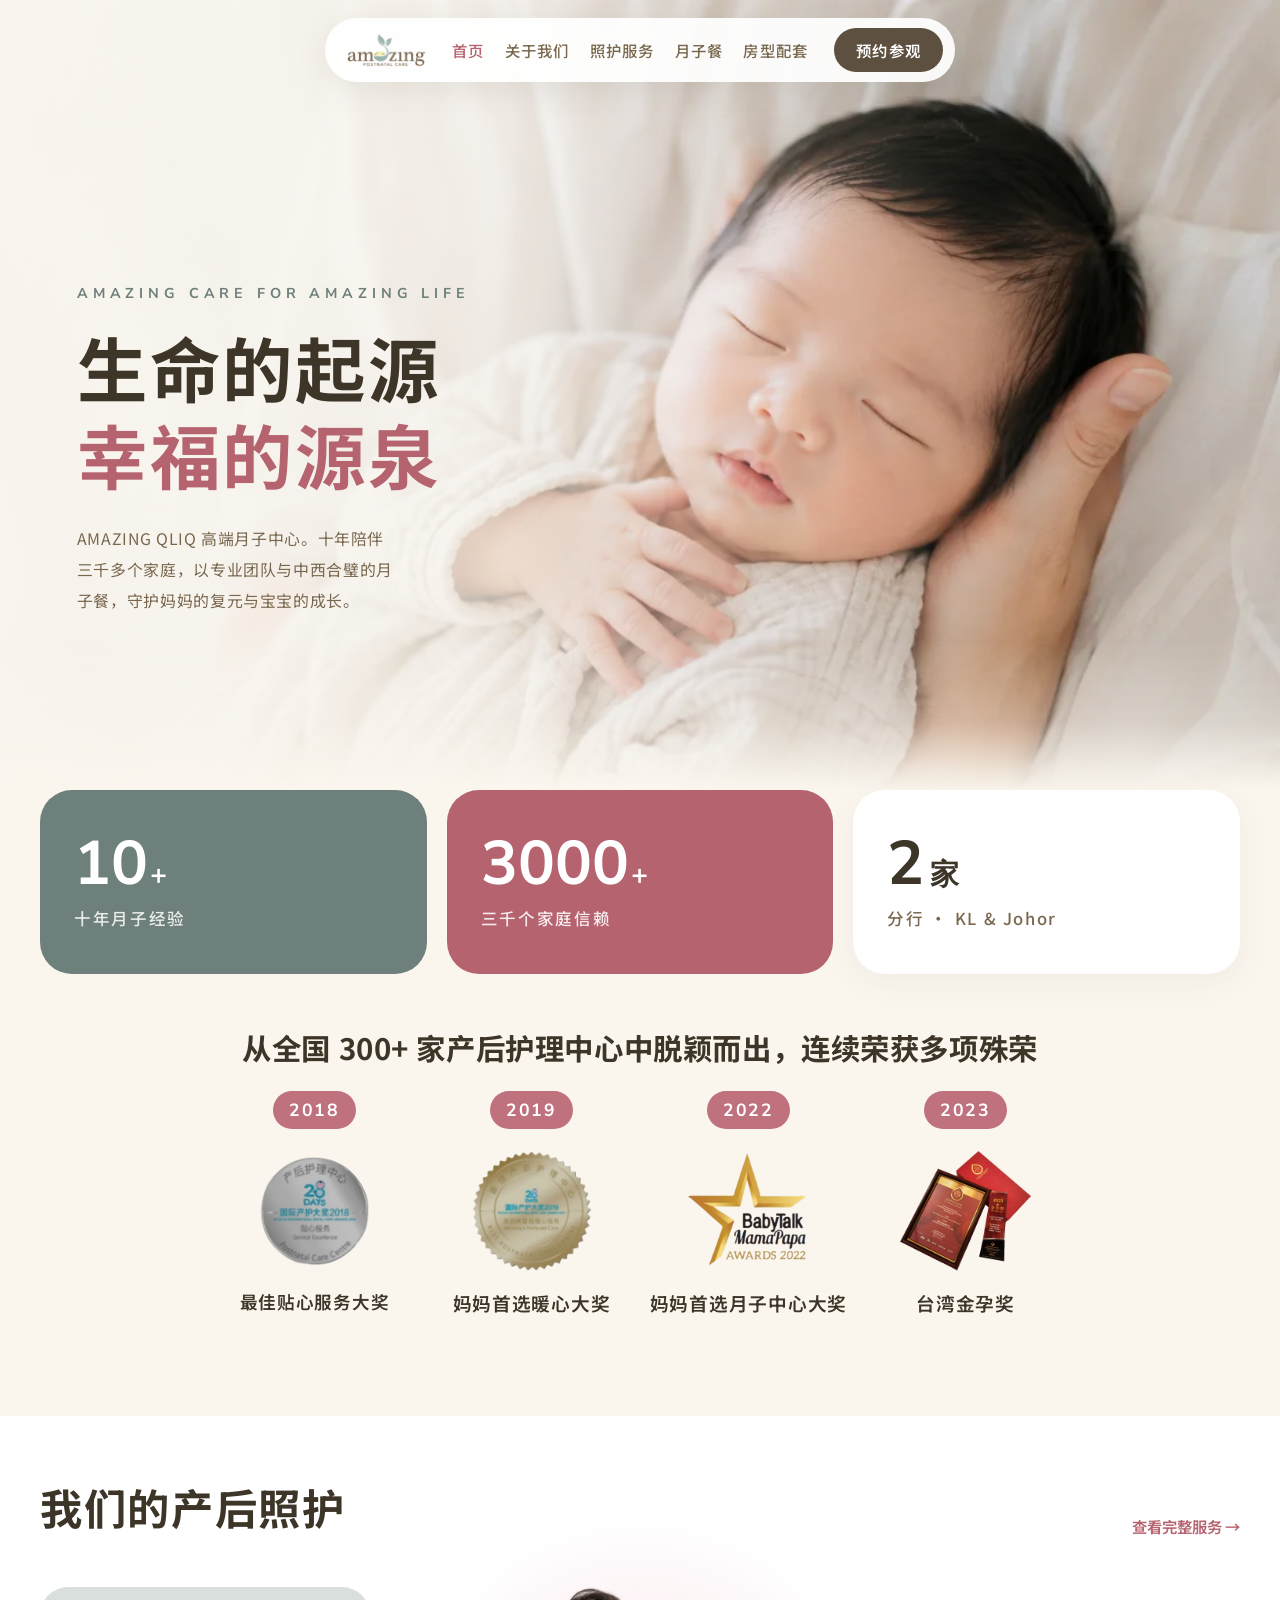
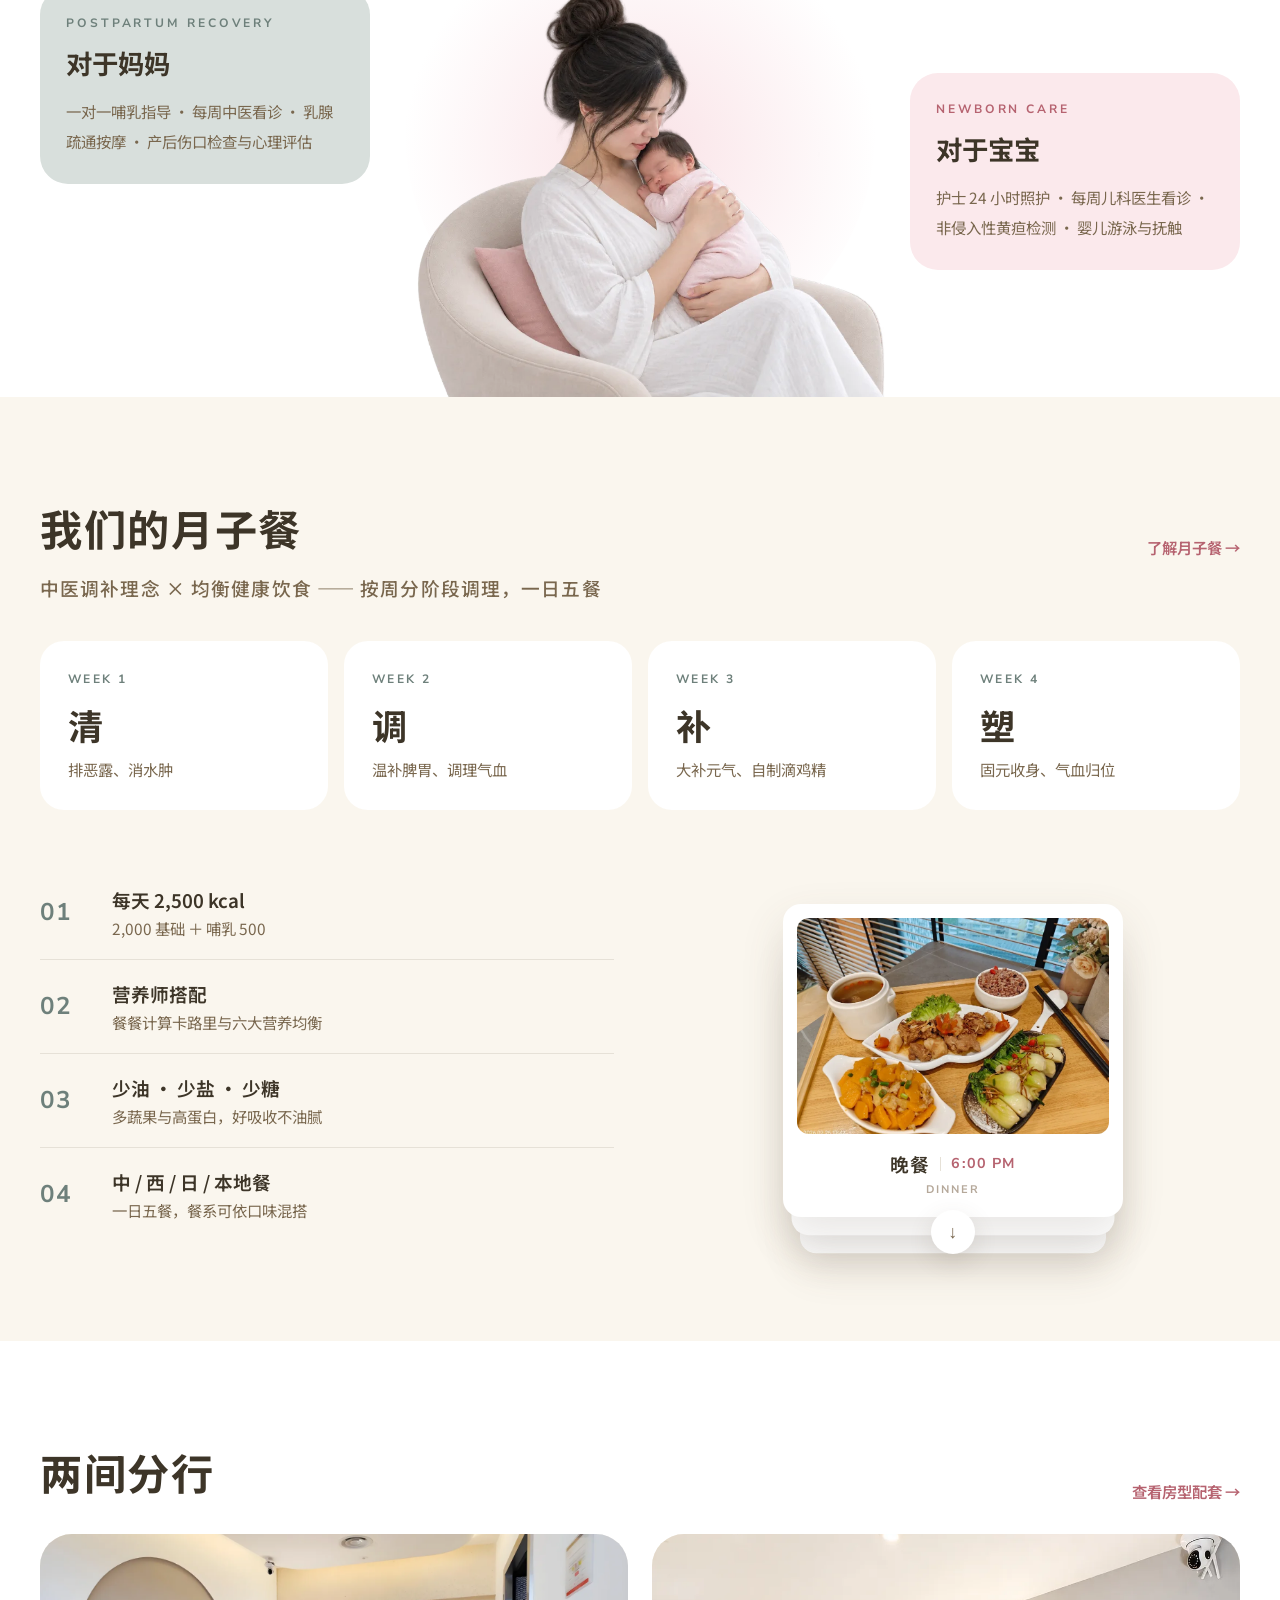
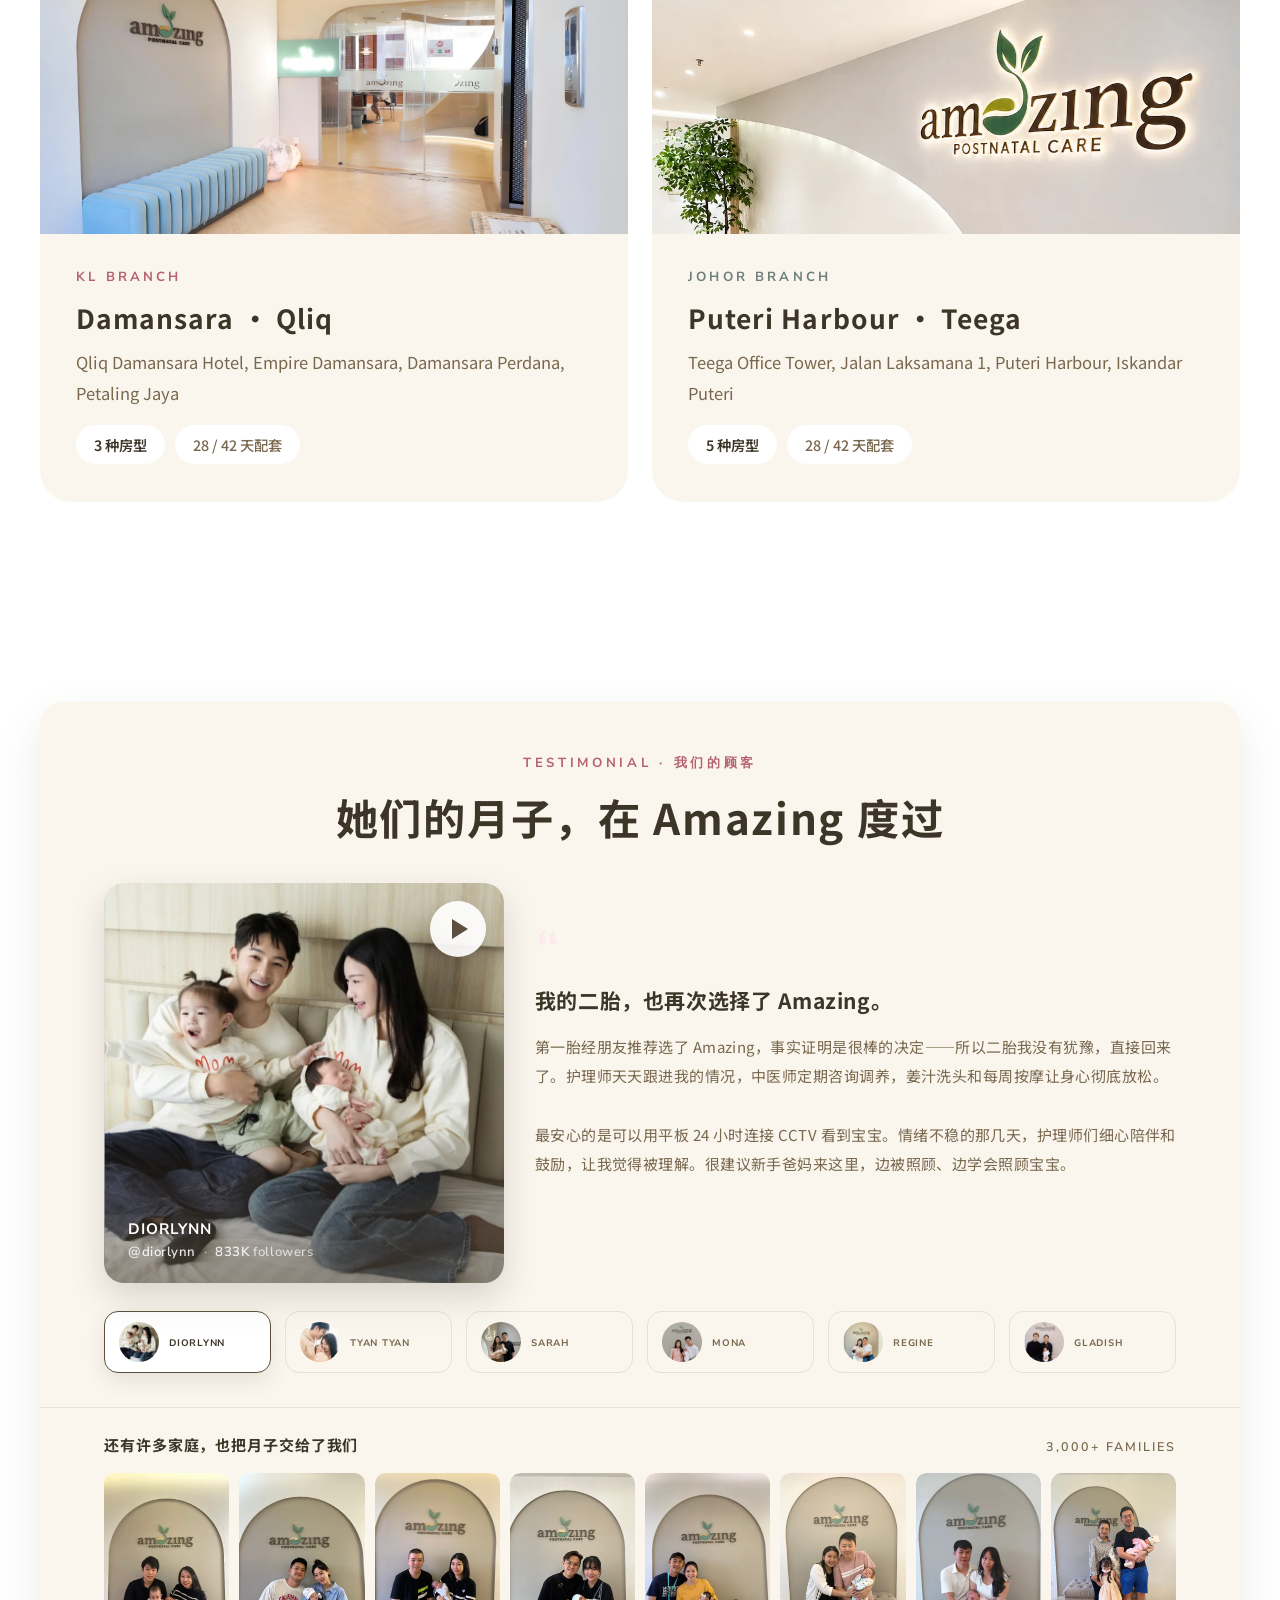
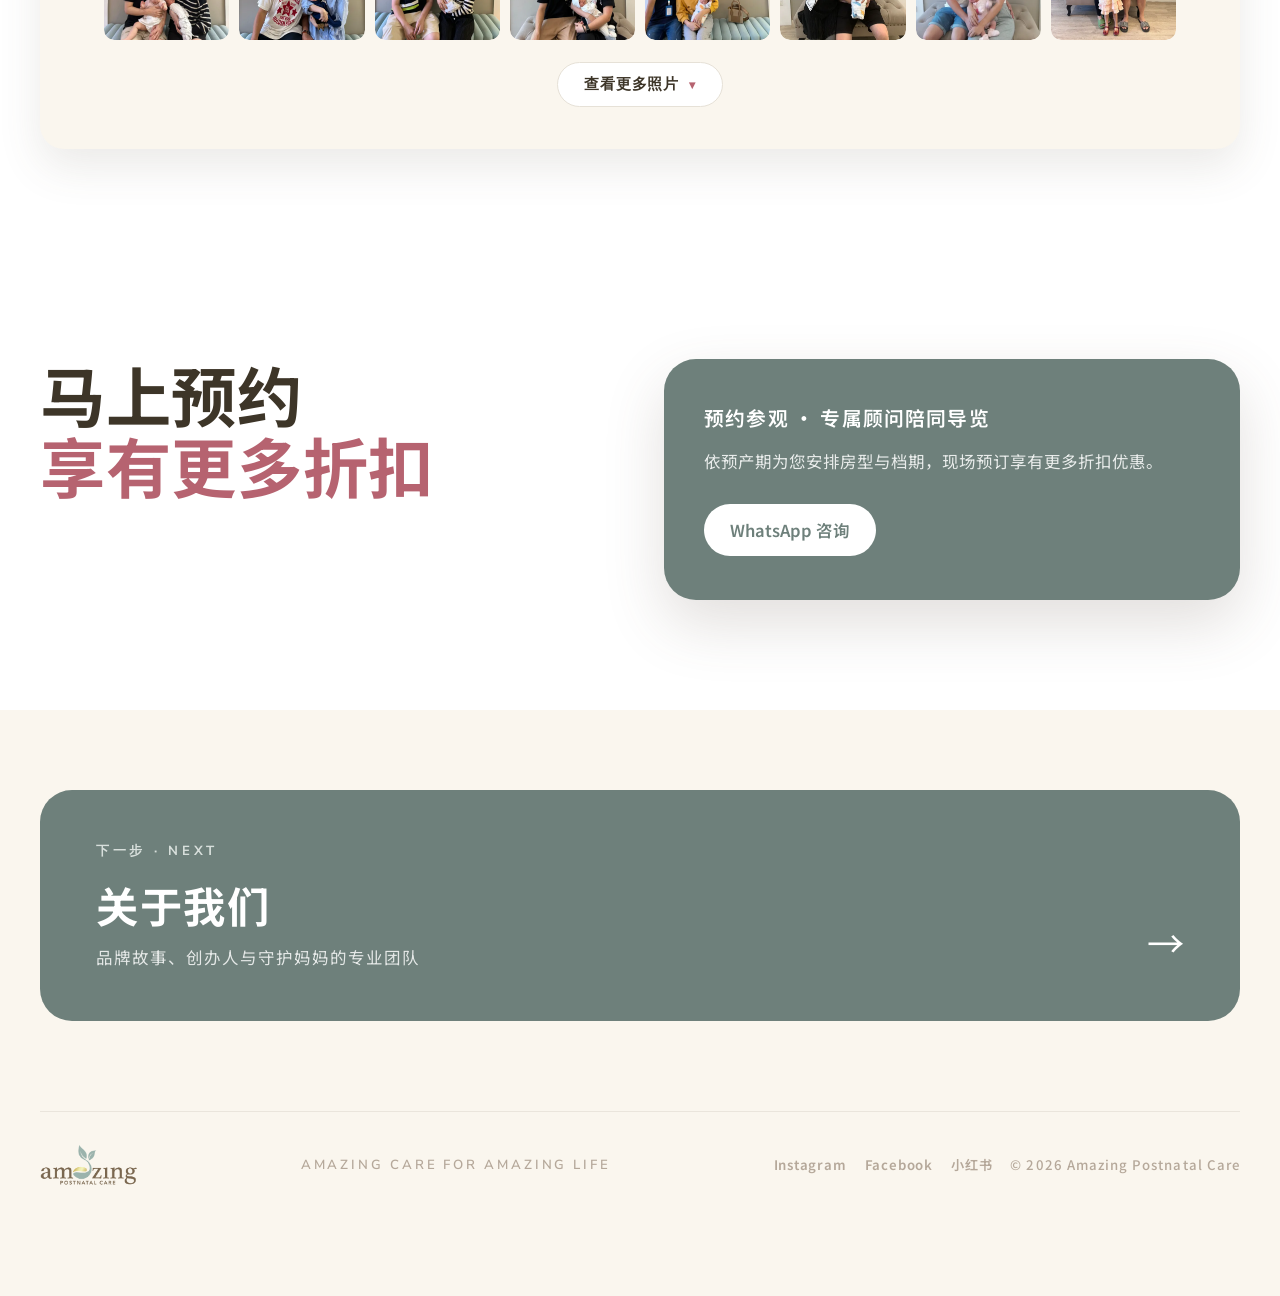
<file: index.html>
<!DOCTYPE html>
<html lang="zh-Hans">
<head>
<meta charset="utf-8">
<meta name="viewport" content="width=device-width, initial-scale=1">
<title>Amazing Postnatal Care 高端月子中心 | KL & Johor 专业产后护理</title>
<meta name="description" content="AMAZING QLIQ 高端月子中心，KL Damansara 与 Johor Puteri Harbour 两间分行。十年陪伴 3000+ 家庭，专业护理团队与中西合璧月子餐，守护妈妈复元与宝宝成长。">
<link rel="icon" href="assets/favicon.svg" type="image/svg+xml">
<link rel="icon" href="assets/favicon-32.png" sizes="32x32">
<link rel="apple-touch-icon" href="assets/favicon-180.png">
<link rel="preload" href="_ds/fonts/fzzzhongjw.ttf" as="font" type="font/ttf" crossorigin="anonymous">
<link rel="stylesheet" href="_ds/colors-and-type.css">
<link rel="stylesheet" href="_ds/styles.css">
<link rel="stylesheet" href="site.css">
<script>
(function(){var v=document.createElement("div");v.style.cssText="position:fixed;inset:0;z-index:9999;background:#faf6ee;pointer-events:none;transition:opacity 320ms cubic-bezier(.16,1,.3,1)";function m(){if(document.body)document.body.appendChild(v);else requestAnimationFrame(m);}m();function d(){v.style.opacity="0";setTimeout(function(){if(v.parentNode)v.parentNode.removeChild(v);},360);}var done=false,go=function(){if(done)return;done=true;requestAnimationFrame(function(){requestAnimationFrame(d);});};if(document.fonts&&document.fonts.ready)document.fonts.ready.then(go);setTimeout(go,2200);})();
</script>
</head>
<body data-build="v3">
<div class="page-veil" data-page-veil></div>
<header class="site-header">
  <div class="nav-pill">
    <a class="nav-logo" href="index.html" aria-label="Amazing Postnatal Care 首页"><img src="[data-uri]" alt="Amazing Postnatal Care" width="320" height="68"></a>
    <nav class="nav-links">
        <a href="index.html" aria-current="page">首页</a>
        <a href="about.html">关于我们</a>
        <a href="care.html">照护服务</a>
        <a href="meals.html">月子餐</a>
        <a href="rooms.html">房型配套</a>
    </nav>
    <a class="nav-cta" href="contact.html">预约参观</a>
    <button class="nav-burger" type="button" data-nav-toggle aria-label="打开菜单"><span></span><span></span><span></span></button>
  </div>
</header>
<div class="nav-drawer" data-nav-drawer>
  <button class="nav-drawer-close" type="button" data-nav-close aria-label="关闭菜单">&#10005;</button>
      <a href="index.html" aria-current="page">首页</a>
        <a href="about.html">关于我们</a>
        <a href="care.html">照护服务</a>
        <a href="meals.html">月子餐</a>
        <a href="rooms.html">房型配套</a>
  <a class="nav-drawer-cta" href="contact.html">预约参观</a>
</div>
<div style="background:var(--paper); color:var(--fg); font-family:var(--font-zh); overflow-x:clip">
  

  <section id="top" style="position:relative; height:100vh; min-height:620px; max-height:900px; overflow:hidden; background:var(--paper)">
    <div data-intro="1" style="position:absolute; inset:0; z-index:20; background:#faf6ee"></div>
    <div data-hero-photo-wrap="1" style="position:absolute; inset:0; overflow:hidden"><img data-hero-photo="1" fetchpriority="high" decoding="async" width="1400" height="788" src="assets/hero-baby-sleep.webp" alt="妈妈怀中安睡的新生宝宝" style="width:100%; height:100%; object-fit:cover; object-position:63% 37%; background:var(--paper); display:block"></div>
    <div data-hero-wash="1" style="position:absolute; inset:0; background:linear-gradient(90deg, rgba(250,246,238,.92) 0, rgba(250,246,238,.72) min(480px, 38%), rgba(250,246,238,.38) min(640px, 52%), rgba(250,246,238,.14) min(820px, 68%), rgba(250,246,238,0) 84%)"></div>
    <div data-hero-copy="1" style="position:absolute; inset:0; display:flex; flex-direction:column; justify-content:center; padding:0 clamp(32px,6vw,110px); max-width:820px; box-sizing:border-box">
      <div style="font-family:var(--font-en); font-size:14.3px; font-weight:700; letter-spacing:.34em; text-transform:uppercase; color:var(--brand-sage-deep)">Amazing Care For Amazing Life</div>
      <h1 style="margin:20px 0 0; font-family:var(--font-zh); font-weight:700; font-size:clamp(48.4px,5.5vw,79.2px); line-height:1.24; letter-spacing:.04em; color:var(--fg-strong)">生命的起源<br><span style="color:var(--rose-deep)">幸福的源泉</span></h1>
      <p style="margin:26px 0 0; max-width:min(318px,100%); font-size:15.9px; font-weight:400; line-height:1.95; letter-spacing:.04em; color:var(--brand-bark)">AMAZING QLIQ 高端月子中心。十年陪伴三千多个家庭，以专业团队与中西合璧的月子餐，守护妈妈的复元与宝宝的成长。</p>
    </div>

  </section>

  

  <section style="background:var(--paper); padding:0 clamp(20px,5vw,40px) 100px; position:relative; z-index:10">
    <div style="position:absolute; left:0; right:0; top:-150px; height:150px; background:linear-gradient(180deg, rgba(250,246,238,0) 0%, rgba(250,246,238,.35) 55%, rgba(250,246,238,.8) 85%, var(--paper) 100%); pointer-events:none"></div>
    
  <div style="position:relative; max-width:1240px; margin:0 auto">
      
      <div style="display:grid; grid-template-columns:repeat(auto-fit,minmax(240px,1fr)); gap:20px; margin-top:-110px">
        <div data-reveal="1" style="background:var(--brand-sage-deep); border-radius:32px; padding:44px 34px; color:#fff">
          <div data-count="10" style="font-family:var(--font-en); font-size:61.6px; font-weight:700; line-height:1">0<span style="font-size:28.6px; margin-left:2px">+</span></div>
          <div style="margin-top:10px; font-size:16.5px; font-weight:500; letter-spacing:.1em; color:rgba(255,255,255,.85)">十年月子经验</div>
        </div>
        <div data-reveal="2" style="background:var(--rose-deep); border-radius:32px; padding:44px 34px; color:#fff">
          <div data-count="3000" style="font-family:var(--font-en); font-size:61.6px; font-weight:700; line-height:1">0<span style="font-size:28.6px; margin-left:2px">+</span></div>
          <div style="margin-top:10px; font-size:16.5px; font-weight:500; letter-spacing:.1em; color:rgba(255,255,255,.88)">三千个家庭信赖</div>
        </div>
        <div data-reveal="3" style="background:#fff; border-radius:32px; padding:44px 34px; box-shadow:0 8px 32px rgba(93,80,64,.06)">
          <div data-count="2" style="font-family:var(--font-en); font-size:61.6px; font-weight:700; line-height:1; color:var(--fg-strong)">0<span style="font-size:28.6px; margin-left:6px">家</span></div>
          <div style="margin-top:10px; font-size:16.5px; font-weight:500; letter-spacing:.1em; color:var(--brand-bark)">分行 · KL &amp; Johor</div>
        </div>
      </div>
      <div data-reveal="1" style="margin-top:51px; max-width:1100px; margin-left:auto; margin-right:auto; text-align:center; font-size:clamp(24.2px,2.3vw,33px); font-weight:700; line-height:1.5; letter-spacing:.02em; color:var(--fg-strong); text-wrap:balance; white-space:normal"><span style="white-space:nowrap">从全国 300+ 家产后护理中心中脱颖而出，</span><span style="white-space:nowrap">连续荣获多项殊荣</span></div>
      <div data-reveal="1" style="margin-top:22px; margin-left:auto; margin-right:auto; max-width:860px; display:grid; grid-template-columns:repeat(auto-fit,minmax(150px,1fr)); gap:8px; align-items:start">
        <div style="display:flex; flex-direction:column; align-items:center; text-align:center">
          <div style="background:var(--rose); color:#fff; border-radius:999px; padding:7px 16px; font-family:var(--font-en); font-size:17.6px; font-weight:700; letter-spacing:.1em">2018</div>
          <div style="height:120px; display:flex; align-items:center; justify-content:center; margin:22px 0 18px"><img width="287" height="285" loading="lazy" decoding="async" src="assets/award-2018.webp" alt="2018 最佳贴心服务大奖" style="max-height:120px; max-width:100%; object-fit:contain; display:block"></div>
          <div style="font-size:17.6px; font-weight:600; letter-spacing:.04em; color:var(--fg-strong)">最佳贴心服务大奖</div>
        </div>
        <div style="display:flex; flex-direction:column; align-items:center; text-align:center">
          <div style="background:var(--rose); color:#fff; border-radius:999px; padding:7px 16px; font-family:var(--font-en); font-size:17.6px; font-weight:700; letter-spacing:.1em">2019</div>
          <div style="height:120px; display:flex; align-items:center; justify-content:center; margin:22px 0 18px"><img width="285" height="285" loading="lazy" decoding="async" src="assets/award-2019.webp" alt="2019 妈妈首选暖心大奖" style="max-height:120px; max-width:100%; object-fit:contain; display:block"></div>
          <div style="font-size:18.7px; font-weight:600; letter-spacing:.04em; color:var(--fg-strong)">妈妈首选暖心大奖</div>
        </div>
        <div style="display:flex; flex-direction:column; align-items:center; text-align:center">
          <div style="background:var(--rose); color:#fff; border-radius:999px; padding:7px 16px; font-family:var(--font-en); font-size:17.6px; font-weight:700; letter-spacing:.1em">2022</div>
          <div style="height:120px; display:flex; align-items:center; justify-content:center; margin:22px 0 18px"><img width="394" height="334" loading="lazy" decoding="async" src="assets/award-2022.webp" alt="2022 妈妈首选月子中心大奖" style="max-height:120px; max-width:100%; object-fit:contain; display:block"></div>
          <div style="font-size:18.7px; font-weight:600; letter-spacing:.04em; color:var(--fg-strong)">妈妈首选月子中心大奖</div>
        </div>
        <div style="display:flex; flex-direction:column; align-items:center; text-align:center">
          <div style="background:var(--rose); color:#fff; border-radius:999px; padding:7px 16px; font-family:var(--font-en); font-size:17.6px; font-weight:700; letter-spacing:.1em">2023</div>
          <div style="height:120px; display:flex; align-items:center; justify-content:center; margin:22px 0 18px"><img width="334" height="304" loading="lazy" decoding="async" src="assets/award-2023.webp" alt="2023 台湾金孕奖" style="max-height:120px; max-width:100%; object-fit:contain; display:block"></div>
          <div style="font-size:18.7px; font-weight:600; letter-spacing:.04em; color:var(--fg-strong)">台湾金孕奖</div>
        </div>
      </div>
      </div>
    </section><section style="background:#fff; padding:60px clamp(20px,5vw,40px)">
    <div style="max-width:1240px; margin:0 auto">
      <div data-reveal="1" style="display:flex; align-items:flex-end; justify-content:space-between; gap:32px; margin-bottom:20px; flex-wrap:wrap">
        <h2 style="margin:0; font-weight:700; font-size:clamp(33px,3.3vw,46.2px); letter-spacing:.04em; color:var(--fg-strong)">我们的产后照护</h2>
        <a href="care.html" style="font-size:15.4px; font-weight:600; color:var(--rose-deep)">查看完整服务 →</a>
      </div>
      <div style="position:relative; height:380px">
        <div style="position:absolute; left:50%; bottom:-30px; width:min(44%,470px); aspect-ratio:1; border-radius:50%; background:radial-gradient(circle at 50% 55%, var(--rose-blush) 0%, rgba(250,246,238,0) 68%); transform:translateX(-50%); animation:glow 7s ease-in-out infinite; opacity:.7"></div>
        <a data-care="mama" href="care.html" data-par="0.08" style="position:absolute; left:0; top:30px; z-index:1; width:min(30%,330px); box-sizing:border-box; display:block; background:var(--brand-sage-mist); border-radius:28px; padding:28px 26px; transition:transform 520ms var(--ease), box-shadow 520ms var(--ease)">
          <div style="font-family:var(--font-en); font-size:12.1px; font-weight:700; letter-spacing:.24em; text-transform:uppercase; color:var(--brand-sage-deep)">Postpartum Recovery</div>
          <h3 style="margin:12px 0 14px; font-weight:700; font-size:26.4px; color:var(--fg-strong)">对于妈妈</h3>
          <p style="margin:0; font-size:15.4px; font-weight:400; line-height:1.95; color:var(--brand-bark)">一对一哺乳指导 · 每周中医看诊 · 乳腺疏通按摩 · 产后伤口检查与心理评估</p>
        </a>
        <a data-care="baby" href="care.html" data-par="-0.08" style="position:absolute; right:0; top:116px; z-index:1; width:min(30%,330px); box-sizing:border-box; display:block; background:var(--rose-petal); border-radius:28px; padding:28px 26px; transition:transform 520ms var(--ease), box-shadow 520ms var(--ease)">
          <div style="font-family:var(--font-en); font-size:12.1px; font-weight:700; letter-spacing:.24em; text-transform:uppercase; color:var(--rose-deep)">Newborn Care</div>
          <h3 style="margin:12px 0 14px; font-weight:700; font-size:26.4px; color:var(--fg-strong)">对于宝宝</h3>
          <p style="margin:0; font-size:15.4px; font-weight:400; line-height:1.95; color:var(--brand-bark)">护士 24 小时照护 · 每周儿科医生看诊 · 非侵入性黄疸检测 · 婴儿游泳与抚触</p>
        </a>
        <div data-line="mama" style="position:absolute; left:min(30%,330px); top:120px; width:calc(50% - min(30%,330px) - 96px); height:1px; background:var(--brand-sage-deep); z-index:4; transform:scaleX(0); transform-origin:100% 50%; transition:transform 460ms var(--ease); pointer-events:none">
          <div style="position:absolute; left:-4px; top:-4px; width:9px; height:9px; border-radius:50%; background:var(--brand-sage-deep)"></div>
        </div>
        <div data-line="baby" style="position:absolute; right:min(30%,330px); top:214px; width:calc(50% - min(30%,330px) - 96px); height:1px; background:var(--rose-deep); z-index:4; transform:scaleX(0); transform-origin:0% 50%; transition:transform 460ms var(--ease); pointer-events:none">
          <div style="position:absolute; right:-4px; top:-4px; width:9px; height:9px; border-radius:50%; background:var(--rose-deep)"></div>
        </div>
        <div data-par="0.03" style="position:absolute; left:50%; bottom:-60px; transform:translateX(-50%); z-index:3; width:min(56%,620px); pointer-events:none">
          <img width="1100" height="733" decoding="async" fetchpriority="high" data-care-img="1" src="assets/care-photo.webp" alt="妈妈怀抱新生宝宝" style="width:100%; display:block; transition:transform 620ms var(--ease)">
          <div data-hot="mama" style="position:absolute; left:28%; top:0; width:30%; height:54%; pointer-events:auto; cursor:pointer"></div>
          <div data-hot="baby" style="position:absolute; left:45%; top:30%; width:28%; height:52%; pointer-events:auto; cursor:pointer"></div>
        </div>
      </div>
    </div>
  </section>

  <section style="background:var(--paper); padding:100px clamp(20px,5vw,40px)">
    <div style="max-width:1240px; margin:0 auto">
      <div data-reveal="1" style="display:flex; align-items:flex-end; justify-content:space-between; gap:32px; margin-bottom:16px; flex-wrap:wrap">
        <h2 style="margin:0; font-weight:700; font-size:clamp(33px,3.3vw,46.2px); letter-spacing:.04em; color:var(--fg-strong)">我们的月子餐</h2>
        <a href="meals.html" style="font-size:15.4px; font-weight:600; color:var(--rose-deep)">了解月子餐 →</a>
      </div>
      <p data-reveal="1" style="margin:0 0 40px; font-size:18.7px; font-weight:500; letter-spacing:.06em; color:var(--brand-bark)">中医调补理念 × 均衡健康饮食 —— 按周分阶段调理，一日五餐</p>

      <div style="display:grid; grid-template-columns:repeat(auto-fit,minmax(210px,1fr)); gap:16px">
        <a data-step="0" href="meals.html" style="display:block; background:#fff; border-radius:24px; padding:30px 28px; transition:all 500ms var(--ease)">
          <div style="font-family:var(--font-en); font-size:12.1px; font-weight:700; letter-spacing:.2em; color:var(--brand-sage-deep)">WEEK 1</div>
          <div style="margin:12px 0 8px; font-size:35.2px; font-weight:700; color:var(--fg-strong)">清</div>
          <div style="font-size:15.4px; font-weight:400; color:var(--brand-bark)">排恶露、消水肿</div>
        </a>
        <a data-step="1" href="meals.html" style="display:block; background:#fff; border-radius:24px; padding:30px 28px; transition:all 500ms var(--ease)">
          <div style="font-family:var(--font-en); font-size:12.1px; font-weight:700; letter-spacing:.2em; color:var(--brand-sage-deep)">WEEK 2</div>
          <div style="margin:12px 0 8px; font-size:35.2px; font-weight:700; color:var(--fg-strong)">调</div>
          <div style="font-size:15.4px; font-weight:400; color:var(--brand-bark)">温补脾胃、调理气血</div>
        </a>
        <a data-step="2" href="meals.html" style="display:block; background:#fff; border-radius:24px; padding:30px 28px; transition:all 500ms var(--ease)">
          <div style="font-family:var(--font-en); font-size:12.1px; font-weight:700; letter-spacing:.2em; color:var(--brand-sage-deep)">WEEK 3</div>
          <div style="margin:12px 0 8px; font-size:35.2px; font-weight:700; color:var(--fg-strong)">补</div>
          <div style="font-size:15.4px; font-weight:400; color:var(--brand-bark)">大补元气、自制滴鸡精</div>
        </a>
        <a data-step="3" href="meals.html" style="display:block; background:#fff; border-radius:24px; padding:30px 28px; transition:all 500ms var(--ease)">
          <div style="font-family:var(--font-en); font-size:12.1px; font-weight:700; letter-spacing:.2em; color:var(--brand-sage-deep)">WEEK 4</div>
          <div style="margin:12px 0 8px; font-size:35.2px; font-weight:700; color:var(--fg-strong)">塑</div>
          <div style="font-size:15.4px; font-weight:400; color:var(--brand-bark)">固元收身、气血归位</div>
        </a>
      </div>

      <div data-reveal="1" style="height:56px"></div>
      <div data-reveal="1" style="display:grid; grid-template-columns:repeat(auto-fit,minmax(max(calc(50% - 28px),min(320px,100%)),1fr)); gap:clamp(32px,4vw,56px); align-items:center">
        <div>
          <div style="display:flex; align-items:center; gap:16px; padding:20px 0; border-bottom:1px solid var(--stone)">
            <div style="font-family:var(--font-en); font-size:24.2px; font-weight:700; letter-spacing:.06em; color:var(--brand-sage-deep); min-width:56px">01</div>
            <div><div style="font-size:18.7px; font-weight:600; color:var(--fg-strong)">每天 2,500 kcal</div><div style="margin-top:4px; font-size:15.4px; font-weight:400; color:var(--brand-bark)">2,000 基础 ＋ 哺乳 500</div></div>
          </div>
          <div style="display:flex; align-items:center; gap:16px; padding:20px 0; border-bottom:1px solid var(--stone)">
            <div style="font-family:var(--font-en); font-size:24.2px; font-weight:700; letter-spacing:.06em; color:var(--brand-sage-deep); min-width:56px">02</div>
            <div><div style="font-size:18.7px; font-weight:600; color:var(--fg-strong)">营养师搭配</div><div style="margin-top:4px; font-size:15.4px; font-weight:400; color:var(--brand-bark)">餐餐计算卡路里与六大营养均衡</div></div>
          </div>
          <div style="display:flex; align-items:center; gap:16px; padding:20px 0; border-bottom:1px solid var(--stone)">
            <div style="font-family:var(--font-en); font-size:24.2px; font-weight:700; letter-spacing:.06em; color:var(--brand-sage-deep); min-width:56px">03</div>
            <div><div style="font-size:18.7px; font-weight:600; color:var(--fg-strong)">少油 · 少盐 · 少糖</div><div style="margin-top:4px; font-size:15.4px; font-weight:400; color:var(--brand-bark)">多蔬果与高蛋白，好吸收不油腻</div></div>
          </div>
          <div style="display:flex; align-items:center; gap:16px; padding:20px 0">
            <div style="font-family:var(--font-en); font-size:24.2px; font-weight:700; letter-spacing:.06em; color:var(--brand-sage-deep); min-width:56px">04</div>
            <div><div style="font-size:18.7px; font-weight:600; color:var(--fg-strong)">中 / 西 / 日 / 本地餐</div><div style="margin-top:4px; font-size:15.4px; font-weight:400; color:var(--brand-bark)">一日五餐，餐系可依口味混搭</div></div>
          </div>
        </div>
        <div data-meal-stack="1" style="position:relative; height:298px; margin-top:0px; padding-bottom:64px">
          <div data-meal="0" style="position:absolute; left:50%; top:0; width:min(78%,340px); background:#fff; border-radius:18px; padding:14px 14px 0; box-shadow:0 18px 44px rgba(93,80,64,.14); transform:translateX(-50%); transition:transform 760ms var(--ease), opacity 760ms var(--ease)">
            <div style="height:216px; border-radius:12px; overflow:hidden"><img width="900" height="675" loading="lazy" decoding="async" src="assets/meal-breakfast.webp" alt="早餐" style="width:100%; height:100%; object-fit:cover; display:block"></div>
            <div style="padding:16px 6px 20px; text-align:center">
              <div style="display:flex; align-items:center; justify-content:center; gap:10px"><div style="font-size:18.7px; font-weight:600; letter-spacing:.06em; color:var(--fg-strong)">早餐</div><div style="width:1px; height:14px; background:var(--stone)"></div><div style="font-family:var(--font-en); font-size:14.3px; font-weight:700; letter-spacing:.08em; color:var(--rose-deep)">9:00 AM</div></div>
              <div style="margin-top:5px; font-family:var(--font-en); font-size:11px; font-weight:700; letter-spacing:.18em; color:var(--taupe)">BREAKFAST</div>
            </div>
          </div>
          <div data-meal="1" style="position:absolute; left:50%; top:0; width:min(78%,340px); background:#fff; border-radius:18px; padding:14px 14px 0; box-shadow:0 18px 44px rgba(93,80,64,.14); transform:translateX(-50%); transition:transform 760ms var(--ease), opacity 760ms var(--ease)">
            <div style="height:216px; border-radius:12px; overflow:hidden"><img width="900" height="1200" loading="lazy" decoding="async" src="assets/meal-lunch.webp" alt="午餐" style="width:100%; height:100%; object-fit:cover; display:block"></div>
            <div style="padding:16px 6px 20px; text-align:center">
              <div style="display:flex; align-items:center; justify-content:center; gap:10px"><div style="font-size:18.7px; font-weight:600; letter-spacing:.06em; color:var(--fg-strong)">午餐</div><div style="width:1px; height:14px; background:var(--stone)"></div><div style="font-family:var(--font-en); font-size:14.3px; font-weight:700; letter-spacing:.08em; color:var(--rose-deep)">12:00 PM</div></div>
              <div style="margin-top:5px; font-family:var(--font-en); font-size:11px; font-weight:700; letter-spacing:.18em; color:var(--taupe)">LUNCH</div>
            </div>
          </div>
          <div data-meal="2" style="position:absolute; left:50%; top:0; width:min(78%,340px); background:#fff; border-radius:18px; padding:14px 14px 0; box-shadow:0 18px 44px rgba(93,80,64,.14); transform:translateX(-50%); transition:transform 760ms var(--ease), opacity 760ms var(--ease)">
            <div style="height:216px; border-radius:12px; overflow:hidden"><img width="900" height="1200" loading="lazy" decoding="async" src="assets/meal-tea.webp" alt="下午茶" style="width:100%; height:100%; object-fit:cover; display:block"></div>
            <div style="padding:16px 6px 20px; text-align:center">
              <div style="display:flex; align-items:center; justify-content:center; gap:10px"><div style="font-size:18.7px; font-weight:600; letter-spacing:.06em; color:var(--fg-strong)">下午茶</div><div style="width:1px; height:14px; background:var(--stone)"></div><div style="font-family:var(--font-en); font-size:14.3px; font-weight:700; letter-spacing:.08em; color:var(--rose-deep)">3:00 PM</div></div>
              <div style="margin-top:5px; font-family:var(--font-en); font-size:11px; font-weight:700; letter-spacing:.18em; color:var(--taupe)">AFTERNOON TEA</div>
            </div>
          </div>
          <div data-meal="3" style="position:absolute; left:50%; top:0; width:min(78%,340px); background:#fff; border-radius:18px; padding:14px 14px 0; box-shadow:0 18px 44px rgba(93,80,64,.14); transform:translateX(-50%); transition:transform 760ms var(--ease), opacity 760ms var(--ease)">
            <div style="height:216px; border-radius:12px; overflow:hidden"><img width="900" height="675" loading="lazy" decoding="async" src="assets/meal-dinner.webp" alt="晚餐" style="width:100%; height:100%; object-fit:cover; display:block"></div>
            <div style="padding:16px 6px 20px; text-align:center">
              <div style="display:flex; align-items:center; justify-content:center; gap:10px"><div style="font-size:18.7px; font-weight:600; letter-spacing:.06em; color:var(--fg-strong)">晚餐</div><div style="width:1px; height:14px; background:var(--stone)"></div><div style="font-family:var(--font-en); font-size:14.3px; font-weight:700; letter-spacing:.08em; color:var(--rose-deep)">6:00 PM</div></div>
              <div style="margin-top:5px; font-family:var(--font-en); font-size:11px; font-weight:700; letter-spacing:.18em; color:var(--taupe)">DINNER</div>
            </div>
          </div>
          <div data-meal="4" style="position:absolute; left:50%; top:0; width:min(78%,340px); background:#fff; border-radius:18px; padding:14px 14px 0; box-shadow:0 18px 44px rgba(93,80,64,.14); transform:translateX(-50%); transition:transform 760ms var(--ease), opacity 760ms var(--ease)">
            <div style="height:216px; border-radius:12px; overflow:hidden"><img width="730" height="911" loading="lazy" decoding="async" src="assets/meal-soup.webp" alt="滋补汤" style="width:100%; height:100%; object-fit:cover; display:block"></div>
            <div style="padding:16px 6px 20px; text-align:center">
              <div style="display:flex; align-items:center; justify-content:center; gap:10px"><div style="font-size:18.7px; font-weight:600; letter-spacing:.06em; color:var(--fg-strong)">滋补汤</div><div style="width:1px; height:14px; background:var(--stone)"></div><div style="font-family:var(--font-en); font-size:14.3px; font-weight:700; letter-spacing:.08em; color:var(--rose-deep)">7:00 PM</div></div>
              <div style="margin-top:5px; font-family:var(--font-en); font-size:11px; font-weight:700; letter-spacing:.18em; color:var(--taupe)">HERBAL SOUP</div>
            </div>
          </div>
          <div style="position:absolute; left:50%; bottom:-52px; transform:translateX(-50%); z-index:20">
            <button type="button" data-meal-nav="next" aria-label="下一张餐卡" style="border:none; cursor:pointer; width:44px; height:44px; border-radius:50%; background:#fff; box-shadow:0 8px 24px rgba(93,80,64,.14); color:var(--brand-bark); font-size:18px">↓</button>
          </div>
        </div>
      </div>
    </div>
  </section>

  <section style="background:#fff; padding:100px clamp(20px,5vw,40px)">
    <div style="max-width:1240px; margin:0 auto">
      <div data-reveal="1" style="display:flex; align-items:flex-end; justify-content:space-between; gap:32px; margin-bottom:32px; flex-wrap:wrap">
        <h2 style="margin:0; font-weight:700; font-size:clamp(33px,3.3vw,46.2px); letter-spacing:.04em; color:var(--fg-strong)">两间分行</h2>
        <a href="rooms.html" style="font-size:15.4px; font-weight:600; color:var(--rose-deep)">查看房型配套 →</a>
      </div>
      <div style="display:grid; grid-template-columns:repeat(auto-fit,minmax(max(calc(50% - 12px),min(320px,100%)),1fr)); gap:24px">
        <a data-reveal="1" href="rooms.html" style="display:block; background:var(--paper); border-radius:32px; overflow:hidden; transition:all 300ms var(--ease)">
          <div style="height:300px"><img width="1600" height="1600" loading="lazy" decoding="async" src="assets/branch-kl.webp" alt="KL Damansara 分行入口" style="width:100%; height:100%; object-fit:cover; display:block"></div>
          <div style="padding:34px 36px 38px">
            <div style="font-family:var(--font-en); font-size:13.2px; font-weight:700; letter-spacing:.24em; text-transform:uppercase; color:var(--rose-deep)">KL Branch</div>
            <h3 style="margin:12px 0 10px; font-weight:700; font-size:26.4px; letter-spacing:.04em; color:var(--fg-strong)">Damansara · Qliq</h3>
            <p style="margin:0 0 16px; font-size:16.5px; font-weight:400; line-height:1.9; color:var(--brand-bark)">Qliq Damansara Hotel, Empire Damansara, Damansara Perdana, Petaling Jaya</p>
            <div style="display:flex; gap:10px; flex-wrap:wrap">
              <span style="background:#fff; border-radius:999px; padding:9px 18px; font-size:14.3px; font-weight:600; color:var(--fg-strong)">3 种房型</span>
              <span style="background:#fff; border-radius:999px; padding:9px 18px; font-size:14.3px; font-weight:500; color:var(--brand-bark)">28 / 42 天配套</span>
            </div>
          </div>
        </a>
        <a data-reveal="2" href="rooms.html" style="display:block; background:var(--paper); border-radius:32px; overflow:hidden; transition:all 300ms var(--ease)">
          <div style="height:300px"><img width="1086" height="1448" loading="lazy" decoding="async" src="assets/branch-jb.webp" alt="Johor Puteri Harbour 分行入口" style="width:100%; height:100%; object-fit:cover; object-position:center 25%; display:block"></div>
          <div style="padding:34px 36px 38px">
            <div style="font-family:var(--font-en); font-size:13.2px; font-weight:700; letter-spacing:.24em; text-transform:uppercase; color:var(--brand-sage-deep)">Johor Branch</div>
            <h3 style="margin:12px 0 10px; font-weight:700; font-size:26.4px; letter-spacing:.04em; color:var(--fg-strong)">Puteri Harbour · Teega</h3>
            <p style="margin:0 0 16px; font-size:16.5px; font-weight:400; line-height:1.9; color:var(--brand-bark)">Teega Office Tower, Jalan Laksamana 1, Puteri Harbour, Iskandar Puteri</p>
            <div style="display:flex; gap:10px; flex-wrap:wrap">
              <span style="background:#fff; border-radius:999px; padding:9px 18px; font-size:14.3px; font-weight:600; color:var(--fg-strong)">5 种房型</span>
              <span style="background:#fff; border-radius:999px; padding:9px 18px; font-size:14.3px; font-weight:500; color:var(--brand-bark)">28 / 42 天配套</span>
            </div>
          </div>
        </a>
      </div>
    </div>
  </section>

  <section style="background:#fff; padding:100px clamp(20px,5vw,40px)">
    <div data-reveal="1" style="max-width:1240px; margin:0 auto; background:var(--paper); border-radius:24px; overflow:hidden; box-shadow:0 18px 44px rgba(93,80,64,.12)">
      <div style="padding:clamp(36px,4.5vw,52px) clamp(24px,5vw,64px) 0; text-align:center">
        <div style="font-family:var(--font-en); font-size:13.2px; font-weight:700; letter-spacing:.28em; text-transform:uppercase; color:var(--rose-deep)">Testimonial · 我们的顾客</div>
        <h2 style="margin:14px 0 0; font-weight:700; font-size:clamp(33px,3.3vw,46.2px); letter-spacing:.04em; color:var(--fg-strong)">她们的月子，在 Amazing 度过</h2>
      </div>
      <div style="padding:clamp(24px,3vw,36px) clamp(24px,5vw,64px) 0">
        <div data-tm-panel="0" class="is-active" style="flex-wrap:wrap; gap:clamp(20px,2.4vw,31px); align-items:center">
          <button type="button" data-yt="yJuAWMj8e9s" aria-label="观看 DIORLYNN 的专访影片" style="position:relative; display:block; padding:0; border:none; background:none; cursor:pointer; border-radius:20px; overflow:hidden; box-shadow:0 14px 34px rgba(93,80,64,.2); flex:0 1 400px; min-width:280px">
            <img loading="lazy" decoding="async" width="820" height="820" src="assets/infl-diorlynn-opt.webp" alt="DIORLYNN 与家人在 Amazing 月子中心" style="width:100%; aspect-ratio:1/1; object-fit:cover; display:block">
            <span style="position:absolute; inset:auto 0 0 0; height:46%; background:linear-gradient(to top, rgba(93,80,64,.62), rgba(93,80,64,0))"></span>
            <span style="position:absolute; top:18px; right:18px; width:56px; height:56px; border-radius:50%; background:rgba(255,255,255,.92); box-shadow:0 10px 26px rgba(93,80,64,.28); display:flex; align-items:center; justify-content:center">
              <span style="width:0; height:0; margin-left:4px; border-style:solid; border-width:10px 0 10px 16px; border-color:transparent transparent transparent var(--brand-bark-deep)"></span>
            </span>
            <span style="position:absolute; left:24px; right:24px; bottom:22px; display:flex; flex-direction:column; gap:4px; text-align:left">
              <span style="font-family:var(--font-en); font-size:15.2px; font-weight:700; letter-spacing:.06em; color:#fff">DIORLYNN</span>
              <span style="display:flex; align-items:center; gap:8px; font-family:var(--font-en); font-size:13.2px; font-weight:600; letter-spacing:.04em; color:rgba(255,255,255,.88)"><span>@diorlynn</span><span style="opacity:.55">·</span><span>833K<span style="margin-left:4px; font-weight:500; opacity:.8">followers</span></span></span>
            </span>
          </button>
          <div style="flex:1 1 340px; min-width:0; min-height:300px">
            <div style="font-family:var(--font-en); font-size:64px; line-height:.7; color:var(--rose-petal)">&ldquo;</div>
            <h3 style="margin:6px 0 0; font-size:21px; font-weight:700; line-height:1.6; letter-spacing:.03em; color:var(--fg-strong); text-wrap:pretty">我的二胎，也再次选择了 Amazing。</h3>
            <p style="margin:14px 0 0; font-size:15px; font-weight:400; line-height:1.95; letter-spacing:.03em; color:var(--brand-bark); text-wrap:pretty; white-space:pre-line">第一胎经朋友推荐选了 Amazing，事实证明是很棒的决定——所以二胎我没有犹豫，直接回来了。护理师天天跟进我的情况，中医师定期咨询调养，姜汁洗头和每周按摩让身心彻底放松。

最安心的是可以用平板 24 小时连接 CCTV 看到宝宝。情绪不稳的那几天，护理师们细心陪伴和鼓励，让我觉得被理解。很建议新手爸妈来这里，边被照顾、边学会照顾宝宝。</p>
          </div>
        </div>
        <div data-tm-panel="1" style="flex-wrap:wrap; gap:clamp(20px,2.4vw,31px); align-items:center">
          <button type="button" data-yt="QxCJxH8mtOY" aria-label="观看 TYAN TYAN 的专访影片" style="position:relative; display:block; padding:0; border:none; background:none; cursor:pointer; border-radius:20px; overflow:hidden; box-shadow:0 14px 34px rgba(93,80,64,.2); flex:0 1 400px; min-width:280px">
            <img loading="lazy" decoding="async" width="820" height="820" src="assets/infl-tyantyan-opt.webp" alt="TYAN TYAN 与家人在 Amazing 月子中心" style="width:100%; aspect-ratio:1/1; object-fit:cover; display:block">
            <span style="position:absolute; inset:auto 0 0 0; height:46%; background:linear-gradient(to top, rgba(93,80,64,.62), rgba(93,80,64,0))"></span>
            <span style="position:absolute; top:18px; right:18px; width:56px; height:56px; border-radius:50%; background:rgba(255,255,255,.92); box-shadow:0 10px 26px rgba(93,80,64,.28); display:flex; align-items:center; justify-content:center">
              <span style="width:0; height:0; margin-left:4px; border-style:solid; border-width:10px 0 10px 16px; border-color:transparent transparent transparent var(--brand-bark-deep)"></span>
            </span>
            <span style="position:absolute; left:24px; right:24px; bottom:22px; display:flex; flex-direction:column; gap:4px; text-align:left">
              <span style="font-family:var(--font-en); font-size:15.2px; font-weight:700; letter-spacing:.06em; color:#fff">TYAN TYAN</span>
              <span style="display:flex; align-items:center; gap:8px; font-family:var(--font-en); font-size:13.2px; font-weight:600; letter-spacing:.04em; color:rgba(255,255,255,.88)"><span>@tyantyan1105__</span><span style="opacity:.55">·</span><span>85K<span style="margin-left:4px; font-weight:500; opacity:.8">followers</span></span></span>
            </span>
          </button>
          <div style="flex:1 1 340px; min-width:0; min-height:300px">
            <div style="font-family:var(--font-en); font-size:64px; line-height:.7; color:var(--rose-petal)">&ldquo;</div>
            <h3 style="margin:6px 0 0; font-size:21px; font-weight:700; line-height:1.6; letter-spacing:.03em; color:var(--fg-strong); text-wrap:pretty">第一胎自己熬，第二胎我选择被照顾。</h3>
            <p style="margin:14px 0 0; font-size:15px; font-weight:400; line-height:1.95; letter-spacing:.03em; color:var(--brand-bark); text-wrap:pretty; white-space:pre-line">第一胎在家自己坐月子，每天半夜爬起来泡奶、喂奶、拍嗝，整个人烦躁又忧郁。第二胎果断选月子中心，完全颠覆我的想象——每天就是吃、喝、睡、挤奶，真的像贵妇住五星酒店。

护士随传随到，宝宝在房间有任何状况一叫就来，超放心。最满意的是卫生，每天都打扫，连角落的灰尘头发都干干净净。我订的大房有两张双人床，大宝和老公都能一起陪住，一家人整整齐齐陪我坐月子，真的太幸福了。</p>
          </div>
        </div>
        <div data-tm-panel="2" style="flex-wrap:wrap; gap:clamp(20px,2.4vw,31px); align-items:center">
          <button type="button" data-yt="OMcTUALzeEA" aria-label="观看 SARAH 的专访影片" style="position:relative; display:block; padding:0; border:none; background:none; cursor:pointer; border-radius:20px; overflow:hidden; box-shadow:0 14px 34px rgba(93,80,64,.2); flex:0 1 400px; min-width:280px">
            <img loading="lazy" decoding="async" width="820" height="820" src="assets/infl-sarah-opt.webp" alt="SARAH 与家人在 Amazing 月子中心" style="width:100%; aspect-ratio:1/1; object-fit:cover; display:block">
            <span style="position:absolute; inset:auto 0 0 0; height:46%; background:linear-gradient(to top, rgba(93,80,64,.62), rgba(93,80,64,0))"></span>
            <span style="position:absolute; top:18px; right:18px; width:56px; height:56px; border-radius:50%; background:rgba(255,255,255,.92); box-shadow:0 10px 26px rgba(93,80,64,.28); display:flex; align-items:center; justify-content:center">
              <span style="width:0; height:0; margin-left:4px; border-style:solid; border-width:10px 0 10px 16px; border-color:transparent transparent transparent var(--brand-bark-deep)"></span>
            </span>
            <span style="position:absolute; left:24px; right:24px; bottom:22px; display:flex; flex-direction:column; gap:4px; text-align:left">
              <span style="font-family:var(--font-en); font-size:15.2px; font-weight:700; letter-spacing:.06em; color:#fff">SARAH</span>
              <span style="display:flex; align-items:center; gap:8px; font-family:var(--font-en); font-size:13.2px; font-weight:600; letter-spacing:.04em; color:rgba(255,255,255,.88)"><span>@oungsarah</span><span style="opacity:.55">·</span><span>75K<span style="margin-left:4px; font-weight:500; opacity:.8">followers</span></span></span>
            </span>
          </button>
          <div style="flex:1 1 340px; min-width:0; min-height:300px">
            <div style="font-family:var(--font-en); font-size:64px; line-height:.7; color:var(--rose-petal)">&ldquo;</div>
            <h3 style="margin:6px 0 0; font-size:21px; font-weight:700; line-height:1.6; letter-spacing:.03em; color:var(--fg-strong); text-wrap:pretty">坐月子最重要的就是开心和充足休息，而 Amazing 都做到了。</h3>
            <p style="margin:14px 0 0; font-size:15px; font-weight:400; line-height:1.95; letter-spacing:.03em; color:var(--brand-bark); text-wrap:pretty; white-space:pre-line">用三个字形容 Amazing，就是“吃不停”。药膳按每位妈妈的体质定制，营养均衡、每一道都精致漂亮。在专业中医师的指导下可以安心洗头，既科学又舒适，育儿课程和手工课也让生活很精彩。

坐月子最重要的就是开心和充足休息，这些 Amazing 都做到了——五星级的环境、服务和照顾，让我安心度过这段重要时光。</p>
          </div>
        </div>
        <div data-tm-panel="3" style="flex-wrap:wrap; gap:clamp(20px,2.4vw,31px); align-items:center">
          <button type="button" data-yt="HATfDPDglf0" aria-label="观看 MONA 的专访影片" style="position:relative; display:block; padding:0; border:none; background:none; cursor:pointer; border-radius:20px; overflow:hidden; box-shadow:0 14px 34px rgba(93,80,64,.2); flex:0 1 400px; min-width:280px">
            <img loading="lazy" decoding="async" width="820" height="820" src="assets/infl-mona-opt.webp" alt="MONA 与家人在 Amazing 月子中心" style="width:100%; aspect-ratio:1/1; object-fit:cover; display:block">
            <span style="position:absolute; inset:auto 0 0 0; height:46%; background:linear-gradient(to top, rgba(93,80,64,.62), rgba(93,80,64,0))"></span>
            <span style="position:absolute; top:18px; right:18px; width:56px; height:56px; border-radius:50%; background:rgba(255,255,255,.92); box-shadow:0 10px 26px rgba(93,80,64,.28); display:flex; align-items:center; justify-content:center">
              <span style="width:0; height:0; margin-left:4px; border-style:solid; border-width:10px 0 10px 16px; border-color:transparent transparent transparent var(--brand-bark-deep)"></span>
            </span>
            <span style="position:absolute; left:24px; right:24px; bottom:22px; display:flex; flex-direction:column; gap:4px; text-align:left">
              <span style="font-family:var(--font-en); font-size:15.2px; font-weight:700; letter-spacing:.06em; color:#fff">MONA</span>
              <span style="display:flex; align-items:center; gap:8px; font-family:var(--font-en); font-size:13.2px; font-weight:600; letter-spacing:.04em; color:rgba(255,255,255,.88)"><span>@monanananana_</span><span style="opacity:.55">·</span><span>527K<span style="margin-left:4px; font-weight:500; opacity:.8">followers</span></span></span>
            </span>
          </button>
          <div style="flex:1 1 340px; min-width:0; min-height:300px">
            <div style="font-family:var(--font-en); font-size:64px; line-height:.7; color:var(--rose-petal)">&ldquo;</div>
            <h3 style="margin:6px 0 0; font-size:21px; font-weight:700; line-height:1.6; letter-spacing:.03em; color:var(--fg-strong); text-wrap:pretty">服务我给满分</h3>
            <p style="margin:14px 0 0; font-size:15px; font-weight:400; line-height:1.95; letter-spacing:.03em; color:var(--brand-bark); text-wrap:pretty; white-space:pre-line">第一次踏进 Amazing，就像走进五星级酒店。宝宝遇到黄疸也能马上获得专业帮助，窗外蓝天绿意，每次望出去都很放松。

每一餐摆盘精致又营养均衡；随时想见宝宝，护士都细心安排，医生也定期关注妈妈和宝宝。服务我给满分。宝宝能游泳、按摩，妈妈能上手工课，月子生活丰富又温暖。</p>
          </div>
        </div>
        <div data-tm-panel="4" style="flex-wrap:wrap; gap:clamp(20px,2.4vw,31px); align-items:center">
          <button type="button" data-yt="LiAcOieZZNg" aria-label="观看 REGINE 的专访影片" style="position:relative; display:block; padding:0; border:none; background:none; cursor:pointer; border-radius:20px; overflow:hidden; box-shadow:0 14px 34px rgba(93,80,64,.2); flex:0 1 400px; min-width:280px">
            <img loading="lazy" decoding="async" width="820" height="820" src="assets/infl-regine-opt.webp" alt="REGINE 与家人在 Amazing 月子中心" style="width:100%; aspect-ratio:1/1; object-fit:cover; display:block">
            <span style="position:absolute; inset:auto 0 0 0; height:46%; background:linear-gradient(to top, rgba(93,80,64,.62), rgba(93,80,64,0))"></span>
            <span style="position:absolute; top:18px; right:18px; width:56px; height:56px; border-radius:50%; background:rgba(255,255,255,.92); box-shadow:0 10px 26px rgba(93,80,64,.28); display:flex; align-items:center; justify-content:center">
              <span style="width:0; height:0; margin-left:4px; border-style:solid; border-width:10px 0 10px 16px; border-color:transparent transparent transparent var(--brand-bark-deep)"></span>
            </span>
            <span style="position:absolute; left:24px; right:24px; bottom:22px; display:flex; flex-direction:column; gap:4px; text-align:left">
              <span style="font-family:var(--font-en); font-size:15.2px; font-weight:700; letter-spacing:.06em; color:#fff">REGINE</span>
              <span style="display:flex; align-items:center; gap:8px; font-family:var(--font-en); font-size:13.2px; font-weight:600; letter-spacing:.04em; color:rgba(255,255,255,.88)"><span>@reginejun__</span><span style="opacity:.55">·</span><span>7,221<span style="margin-left:4px; font-weight:500; opacity:.8">followers</span></span></span>
            </span>
          </button>
          <div style="flex:1 1 340px; min-width:0; min-height:300px">
            <div style="font-family:var(--font-en); font-size:64px; line-height:.7; color:var(--rose-petal)">&ldquo;</div>
            <h3 style="margin:6px 0 0; font-size:21px; font-weight:700; line-height:1.6; letter-spacing:.03em; color:var(--fg-strong); text-wrap:pretty">从房间采光到暖灯设计，每个细节都让我觉得被照顾。</h3>
            <p style="margin:14px 0 0; font-size:15px; font-weight:400; line-height:1.95; letter-spacing:.03em; color:var(--brand-bark); text-wrap:pretty; white-space:pre-line">在 Amazing，除了挤奶以外都有专业护士帮我照顾宝宝，每天主动更新宝宝的情况。贴心的爸爸餐让我们一起享受用餐时光——真正体验到 happy wife, happy baby, happy life。

房间采光很好，厕所设有暖灯不怕洗澡着凉，每个细节都让我觉得被照顾。专业课程也帮我们解决了亲喂和哺乳的困扰。很庆幸选择了 Amazing。</p>
          </div>
        </div>
        <div data-tm-panel="5" style="flex-wrap:wrap; gap:clamp(20px,2.4vw,31px); align-items:center">
          <button type="button" data-yt="I2bwfKwLwPU" aria-label="观看 GLADISH 的专访影片" style="position:relative; display:block; padding:0; border:none; background:none; cursor:pointer; border-radius:20px; overflow:hidden; box-shadow:0 14px 34px rgba(93,80,64,.2); flex:0 1 400px; min-width:280px">
            <img loading="lazy" decoding="async" width="820" height="820" src="assets/infl-gladish-opt.webp" alt="GLADISH 与家人在 Amazing 月子中心" style="width:100%; aspect-ratio:1/1; object-fit:cover; display:block">
            <span style="position:absolute; inset:auto 0 0 0; height:46%; background:linear-gradient(to top, rgba(93,80,64,.62), rgba(93,80,64,0))"></span>
            <span style="position:absolute; top:18px; right:18px; width:56px; height:56px; border-radius:50%; background:rgba(255,255,255,.92); box-shadow:0 10px 26px rgba(93,80,64,.28); display:flex; align-items:center; justify-content:center">
              <span style="width:0; height:0; margin-left:4px; border-style:solid; border-width:10px 0 10px 16px; border-color:transparent transparent transparent var(--brand-bark-deep)"></span>
            </span>
            <span style="position:absolute; left:24px; right:24px; bottom:22px; display:flex; flex-direction:column; gap:4px; text-align:left">
              <span style="font-family:var(--font-en); font-size:15.2px; font-weight:700; letter-spacing:.06em; color:#fff">GLADISH</span>
              <span style="display:flex; align-items:center; gap:8px; font-family:var(--font-en); font-size:13.2px; font-weight:600; letter-spacing:.04em; color:rgba(255,255,255,.88)"><span>@gladishchan</span><span style="opacity:.55">·</span><span>453K<span style="margin-left:4px; font-weight:500; opacity:.8">followers</span></span></span>
            </span>
          </button>
          <div style="flex:1 1 340px; min-width:0; min-height:300px">
            <div style="font-family:var(--font-en); font-size:64px; line-height:.7; color:var(--rose-petal)">&ldquo;</div>
            <h3 style="margin:6px 0 0; font-size:21px; font-weight:700; line-height:1.6; letter-spacing:.03em; color:var(--fg-strong); text-wrap:pretty">在 Amazing，我真正感受到被用心照顾。</h3>
            <p style="margin:14px 0 0; font-size:15px; font-weight:400; line-height:1.95; letter-spacing:.03em; color:var(--brand-bark); text-wrap:pretty; white-space:pre-line">生完才体会到，妈妈要一边疗伤、一边承受情绪和压力，如果没有 Amazing 的帮助，我可能真的会崩溃。

不论遇到什么问题，团队都第一时间解决；护理专业、餐食健康，加上中医师和泌乳师的支持，刚开始的焦虑慢慢消散。他们照顾过上百位新手妈妈，让我放心把自己和宝宝交给他们。</p>
          </div>
        </div>
      </div>
      <div style="display:flex; flex-wrap:wrap; gap:14px; padding:28px clamp(24px,5vw,64px) 0">
          <button type="button" class="tm-tab is-active" data-tm-tab="0">
            <img loading="lazy" decoding="async" width="820" height="820" src="assets/infl-diorlynn-opt.webp" alt="DIORLYNN" style="width:40px; height:40px; border-radius:50%; object-fit:cover; display:block; flex:none">
            <span style="font-family:var(--font-en); font-size:9.5px; font-weight:700; letter-spacing:.08em">DIORLYNN</span>
          </button>
          <button type="button" class="tm-tab" data-tm-tab="1">
            <img loading="lazy" decoding="async" width="820" height="820" src="assets/infl-tyantyan-opt.webp" alt="TYAN TYAN" style="width:40px; height:40px; border-radius:50%; object-fit:cover; display:block; flex:none">
            <span style="font-family:var(--font-en); font-size:9.5px; font-weight:700; letter-spacing:.08em">TYAN TYAN</span>
          </button>
          <button type="button" class="tm-tab" data-tm-tab="2">
            <img loading="lazy" decoding="async" width="820" height="820" src="assets/infl-sarah-opt.webp" alt="SARAH" style="width:40px; height:40px; border-radius:50%; object-fit:cover; display:block; flex:none">
            <span style="font-family:var(--font-en); font-size:9.5px; font-weight:700; letter-spacing:.08em">SARAH</span>
          </button>
          <button type="button" class="tm-tab" data-tm-tab="3">
            <img loading="lazy" decoding="async" width="820" height="820" src="assets/infl-mona-opt.webp" alt="MONA" style="width:40px; height:40px; border-radius:50%; object-fit:cover; display:block; flex:none">
            <span style="font-family:var(--font-en); font-size:9.5px; font-weight:700; letter-spacing:.08em">MONA</span>
          </button>
          <button type="button" class="tm-tab" data-tm-tab="4">
            <img loading="lazy" decoding="async" width="820" height="820" src="assets/infl-regine-opt.webp" alt="REGINE" style="width:40px; height:40px; border-radius:50%; object-fit:cover; display:block; flex:none">
            <span style="font-family:var(--font-en); font-size:9.5px; font-weight:700; letter-spacing:.08em">REGINE</span>
          </button>
          <button type="button" class="tm-tab" data-tm-tab="5">
            <img loading="lazy" decoding="async" width="820" height="820" src="assets/infl-gladish-opt.webp" alt="GLADISH" style="width:40px; height:40px; border-radius:50%; object-fit:cover; display:block; flex:none">
            <span style="font-family:var(--font-en); font-size:9.5px; font-weight:700; letter-spacing:.08em">GLADISH</span>
          </button>
      </div>
      <div style="margin-top:34px; padding:26px clamp(24px,5vw,64px) 42px; border-top:1px solid var(--stone)">
        <div style="display:flex; align-items:baseline; justify-content:space-between; flex-wrap:wrap; gap:10px">
          <span style="font-size:15px; font-weight:700; letter-spacing:.06em; color:var(--fg-strong)">还有许多家庭，也把月子交给了我们</span>
          <span style="font-family:var(--font-en); font-size:12.5px; font-weight:600; letter-spacing:.16em; text-transform:uppercase; color:var(--brand-bark)">3,000+ families</span>
        </div>
        <div id="fam-grid" style="margin-top:18px; display:grid; grid-template-columns:repeat(auto-fit,minmax(78px,1fr)); gap:10px">
            <button type="button" class="fam-tile" data-fam="1" style="padding:0; border:none; background:none; display:block; width:100%; border-radius:10px; overflow:hidden; cursor:pointer"><img loading="lazy" decoding="async" width="600" height="800" src="assets/family-01.webp" alt="入住 Amazing 的家庭合照 1" style="width:100%; aspect-ratio:3/4; object-fit:cover; border-radius:10px; display:block"></button>
            <button type="button" class="fam-tile" data-fam="2" style="padding:0; border:none; background:none; display:block; width:100%; border-radius:10px; overflow:hidden; cursor:pointer"><img loading="lazy" decoding="async" width="600" height="800" src="assets/family-02.webp" alt="入住 Amazing 的家庭合照 2" style="width:100%; aspect-ratio:3/4; object-fit:cover; border-radius:10px; display:block"></button>
            <button type="button" class="fam-tile" data-fam="3" style="padding:0; border:none; background:none; display:block; width:100%; border-radius:10px; overflow:hidden; cursor:pointer"><img loading="lazy" decoding="async" width="600" height="800" src="assets/family-03.webp" alt="入住 Amazing 的家庭合照 3" style="width:100%; aspect-ratio:3/4; object-fit:cover; border-radius:10px; display:block"></button>
            <button type="button" class="fam-tile" data-fam="4" style="padding:0; border:none; background:none; display:block; width:100%; border-radius:10px; overflow:hidden; cursor:pointer"><img loading="lazy" decoding="async" width="600" height="800" src="assets/family-04.webp" alt="入住 Amazing 的家庭合照 4" style="width:100%; aspect-ratio:3/4; object-fit:cover; border-radius:10px; display:block"></button>
            <button type="button" class="fam-tile" data-fam="5" style="padding:0; border:none; background:none; display:block; width:100%; border-radius:10px; overflow:hidden; cursor:pointer"><img loading="lazy" decoding="async" width="600" height="800" src="assets/family-05.webp" alt="入住 Amazing 的家庭合照 5" style="width:100%; aspect-ratio:3/4; object-fit:cover; border-radius:10px; display:block"></button>
            <button type="button" class="fam-tile" data-fam="6" style="padding:0; border:none; background:none; display:block; width:100%; border-radius:10px; overflow:hidden; cursor:pointer"><img loading="lazy" decoding="async" width="600" height="800" src="assets/family-06.webp" alt="入住 Amazing 的家庭合照 6" style="width:100%; aspect-ratio:3/4; object-fit:cover; border-radius:10px; display:block"></button>
            <button type="button" class="fam-tile" data-fam="7" style="padding:0; border:none; background:none; display:block; width:100%; border-radius:10px; overflow:hidden; cursor:pointer"><img loading="lazy" decoding="async" width="600" height="800" src="assets/family-07.webp" alt="入住 Amazing 的家庭合照 7" style="width:100%; aspect-ratio:3/4; object-fit:cover; border-radius:10px; display:block"></button>
            <button type="button" class="fam-tile" data-fam="8" style="padding:0; border:none; background:none; display:block; width:100%; border-radius:10px; overflow:hidden; cursor:pointer"><img loading="lazy" decoding="async" width="600" height="800" src="assets/family-08.webp" alt="入住 Amazing 的家庭合照 8" style="width:100%; aspect-ratio:3/4; object-fit:cover; border-radius:10px; display:block"></button>
            <button type="button" class="fam-tile" data-fam="9" hidden style="padding:0; border:none; background:none; display:block; width:100%; border-radius:10px; overflow:hidden; cursor:pointer"><img loading="lazy" decoding="async" width="600" height="800" src="assets/family-09.webp" alt="入住 Amazing 的家庭合照 9" style="width:100%; aspect-ratio:3/4; object-fit:cover; border-radius:10px; display:block"></button>
            <button type="button" class="fam-tile" data-fam="10" hidden style="padding:0; border:none; background:none; display:block; width:100%; border-radius:10px; overflow:hidden; cursor:pointer"><img loading="lazy" decoding="async" width="600" height="800" src="assets/family-10.webp" alt="入住 Amazing 的家庭合照 10" style="width:100%; aspect-ratio:3/4; object-fit:cover; border-radius:10px; display:block"></button>
            <button type="button" class="fam-tile" data-fam="11" hidden style="padding:0; border:none; background:none; display:block; width:100%; border-radius:10px; overflow:hidden; cursor:pointer"><img loading="lazy" decoding="async" width="600" height="800" src="assets/family-11.webp" alt="入住 Amazing 的家庭合照 11" style="width:100%; aspect-ratio:3/4; object-fit:cover; border-radius:10px; display:block"></button>
            <button type="button" class="fam-tile" data-fam="12" hidden style="padding:0; border:none; background:none; display:block; width:100%; border-radius:10px; overflow:hidden; cursor:pointer"><img loading="lazy" decoding="async" width="600" height="800" src="assets/family-12.webp" alt="入住 Amazing 的家庭合照 12" style="width:100%; aspect-ratio:3/4; object-fit:cover; border-radius:10px; display:block"></button>
            <button type="button" class="fam-tile" data-fam="13" hidden style="padding:0; border:none; background:none; display:block; width:100%; border-radius:10px; overflow:hidden; cursor:pointer"><img loading="lazy" decoding="async" width="600" height="800" src="assets/family-13.webp" alt="入住 Amazing 的家庭合照 13" style="width:100%; aspect-ratio:3/4; object-fit:cover; border-radius:10px; display:block"></button>
            <button type="button" class="fam-tile" data-fam="14" hidden style="padding:0; border:none; background:none; display:block; width:100%; border-radius:10px; overflow:hidden; cursor:pointer"><img loading="lazy" decoding="async" width="600" height="800" src="assets/family-14.webp" alt="入住 Amazing 的家庭合照 14" style="width:100%; aspect-ratio:3/4; object-fit:cover; border-radius:10px; display:block"></button>
            <button type="button" class="fam-tile" data-fam="15" hidden style="padding:0; border:none; background:none; display:block; width:100%; border-radius:10px; overflow:hidden; cursor:pointer"><img loading="lazy" decoding="async" width="600" height="800" src="assets/family-15.webp" alt="入住 Amazing 的家庭合照 15" style="width:100%; aspect-ratio:3/4; object-fit:cover; border-radius:10px; display:block"></button>
            <button type="button" class="fam-tile" data-fam="16" hidden style="padding:0; border:none; background:none; display:block; width:100%; border-radius:10px; overflow:hidden; cursor:pointer"><img loading="lazy" decoding="async" width="600" height="800" src="assets/family-16.webp" alt="入住 Amazing 的家庭合照 16" style="width:100%; aspect-ratio:3/4; object-fit:cover; border-radius:10px; display:block"></button>
            <button type="button" class="fam-tile" data-fam="17" hidden style="padding:0; border:none; background:none; display:block; width:100%; border-radius:10px; overflow:hidden; cursor:pointer"><img loading="lazy" decoding="async" width="600" height="800" src="assets/family-17.webp" alt="入住 Amazing 的家庭合照 17" style="width:100%; aspect-ratio:3/4; object-fit:cover; border-radius:10px; display:block"></button>
            <button type="button" class="fam-tile" data-fam="18" hidden style="padding:0; border:none; background:none; display:block; width:100%; border-radius:10px; overflow:hidden; cursor:pointer"><img loading="lazy" decoding="async" width="600" height="800" src="assets/family-18.webp" alt="入住 Amazing 的家庭合照 18" style="width:100%; aspect-ratio:3/4; object-fit:cover; border-radius:10px; display:block"></button>
            <button type="button" class="fam-tile" data-fam="19" hidden style="padding:0; border:none; background:none; display:block; width:100%; border-radius:10px; overflow:hidden; cursor:pointer"><img loading="lazy" decoding="async" width="600" height="800" src="assets/family-19.webp" alt="入住 Amazing 的家庭合照 19" style="width:100%; aspect-ratio:3/4; object-fit:cover; border-radius:10px; display:block"></button>
            <button type="button" class="fam-tile" data-fam="20" hidden style="padding:0; border:none; background:none; display:block; width:100%; border-radius:10px; overflow:hidden; cursor:pointer"><img loading="lazy" decoding="async" width="600" height="800" src="assets/family-20.webp" alt="入住 Amazing 的家庭合照 20" style="width:100%; aspect-ratio:3/4; object-fit:cover; border-radius:10px; display:block"></button>
            <button type="button" class="fam-tile" data-fam="21" hidden style="padding:0; border:none; background:none; display:block; width:100%; border-radius:10px; overflow:hidden; cursor:pointer"><img loading="lazy" decoding="async" width="600" height="800" src="assets/family-21.webp" alt="入住 Amazing 的家庭合照 21" style="width:100%; aspect-ratio:3/4; object-fit:cover; border-radius:10px; display:block"></button>
            <button type="button" class="fam-tile" data-fam="22" hidden style="padding:0; border:none; background:none; display:block; width:100%; border-radius:10px; overflow:hidden; cursor:pointer"><img loading="lazy" decoding="async" width="600" height="800" src="assets/family-22.webp" alt="入住 Amazing 的家庭合照 22" style="width:100%; aspect-ratio:3/4; object-fit:cover; border-radius:10px; display:block"></button>
            <button type="button" class="fam-tile" data-fam="23" hidden style="padding:0; border:none; background:none; display:block; width:100%; border-radius:10px; overflow:hidden; cursor:pointer"><img loading="lazy" decoding="async" width="600" height="800" src="assets/family-23.webp" alt="入住 Amazing 的家庭合照 23" style="width:100%; aspect-ratio:3/4; object-fit:cover; border-radius:10px; display:block"></button>
            <button type="button" class="fam-tile" data-fam="24" hidden style="padding:0; border:none; background:none; display:block; width:100%; border-radius:10px; overflow:hidden; cursor:pointer"><img loading="lazy" decoding="async" width="600" height="800" src="assets/family-24.webp" alt="入住 Amazing 的家庭合照 24" style="width:100%; aspect-ratio:3/4; object-fit:cover; border-radius:10px; display:block"></button>
          </div>
          <div style="margin-top:22px; display:flex; justify-content:center">
            <button type="button" id="fam-toggle" style="display:flex; align-items:center; gap:10px; background:#fff; border:1px solid var(--stone); border-radius:999px; padding:12px 26px; font-size:14.5px; font-weight:600; letter-spacing:.06em; color:var(--fg-strong); cursor:pointer; transition:all 260ms cubic-bezier(.2,.7,.2,1)"><span id="fam-toggle-label">查看更多照片</span><span id="fam-toggle-arrow" style="font-family:var(--font-en); font-size:12px; font-weight:700; color:var(--rose-deep); transition:transform 300ms cubic-bezier(.2,.7,.2,1)">▾</span></button>
          </div>
      </div>
    </div>
  </section>

  <section style="background:#fff; padding:110px clamp(20px,5vw,40px)">
    <div style="max-width:1240px; margin:0 auto; display:grid; grid-template-columns:repeat(auto-fit,minmax(min(400px,100%),1fr)); gap:clamp(28px,4vw,48px); align-items:start">
      <h2 data-reveal="1" style="margin:0; font-weight:700; font-size:clamp(44px,5.1vw,92.4px); line-height:1.08; letter-spacing:.01em; color:var(--fg-strong)">马上预约<br><span style="color:var(--rose-deep)">享有更多折扣</span></h2>
      <div data-reveal="2" style="position:relative; width:100%; background:var(--brand-sage-deep); color:#fff; border-radius:32px; padding:44px clamp(20px,5vw,40px); box-shadow:0 24px 60px rgba(93,80,64,.18); box-sizing:border-box">
        <div style="font-size:19.8px; font-weight:600; letter-spacing:.06em">预约参观 · 专属顾问陪同导览</div>
        <p style="margin:14px 0 26px; font-size:16.5px; font-weight:400; line-height:1.9; color:rgba(255,255,255,.85)">依预产期为您安排房型与档期，现场预订享有更多折扣优惠。</p>
        <div style="display:flex; gap:12px; flex-wrap:wrap">
          <a href="contact.html#branches" style="background:#fff; color:var(--brand-sage-deep); border-radius:999px; padding:14px 26px; font-size:16.5px; font-weight:600">WhatsApp 咨询</a>
        </div>
      </div>
    </div>
  </section>


  
  <section style="background:var(--paper); padding:80px clamp(20px,5vw,40px) 90px">
    <a href="about.html" style="display:block; max-width:1240px; margin:0 auto; background:var(--brand-sage-deep); border-radius:32px; padding:52px clamp(24px,5vw,56px); color:#fff">
      <div style="display:flex; align-items:flex-end; justify-content:space-between; gap:32px; flex-wrap:wrap">
        <div>
          <div style="font-family:var(--font-en); font-size:13.2px; font-weight:700; letter-spacing:.28em; text-transform:uppercase; color:var(--brand-sage-mist)">下一步 · Next</div>
          <div style="margin-top:14px; font-size:clamp(30.8px,3.3vw,44px); font-weight:700; letter-spacing:.04em; color:#fff">关于我们</div>
          <div style="margin-top:10px; font-size:16.5px; font-weight:400; letter-spacing:.06em; color:rgba(255,255,255,.82)">品牌故事、创办人与守护妈妈的专业团队</div>
        </div>
        <div style="font-size:37.4px; color:#fff">→</div>
      </div>
    </a>
  </section>
  <footer style="background:var(--paper); padding:0 clamp(20px,5vw,40px) 110px">
    <div style="max-width:1240px; margin:0 auto; display:flex; align-items:center; justify-content:space-between; gap:32px; flex-wrap:wrap; padding-top:32px; border-top:1px solid rgba(93,80,64,.10)">
      <img src="[data-uri]" alt="Amazing Postnatal Care" width="320" height="68" loading="lazy" decoding="async" style="height:42px; width:auto; display:block">
      <div style="flex:1; text-align:center; font-family:var(--font-en); font-size:13.2px; font-weight:600; letter-spacing:.22em; text-transform:uppercase; color:var(--taupe)">Amazing Care For Amazing Life</div>
      <div style="display:flex; align-items:center; gap:18px; flex-wrap:wrap">
        <a href="https://www.instagram.com/amazing_postnatal_care?utm_source=ig_web_button_share_sheet&igsi=ZDNlZDc0MzIxNw==" target="_blank" rel="noopener" style="font-size:13.2px; font-weight:600; letter-spacing:.06em; color:var(--taupe)">Instagram</a>
        <a href="https://www.facebook.com/Amazingpostnatalcare" target="_blank" rel="noopener" style="font-size:13.2px; font-weight:600; letter-spacing:.06em; color:var(--taupe)">Facebook</a>
        <a href="https://www.rednote.com/user/profile/69e06a680000000026002a34?xsec_token=ABxEpQ7uzhI4b9PJ16kDZ4LCO3gbReHy4HNwIRRq1KGOE=&xsec_source=pc_search" target="_blank" rel="noopener" style="font-size:13.2px; font-weight:600; letter-spacing:.06em; color:var(--taupe)">小红书</a>
        <div style="font-size:13.2px; font-weight:500; letter-spacing:.08em; color:var(--taupe)">© 2026 Amazing Postnatal Care</div>
      </div>
    </div>
  </footer>
</div>
<div class="video-modal" data-video-modal>
  <div class="video-modal-inner">
    <div class="video-modal-frame" data-video-frame></div>
    <div class="video-modal-hint">点击任意处关闭</div>
  </div>
</div>
<script src="site.js" defer></script>

  <div id="fam-lightbox" hidden style="position:fixed; inset:0; z-index:60; background:rgba(93,80,64,.86); display:none; align-items:center; justify-content:center; padding:clamp(20px,5vw,56px); cursor:pointer">
    <div style="display:flex; align-items:center; gap:clamp(10px,2vw,26px)">
      <button type="button" id="fam-prev" style="flex:none; width:46px; height:46px; border-radius:999px; border:1px solid rgba(255,255,255,.5); background:rgba(255,255,255,.12); color:#fff; font-size:18px; font-weight:700; cursor:pointer">&lsaquo;</button>
      <div style="display:flex; flex-direction:column; align-items:center; gap:14px">
        <img id="fam-light-img" alt="入住家庭" style="max-width:min(620px,78vw); max-height:74vh; border-radius:18px; display:block; box-shadow:0 30px 70px rgba(0,0,0,.4)">
        <div id="fam-light-count" style="font-family:var(--font-en); font-size:12.5px; font-weight:700; letter-spacing:.18em; color:rgba(255,255,255,.8)"></div>
      </div>
      <button type="button" id="fam-next" style="flex:none; width:46px; height:46px; border-radius:999px; border:1px solid rgba(255,255,255,.5); background:rgba(255,255,255,.12); color:#fff; font-size:18px; font-weight:700; cursor:pointer">&rsaquo;</button>
    </div>
  </div>
  <script>
  (function(){
    var grid=document.getElementById('fam-grid'); if(!grid) return;
    var tiles=[].slice.call(grid.querySelectorAll('.fam-tile'));
    tiles.forEach(function(t){ var im=t.querySelector('img'); im.addEventListener('error', function(){
      im.style.display='none'; t.style.cursor='default'; t.setAttribute('data-empty','1');
      t.style.cssText += ';aspect-ratio:3/4; background:var(--paper); border:1px dashed var(--stone); display:flex; flex-direction:column; align-items:center; justify-content:center; gap:6px';
      t.innerHTML += '<img src="assets/cursor-leaf.svg" alt="" style="width:20px; height:20px; opacity:.45"><span style="font-size:10.5px; font-weight:600; letter-spacing:.06em; color:var(--taupe)">待补照片</span>';
    }); });
    var expanded=false, cur=0;
    var toggle=document.getElementById('fam-toggle'), label=document.getElementById('fam-toggle-label'), arrow=document.getElementById('fam-toggle-arrow');
    var box=document.getElementById('fam-lightbox'), img=document.getElementById('fam-light-img'), count=document.getElementById('fam-light-count');
    function live(){ return [].slice.call(grid.querySelectorAll('.fam-tile')); }
    function shown(){ return live().filter(function(t){ return !t.hidden && !t.hasAttribute('data-empty'); }); }
    function refresh(){
      var all=live();
      all.forEach(function(t,i){ var off = !expanded && i>=8; t.hidden = off; t.style.display = off ? 'none' : (t.hasAttribute('data-empty') ? 'flex' : 'block'); });

      label.textContent = expanded ? '收起相册' : '查看更多照片';
      arrow.style.transform = expanded ? 'rotate(180deg)' : 'rotate(0deg)';
    }
    function show(i){ var s=shown(); if(!s.length) return; cur=(i+s.length)%s.length; img.src=s[cur].querySelector('img').src; count.textContent=(cur+1)+' / '+s.length; box.hidden=false; box.style.display='flex'; }
    grid.addEventListener('click', function(e){ var t=e.target.closest('.fam-tile'); if(!t||t.hasAttribute('data-empty')) return; var i=shown().indexOf(t); if(i>=0) show(i); });
    toggle.addEventListener('click', function(){ expanded=!expanded; refresh(); });
    document.getElementById('fam-prev').addEventListener('click', function(e){ e.stopPropagation(); show(cur-1); });
    document.getElementById('fam-next').addEventListener('click', function(e){ e.stopPropagation(); show(cur+1); });
    function hide(){ box.hidden=true; box.style.display='none'; img.removeAttribute('src'); }
    box.addEventListener('click', hide);
    document.addEventListener('keydown', function(e){ if(box.style.display!=='flex') return; if(e.key==='Escape'){ hide(); return; } if(e.key==='ArrowLeft') show(cur-1); if(e.key==='ArrowRight') show(cur+1); });
    refresh();
  })();
  </script>
</body>
</html>
</file>
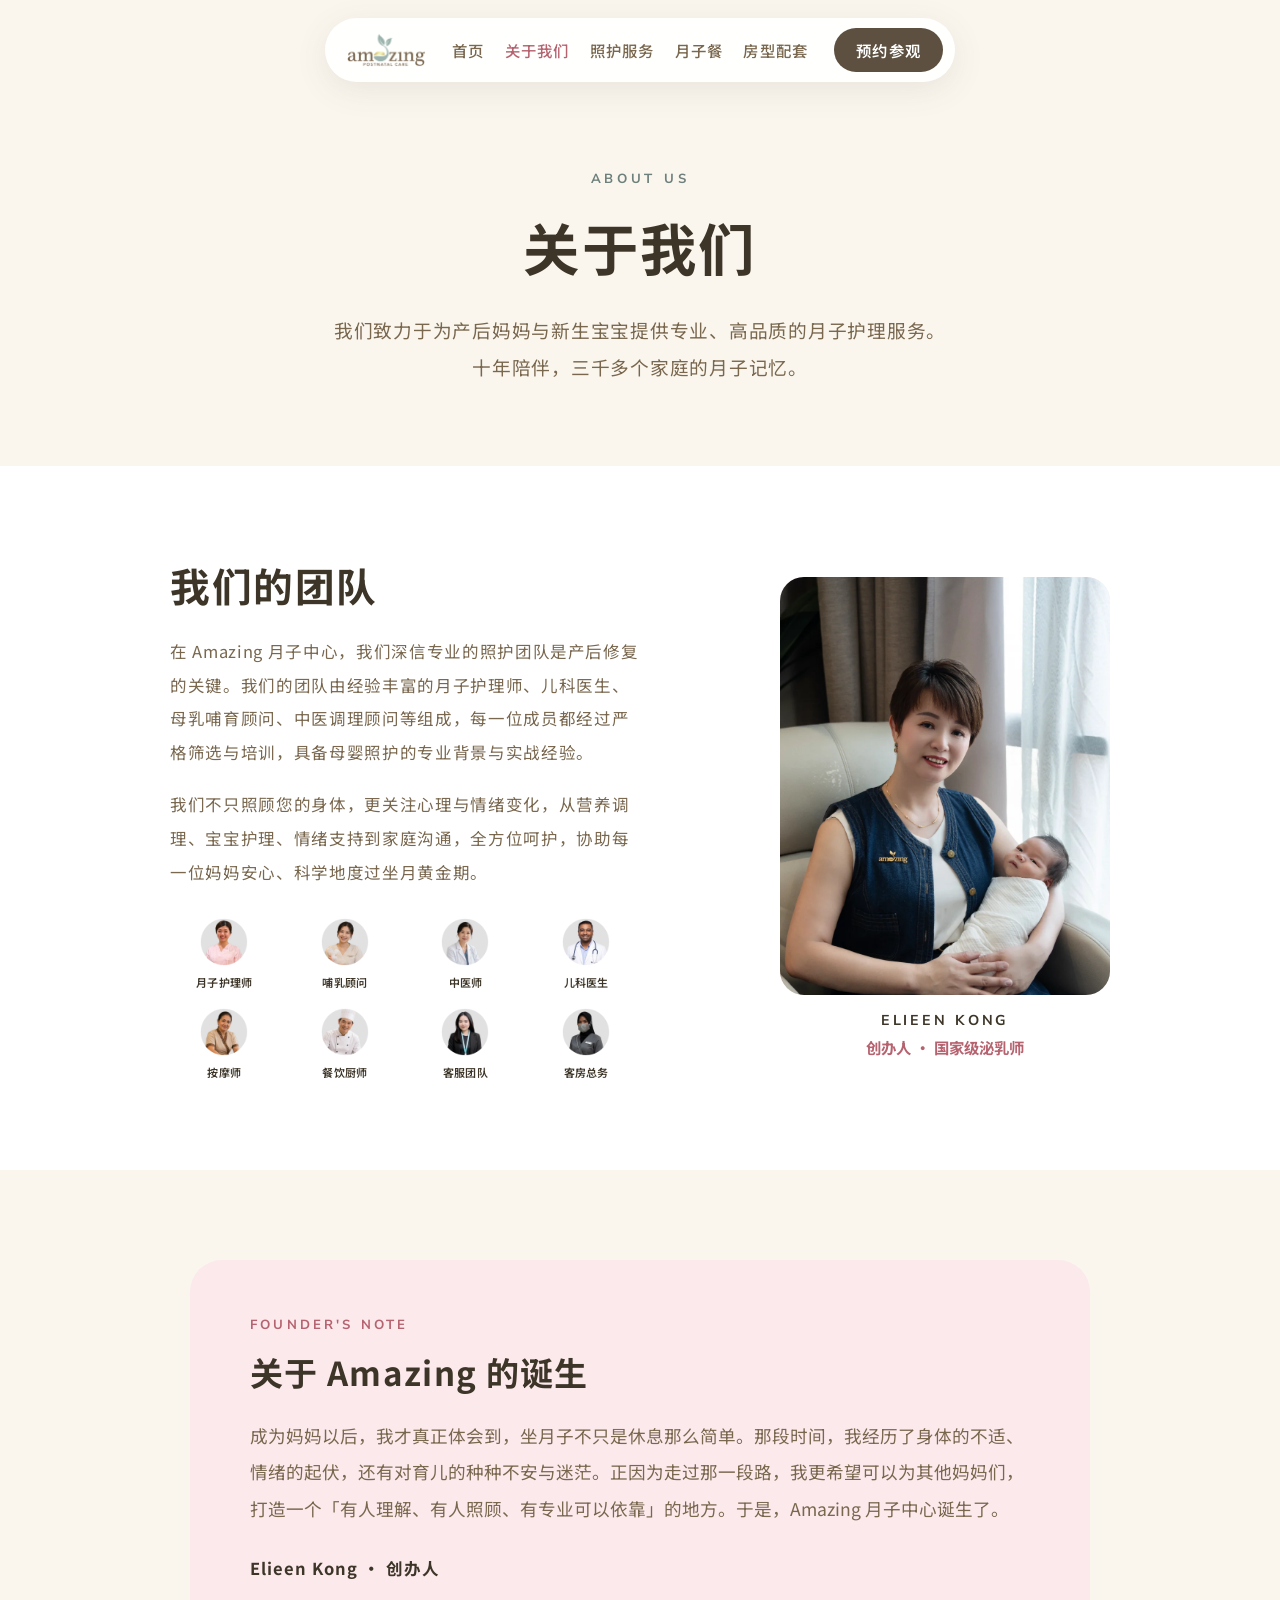
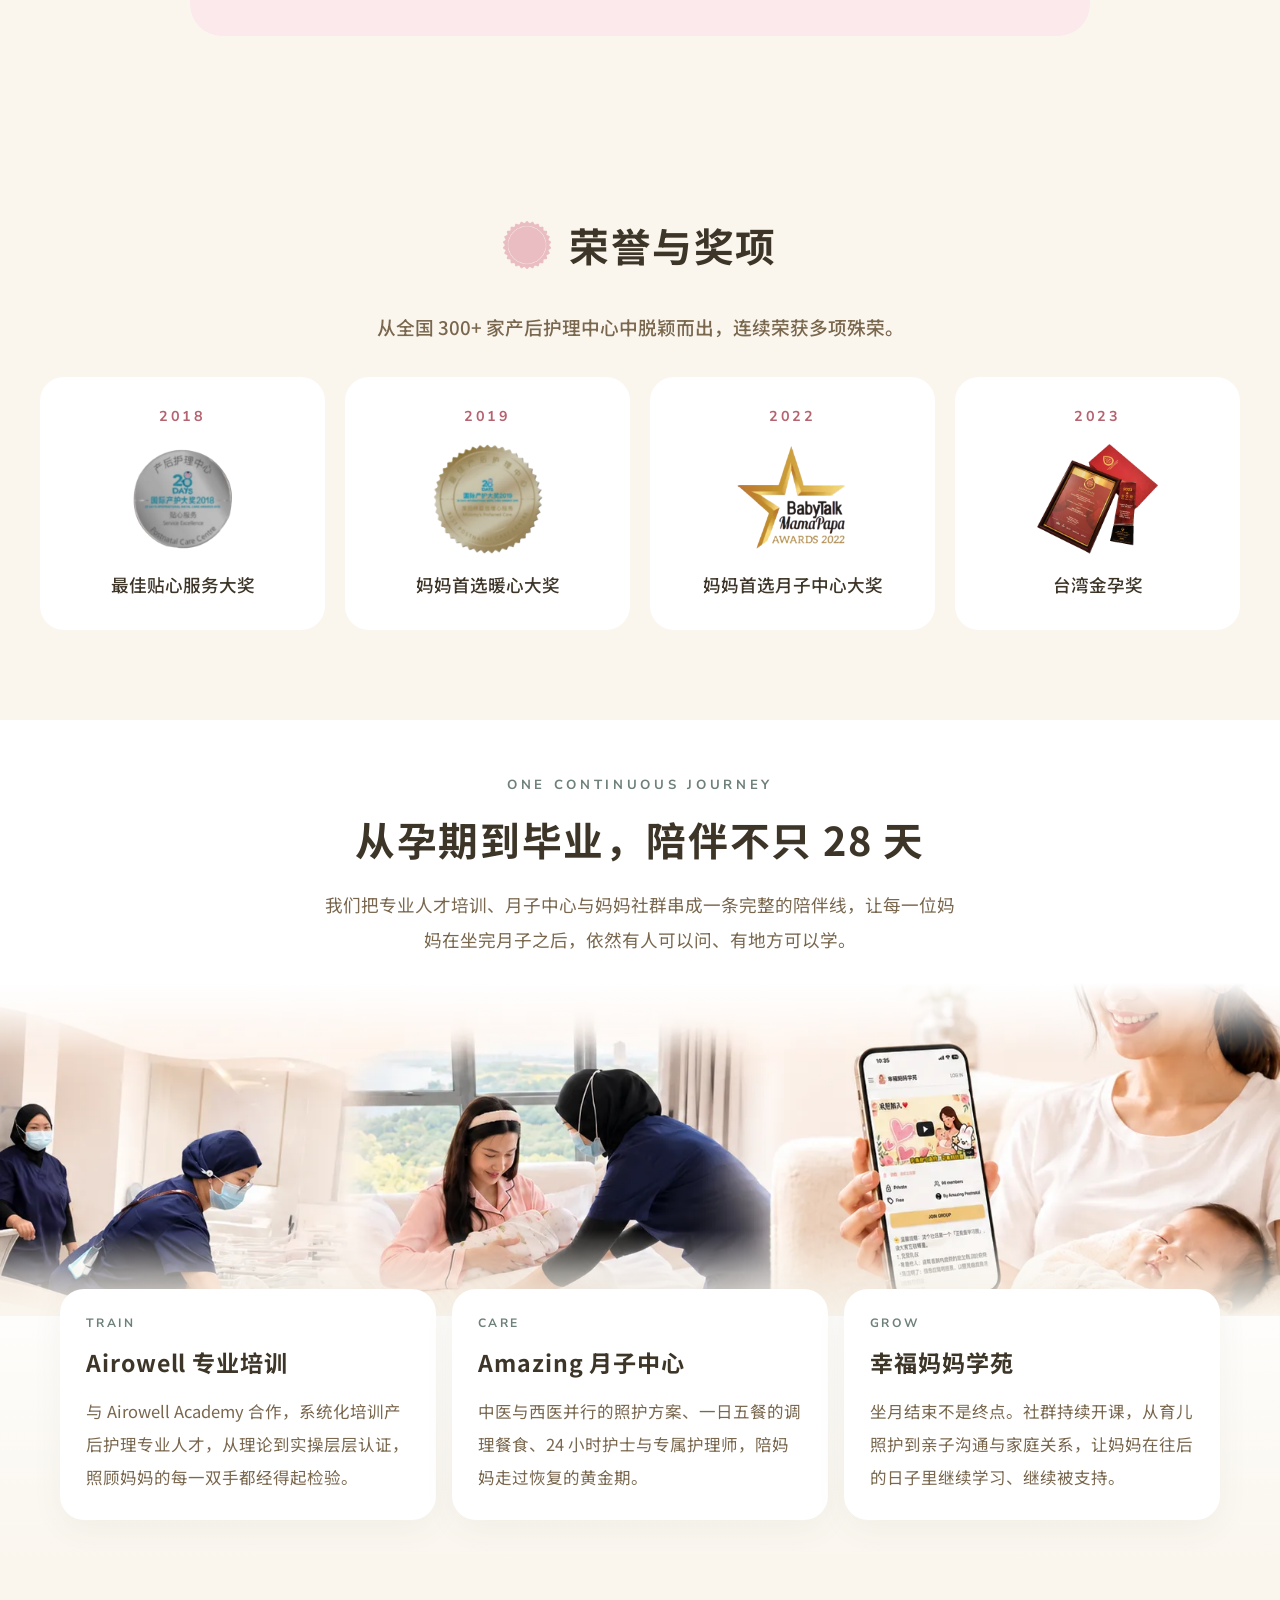
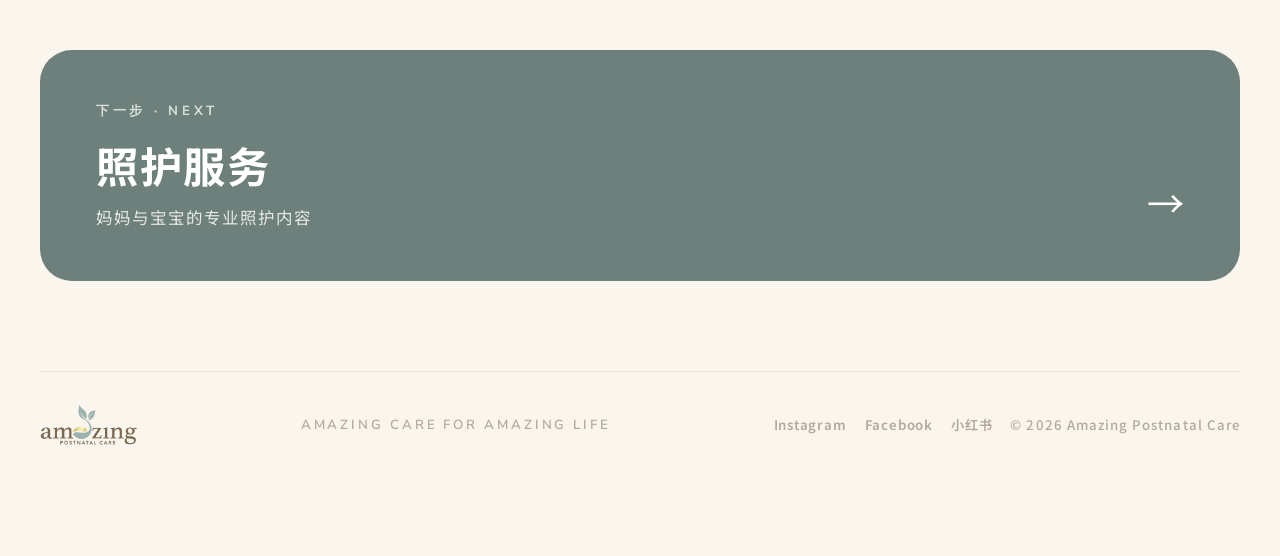
<file: about.html>
<!DOCTYPE html>
<html lang="zh-Hans">
<head>
<meta charset="utf-8">
<meta name="viewport" content="width=device-width, initial-scale=1">
<title>关于我们 | Amazing Postnatal Care 高端月子中心</title>
<meta name="description" content="认识 Amazing 的品牌故事、创办人与专业团队——十年产后护理经验，多个行业大奖肯定，与 Airowell Academy 合作培训专业月子护理师。">
<link rel="icon" href="assets/favicon.svg" type="image/svg+xml">
<link rel="icon" href="assets/favicon-32.png" sizes="32x32">
<link rel="apple-touch-icon" href="assets/favicon-180.png">
<link rel="preload" href="_ds/fonts/fzzzhongjw.ttf" as="font" type="font/ttf" crossorigin="anonymous">
<link rel="stylesheet" href="_ds/colors-and-type.css">
<link rel="stylesheet" href="_ds/styles.css">
<link rel="stylesheet" href="site.css">
<script>
(function(){var v=document.createElement("div");v.style.cssText="position:fixed;inset:0;z-index:9999;background:#faf6ee;pointer-events:none;transition:opacity 320ms cubic-bezier(.16,1,.3,1)";function m(){if(document.body)document.body.appendChild(v);else requestAnimationFrame(m);}m();function d(){v.style.opacity="0";setTimeout(function(){if(v.parentNode)v.parentNode.removeChild(v);},360);}var done=false,go=function(){if(done)return;done=true;requestAnimationFrame(function(){requestAnimationFrame(d);});};if(document.fonts&&document.fonts.ready)document.fonts.ready.then(go);setTimeout(go,2200);})();
</script>
</head>
<body>
<div class="page-veil" data-page-veil></div>
<header class="site-header">
  <div class="nav-pill">
    <a class="nav-logo" href="index.html" aria-label="Amazing Postnatal Care 首页"><img src="[data-uri]" alt="Amazing Postnatal Care" width="320" height="68"></a>
    <nav class="nav-links">
        <a href="index.html">首页</a>
        <a href="about.html" aria-current="page">关于我们</a>
        <a href="care.html">照护服务</a>
        <a href="meals.html">月子餐</a>
        <a href="rooms.html">房型配套</a>
    </nav>
    <a class="nav-cta" href="contact.html">预约参观</a>
    <button class="nav-burger" type="button" data-nav-toggle aria-label="打开菜单"><span></span><span></span><span></span></button>
  </div>
</header>
<div class="nav-drawer" data-nav-drawer>
  <button class="nav-drawer-close" type="button" data-nav-close aria-label="关闭菜单">&#10005;</button>
      <a href="index.html">首页</a>
        <a href="about.html" aria-current="page">关于我们</a>
        <a href="care.html">照护服务</a>
        <a href="meals.html">月子餐</a>
        <a href="rooms.html">房型配套</a>
  <a class="nav-drawer-cta" href="contact.html">预约参观</a>
</div>
<div style="background:var(--paper); color:var(--fg); font-family:var(--font-zh); overflow-x:hidden">
  

  <section style="padding:170px clamp(20px,5vw,40px) 80px; background:var(--paper)">
    <div data-reveal="1" style="max-width:1240px; margin:0 auto; text-align:center">
      <div style="font-family:var(--font-en); font-size:13.2px; font-weight:700; letter-spacing:.28em; text-transform:uppercase; color:var(--brand-sage-deep)">About Us</div>
      <h1 style="margin:18px 0 0; font-weight:700; font-size:clamp(41.8px,4.4vw,61.6px); letter-spacing:.04em; color:var(--fg-strong)">关于我们</h1>
      <p style="margin:24px auto 0; max-width:640px; font-size:18.7px; font-weight:400; line-height:2; letter-spacing:.04em; color:var(--brand-bark)">我们致力于为产后妈妈与新生宝宝提供专业、高品质的月子护理服务。<br>十年陪伴，三千多个家庭的月子记忆。</p>
    </div>
  </section>

  <section style="background:#fff; padding:90px clamp(20px,5vw,40px)">
    <div style="max-width:940px; margin:0 auto; display:grid; grid-template-columns:minmax(0,1fr) 330px; gap:22px; align-items:center">
      <div data-reveal="1">
        <h2 style="margin:0; font-weight:700; font-size:clamp(30.8px,3.1vw,41.8px); letter-spacing:.04em; color:var(--fg-strong)">我们的团队</h2>
        <p style="margin:22px 0 0; max-width:80%; font-size:16.5px; font-weight:400; line-height:2.05; letter-spacing:.04em; color:var(--brand-bark); text-wrap:pretty">在 Amazing 月子中心，我们深信专业的照护团队是产后修复的关键。我们的团队由经验丰富的月子护理师、儿科医生、母乳哺育顾问、中医调理顾问等组成，每一位成员都经过严格筛选与培训，具备母婴照护的专业背景与实战经验。</p>
        <p style="margin:18px 0 0; max-width:80%; font-size:16.5px; font-weight:400; line-height:2.05; letter-spacing:.04em; color:var(--brand-bark); text-wrap:pretty">我们不只照顾您的身体，更关注心理与情绪变化，从营养调理、宝宝护理、情绪支持到家庭沟通，全方位呵护，协助每一位妈妈安心、科学地度过坐月黄金期。</p>
        <div style="margin-top:28px; max-width:80%; display:grid; grid-template-columns:repeat(4,minmax(0,1fr)); gap:18px 12px; align-items:start">
          <div style="display:flex; flex-direction:column; align-items:center; gap:8px; min-width:0">
            <div style="width:48px; height:48px; flex:none; border-radius:50%; overflow:hidden">
              <img width="480" height="480" loading="lazy" decoding="async" src="assets/av-nurse.webp" alt="月子护理师" style="width:100%; height:100%; object-fit:cover; display:block">
            </div>
            <span style="font-size:11px; font-weight:600; letter-spacing:.02em; text-align:center; color:var(--fg-strong)">月子护理师</span>
          </div>
          <div style="display:flex; flex-direction:column; align-items:center; gap:8px; min-width:0">
            <div style="width:48px; height:48px; flex:none; border-radius:50%; overflow:hidden">
              <img width="480" height="480" loading="lazy" decoding="async" src="assets/av-lactation.webp" alt="哺乳顾问" style="width:100%; height:100%; object-fit:cover; display:block">
            </div>
            <span style="font-size:11px; font-weight:600; letter-spacing:.02em; text-align:center; color:var(--fg-strong)">哺乳顾问</span>
          </div>
          <div style="display:flex; flex-direction:column; align-items:center; gap:8px; min-width:0">
            <div style="width:48px; height:48px; flex:none; border-radius:50%; overflow:hidden">
              <img width="480" height="480" loading="lazy" decoding="async" src="assets/av-tcm.webp" alt="中医师" style="width:100%; height:100%; object-fit:cover; display:block">
            </div>
            <span style="font-size:11px; font-weight:600; letter-spacing:.02em; text-align:center; color:var(--fg-strong)">中医师</span>
          </div>
          <div style="display:flex; flex-direction:column; align-items:center; gap:8px; min-width:0">
            <div style="width:48px; height:48px; flex:none; border-radius:50%; overflow:hidden">
              <img width="480" height="480" loading="lazy" decoding="async" src="assets/av-pediatric.webp" alt="儿科医生" style="width:100%; height:100%; object-fit:cover; display:block">
            </div>
            <span style="font-size:11px; font-weight:600; letter-spacing:.02em; text-align:center; color:var(--fg-strong)">儿科医生</span>
          </div>
          <div style="display:flex; flex-direction:column; align-items:center; gap:8px; min-width:0">
            <div style="width:48px; height:48px; flex:none; border-radius:50%; overflow:hidden">
              <img width="480" height="480" loading="lazy" decoding="async" src="assets/av-massage.webp" alt="按摩师" style="width:100%; height:100%; object-fit:cover; display:block">
            </div>
            <span style="font-size:11px; font-weight:600; letter-spacing:.02em; text-align:center; color:var(--fg-strong)">按摩师</span>
          </div>
          <div style="display:flex; flex-direction:column; align-items:center; gap:8px; min-width:0">
            <div style="width:48px; height:48px; flex:none; border-radius:50%; overflow:hidden">
              <img width="480" height="480" loading="lazy" decoding="async" src="assets/av-chef.webp" alt="餐饮厨师" style="width:100%; height:100%; object-fit:cover; display:block">
            </div>
            <span style="font-size:11px; font-weight:600; letter-spacing:.02em; text-align:center; color:var(--fg-strong)">餐饮厨师</span>
          </div>
          <div style="display:flex; flex-direction:column; align-items:center; gap:8px; min-width:0">
            <div style="width:48px; height:48px; flex:none; border-radius:50%; overflow:hidden">
              <img width="480" height="480" loading="lazy" decoding="async" src="assets/av-cs.webp" alt="客服团队" style="width:100%; height:100%; object-fit:cover; display:block">
            </div>
            <span style="font-size:11px; font-weight:600; letter-spacing:.02em; text-align:center; color:var(--fg-strong)">客服团队</span>
          </div>
          <div style="display:flex; flex-direction:column; align-items:center; gap:8px; min-width:0">
            <div style="width:48px; height:48px; flex:none; border-radius:50%; overflow:hidden">
              <img width="480" height="480" loading="lazy" decoding="async" src="assets/av-housekeeping.webp" alt="客房总务" style="width:100%; height:100%; object-fit:cover; display:block">
            </div>
            <span style="font-size:11px; font-weight:600; letter-spacing:.02em; text-align:center; color:var(--fg-strong)">客房总务</span>
          </div>
        </div>
      </div>
      <div data-reveal="2">
        <div style="background:var(--rose-petal); border-radius:24px; overflow:hidden; height:418px"><img width="900" height="1599" loading="lazy" decoding="async" src="assets/founder-eileen-v2.webp" alt="创办人 Elieen Kong" style="width:100%; height:100%; object-fit:cover; object-position:center 15%; display:block"></div>
        <div style="margin-top:16px; text-align:center">
          <div style="font-family:var(--font-en); font-size:14.3px; font-weight:700; letter-spacing:.2em; text-transform:uppercase; color:var(--fg-strong)">Elieen Kong</div>
          <div style="margin-top:6px; font-size:15.4px; font-weight:700; color:var(--rose-deep)">创办人 · 国家级泌乳师</div>
        </div>
      </div>
    </div>
  </section>

  <section style="background:var(--paper); padding:90px clamp(20px,5vw,40px)">
    <div data-reveal="1" style="max-width:900px; margin:0 auto; background:var(--rose-petal); border-radius:32px; padding:56px 60px">
      <div style="font-family:var(--font-en); font-size:13.2px; font-weight:700; letter-spacing:.24em; text-transform:uppercase; color:var(--rose-deep)">Founder's Note</div>
      <h2 style="margin:14px 0 22px; font-weight:700; font-size:33px; letter-spacing:.04em; color:var(--fg-strong)">关于 Amazing 的诞生</h2>
      <p style="margin:0; font-size:17.6px; font-weight:400; line-height:2.1; color:var(--brand-bark); text-wrap:pretty">成为妈妈以后，我才真正体会到，坐月子不只是休息那么简单。那段时间，我经历了身体的不适、情绪的起伏，还有对育儿的种种不安与迷茫。正因为走过那一段路，我更希望可以为其他妈妈们，打造一个「有人理解、有人照顾、有专业可以依靠」的地方。于是，Amazing 月子中心诞生了。</p>
      <div style="margin-top:28px; font-size:16.5px; font-weight:700; letter-spacing:.06em; color:var(--fg-strong)">Elieen Kong · 创办人</div>
    </div>
  </section>

  <section style="background:var(--paper); padding:90px clamp(20px,5vw,40px)">
    <div style="max-width:1240px; margin:0 auto">
      <div data-reveal="1" style="display:flex; align-items:center; justify-content:center; gap:18px; margin-bottom:36px">
        <img width="1128" height="1136" loading="lazy" decoding="async" alt="Amazing 品牌印章" src="assets/element-badge-seal.png" alt="" style="width:48px">
        <h2 style="margin:0; font-weight:700; font-size:clamp(30.8px,3.1vw,41.8px); letter-spacing:.04em; color:var(--fg-strong)">荣誉与奖项</h2>
      </div>
      <p data-reveal="1" style="margin:0 auto 32px; max-width:720px; font-size:18.7px; font-weight:500; line-height:1.9; color:var(--brand-bark); text-align:center">从全国 300+ 家产后护理中心中脱颖而出，连续荣获多项殊荣。</p>
      <div style="display:grid; grid-template-columns:repeat(auto-fit,minmax(180px,1fr)); gap:20px">
        <div data-reveal="1" style="background:#fff; border-radius:24px; padding:30px 24px; display:flex; flex-direction:column; align-items:center; text-align:center">
          <div style="font-family:var(--font-en); font-size:14.3px; font-weight:700; letter-spacing:.2em; color:var(--rose-deep)">2018</div>
          <div style="height:110px; display:flex; align-items:center; justify-content:center; margin:18px 0 16px"><img width="287" height="285" loading="lazy" decoding="async" src="assets/award-2018.webp" alt="2018 最佳贴心服务大奖" style="max-height:110px; max-width:100%; display:block; object-fit:contain"></div>
          <div style="font-size:17.6px; font-weight:500; line-height:1.7; color:var(--fg-strong)">最佳贴心服务大奖</div>
        </div>
        <div data-reveal="2" style="background:#fff; border-radius:24px; padding:30px 24px; display:flex; flex-direction:column; align-items:center; text-align:center">
          <div style="font-family:var(--font-en); font-size:14.3px; font-weight:700; letter-spacing:.2em; color:var(--rose-deep)">2019</div>
          <div style="height:110px; display:flex; align-items:center; justify-content:center; margin:18px 0 16px"><img width="285" height="285" loading="lazy" decoding="async" src="assets/award-2019.webp" alt="2019 妈妈首选暖心大奖" style="max-height:110px; max-width:100%; display:block; object-fit:contain"></div>
          <div style="font-size:17.6px; font-weight:500; line-height:1.7; color:var(--fg-strong)">妈妈首选暖心大奖</div>
        </div>
        <div data-reveal="3" style="background:#fff; border-radius:24px; padding:30px 24px; display:flex; flex-direction:column; align-items:center; text-align:center">
          <div style="font-family:var(--font-en); font-size:14.3px; font-weight:700; letter-spacing:.2em; color:var(--rose-deep)">2022</div>
          <div style="height:110px; display:flex; align-items:center; justify-content:center; margin:18px 0 16px"><img width="394" height="334" loading="lazy" decoding="async" src="assets/award-2022.webp" alt="2022 妈妈首选月子中心大奖" style="max-height:110px; max-width:100%; display:block; object-fit:contain"></div>
          <div style="font-size:17.6px; font-weight:500; line-height:1.7; color:var(--fg-strong)">妈妈首选月子中心大奖</div>
        </div>
        <div data-reveal="4" style="background:#fff; border-radius:24px; padding:30px 24px; display:flex; flex-direction:column; align-items:center; text-align:center">
          <div style="font-family:var(--font-en); font-size:14.3px; font-weight:700; letter-spacing:.2em; color:var(--rose-deep)">2023</div>
          <div style="height:110px; display:flex; align-items:center; justify-content:center; margin:18px 0 16px"><img width="334" height="304" loading="lazy" decoding="async" src="assets/award-2023.webp" alt="2023 台湾金孕奖" style="max-height:110px; max-width:100%; display:block; object-fit:contain"></div>
          <div style="font-size:17.6px; font-weight:500; line-height:1.7; color:var(--fg-strong)">台湾金孕奖</div>
        </div>
      </div>
      </div>
    </div>
  </section>

  <section style="position:relative; background:linear-gradient(to bottom, #fff 0%, #fff 62%, var(--paper) 100%); padding:56px 0 40px; overflow:hidden">
    <div style="max-width:1240px; margin:0 auto; padding:0 clamp(20px,5vw,40px)">
      <div data-reveal="1" style="max-width:720px; margin:0 auto; text-align:center">
        <div style="font-family:var(--font-en); font-size:13.2px; font-weight:700; letter-spacing:.28em; text-transform:uppercase; color:var(--brand-sage-deep)">One Continuous Journey</div>
        <h2 style="margin:16px 0 0; font-weight:700; font-size:clamp(30.8px,3.1vw,41.8px); letter-spacing:.04em; color:var(--fg-strong)">从孕期到毕业，陪伴不只 28 天</h2>
        <p style="margin:20px auto 0; max-width:640px; font-size:17.6px; font-weight:400; line-height:2; color:var(--brand-bark); text-wrap:pretty">我们把专业人才培训、月子中心与妈妈社群串成一条完整的陪伴线，让每一位妈妈在坐完月子之后，依然有人可以问、有地方可以学。</p>
      </div>
    </div>
    <div data-reveal="1" style="position:relative; margin-top:26px; height:clamp(240px,26vw,420px); overflow:hidden">
      <img width="1672" height="941" loading="lazy" decoding="async" src="assets/journey-banner.webp" alt="培训、月子中心与妈妈社群" style="width:100%; height:100%; object-fit:cover; object-position:center 62%; display:block">
      <div style="position:absolute; left:0; right:0; top:0; height:22%; background:linear-gradient(to bottom, #fff 0%, rgba(255,255,255,.6) 45%, rgba(255,255,255,0) 100%); pointer-events:none"></div>
      <div style="position:absolute; left:0; right:0; bottom:-1px; height:26%; background:linear-gradient(to top, var(--paper) 0%, color-mix(in srgb, var(--paper) 60%, transparent) 50%, transparent 100%); pointer-events:none"></div>
    </div>
    <div style="position:relative; max-width:1240px; margin:-27px auto 0; padding:0 clamp(20px,5vw,40px) 10px">
      <div style="display:grid; grid-template-columns:repeat(auto-fit,minmax(240px,1fr)); gap:16px">
        <div data-reveal="1" style="background:#fff; border-radius:24px; padding:26px 26px; box-shadow:0 8px 32px rgba(93,80,64,.06)">
          <div style="font-family:var(--font-en); font-size:12.1px; font-weight:700; letter-spacing:.2em; text-transform:uppercase; color:var(--brand-sage-deep)">Train</div>
          <div style="margin-top:14px; font-size:23.1px; font-weight:700; letter-spacing:.04em; color:var(--fg-strong)">Airowell 专业培训</div>
          <p style="margin:16px 0 0; font-size:16.5px; font-weight:400; line-height:2; color:var(--brand-bark); text-wrap:pretty">与 Airowell Academy 合作，系统化培训产后护理专业人才，从理论到实操层层认证，照顾妈妈的每一双手都经得起检验。</p>
        </div>
        <div data-reveal="2" style="background:#fff; border-radius:24px; padding:26px 26px; box-shadow:0 8px 32px rgba(93,80,64,.06)">
          <div style="font-family:var(--font-en); font-size:12.1px; font-weight:700; letter-spacing:.2em; text-transform:uppercase; color:var(--brand-sage-deep)">Care</div>
          <div style="margin-top:14px; font-size:23.1px; font-weight:700; letter-spacing:.04em; color:var(--fg-strong)">Amazing 月子中心</div>
          <p style="margin:16px 0 0; font-size:16.5px; font-weight:400; line-height:2; color:var(--brand-bark); text-wrap:pretty">中医与西医并行的照护方案、一日五餐的调理餐食、24 小时护士与专属护理师，陪妈妈走过恢复的黄金期。</p>
        </div>
        <div data-reveal="3" style="background:#fff; border-radius:24px; padding:26px 26px; box-shadow:0 8px 32px rgba(93,80,64,.06)">
          <div style="font-family:var(--font-en); font-size:12.1px; font-weight:700; letter-spacing:.2em; text-transform:uppercase; color:var(--brand-sage-deep)">Grow</div>
          <div style="margin-top:14px; font-size:23.1px; font-weight:700; letter-spacing:.04em; color:var(--fg-strong)">幸福妈妈学苑</div>
          <p style="margin:16px 0 0; font-size:16.5px; font-weight:400; line-height:2; color:var(--brand-bark); text-wrap:pretty">坐月结束不是终点。社群持续开课，从育儿照护到亲子沟通与家庭关系，让妈妈在往后的日子里继续学习、继续被支持。</p>
        </div>
      </div>
    </div>
  </section>

  <section style="background:var(--paper); padding:80px clamp(20px,5vw,40px) 90px">
    <a href="care.html" style="display:block; max-width:1240px; margin:0 auto; background:var(--brand-sage-deep); border-radius:32px; padding:52px clamp(24px,5vw,56px); color:#fff">
      <div style="display:flex; align-items:flex-end; justify-content:space-between; gap:32px; flex-wrap:wrap">
        <div>
          <div style="font-family:var(--font-en); font-size:13.2px; font-weight:700; letter-spacing:.28em; text-transform:uppercase; color:var(--brand-sage-mist)">下一步 · Next</div>
          <div style="margin-top:14px; font-size:clamp(30.8px,3.3vw,44px); font-weight:700; letter-spacing:.04em; color:#fff">照护服务</div>
          <div style="margin-top:10px; font-size:16.5px; font-weight:400; letter-spacing:.06em; color:rgba(255,255,255,.82)">妈妈与宝宝的专业照护内容</div>
        </div>
        <div style="font-size:37.4px; color:#fff">→</div>
      </div>
    </a>
  </section>
  <footer style="background:var(--paper); padding:0 clamp(20px,5vw,40px) 110px">
    <div style="max-width:1240px; margin:0 auto; display:flex; align-items:center; justify-content:space-between; gap:32px; flex-wrap:wrap; padding-top:32px; border-top:1px solid rgba(93,80,64,.10)">
      <img src="[data-uri]" alt="Amazing Postnatal Care" width="320" height="68" loading="lazy" decoding="async" style="height:42px; width:auto; display:block">
      <div style="flex:1; text-align:center; font-family:var(--font-en); font-size:13.2px; font-weight:600; letter-spacing:.22em; text-transform:uppercase; color:var(--taupe)">Amazing Care For Amazing Life</div>
      <div style="display:flex; align-items:center; gap:18px; flex-wrap:wrap">
        <a href="https://www.instagram.com/amazing_postnatal_care?utm_source=ig_web_button_share_sheet&igsi=ZDNlZDc0MzIxNw==" target="_blank" rel="noopener" style="font-size:13.2px; font-weight:600; letter-spacing:.06em; color:var(--taupe)">Instagram</a>
        <a href="https://www.facebook.com/Amazingpostnatalcare" target="_blank" rel="noopener" style="font-size:13.2px; font-weight:600; letter-spacing:.06em; color:var(--taupe)">Facebook</a>
        <a href="https://www.rednote.com/user/profile/69e06a680000000026002a34?xsec_token=ABxEpQ7uzhI4b9PJ16kDZ4LCO3gbReHy4HNwIRRq1KGOE=&xsec_source=pc_search" target="_blank" rel="noopener" style="font-size:13.2px; font-weight:600; letter-spacing:.06em; color:var(--taupe)">小红书</a>
        <div style="font-size:13.2px; font-weight:500; letter-spacing:.08em; color:var(--taupe)">© 2026 Amazing Postnatal Care</div>
      </div>
    </div>
  </footer>
</div>
<div class="video-modal" data-video-modal>
  <div class="video-modal-inner">
    <div class="video-modal-frame" data-video-frame></div>
    <div class="video-modal-hint">点击任意处关闭</div>
  </div>
</div>
<script src="site.js" defer></script>
</body>
</html>
</file>
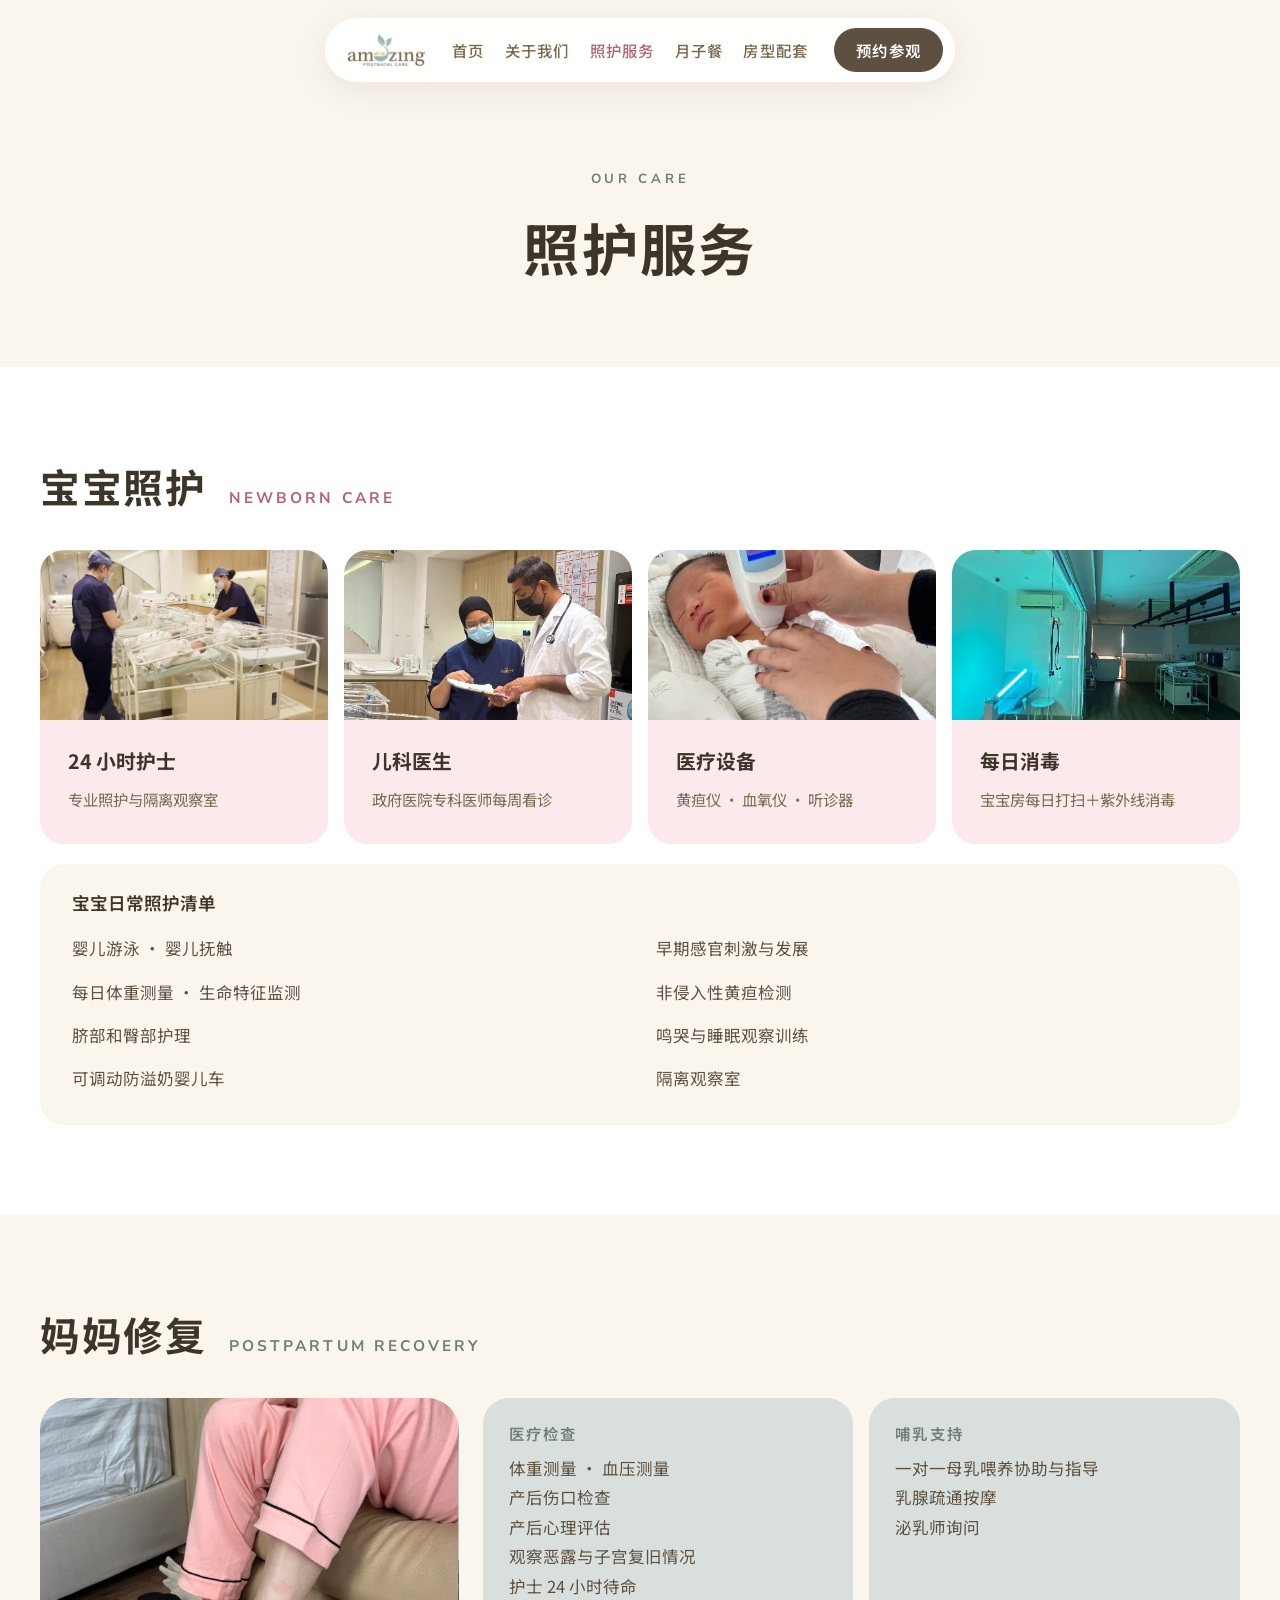
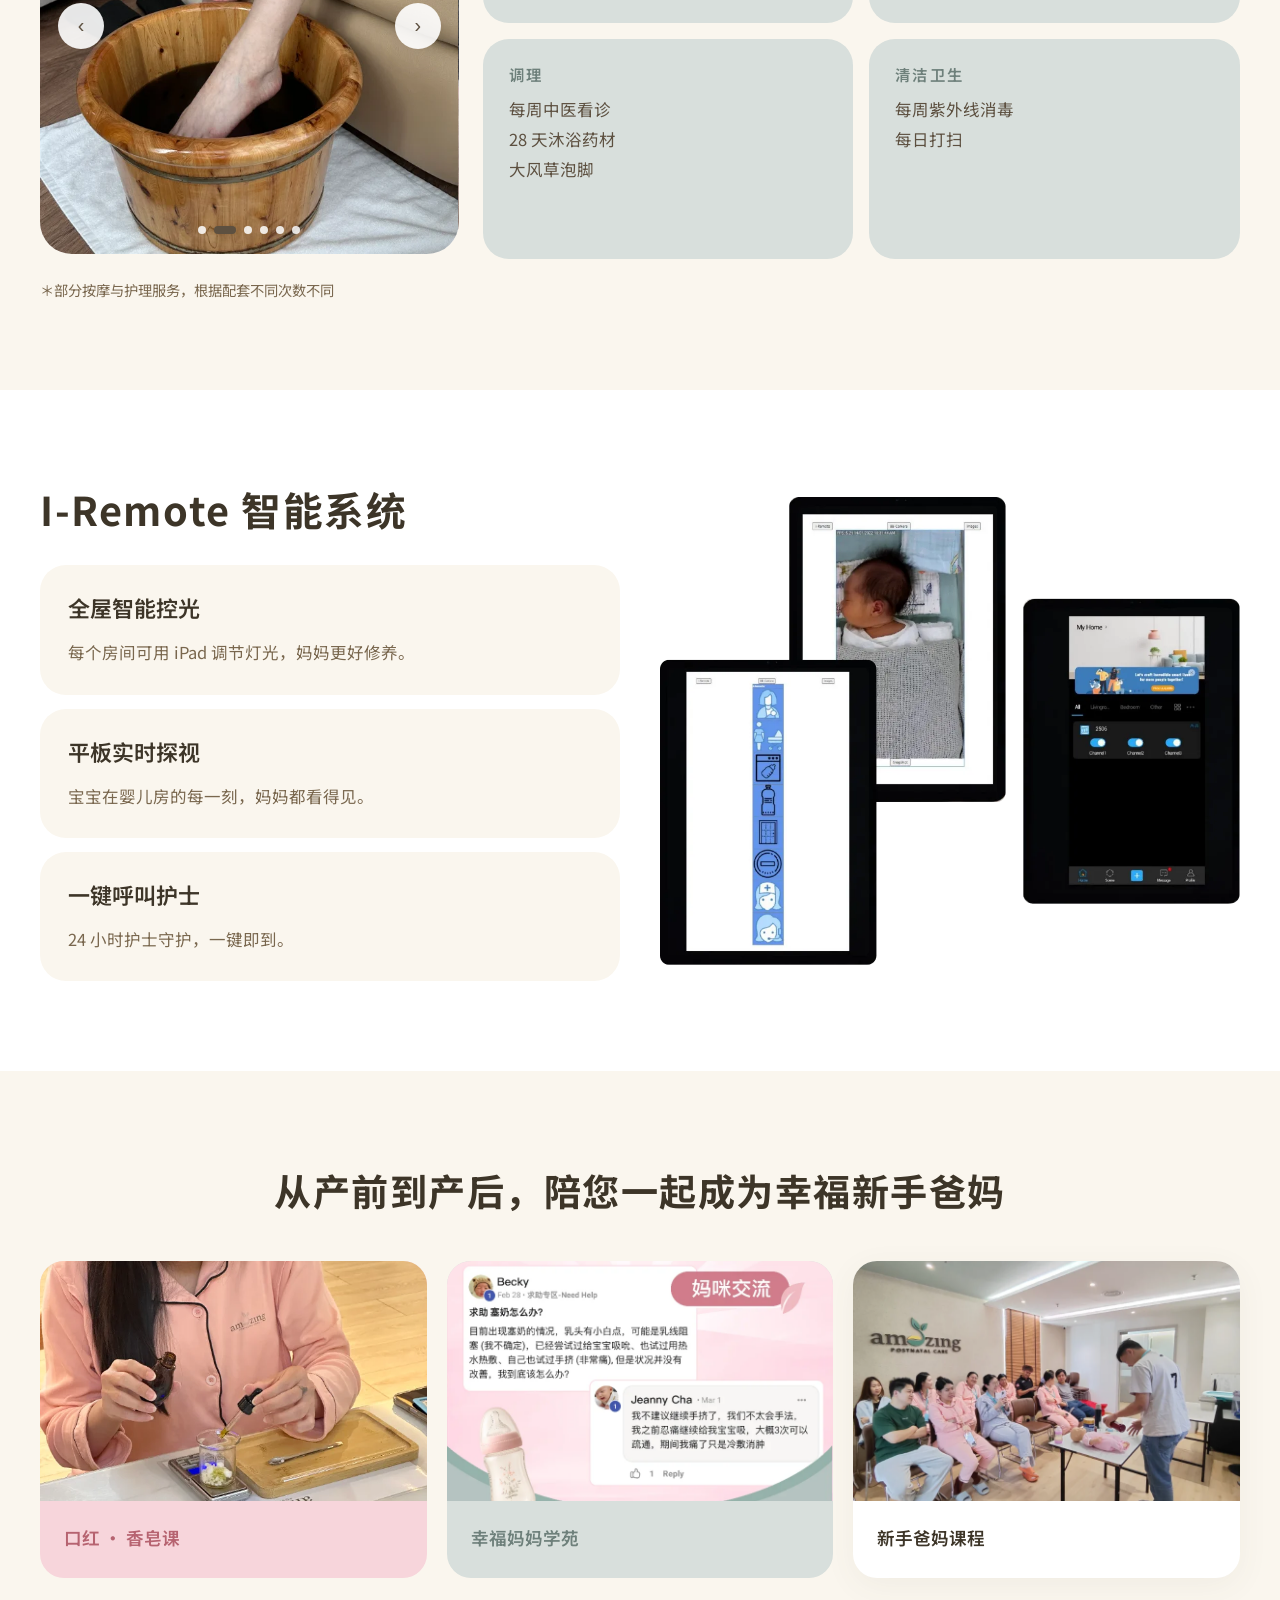
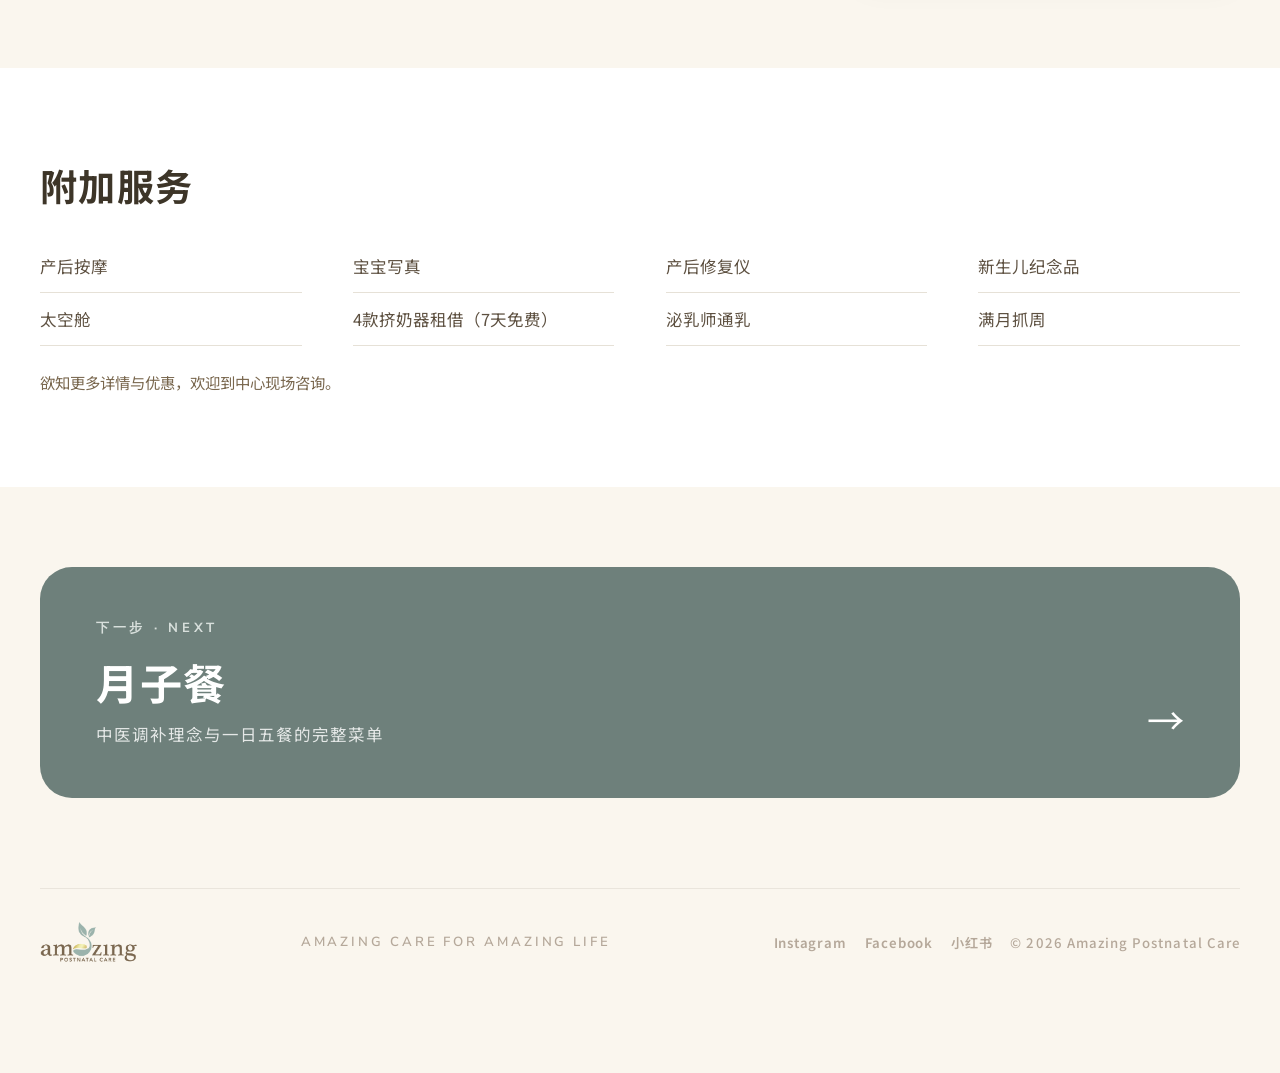
<file: care.html>
<!DOCTYPE html>
<html lang="zh-Hans">
<head>
<meta charset="utf-8">
<meta name="viewport" content="width=device-width, initial-scale=1">
<title>照护服务 | Amazing Postnatal Care 高端月子中心</title>
<meta name="description" content="24 小时专业护士照护、儿科医生定期检查、中医师调理与泌乳支持，宝宝与妈妈的每个细节都被专业守护。">
<link rel="icon" href="assets/favicon.svg" type="image/svg+xml">
<link rel="icon" href="assets/favicon-32.png" sizes="32x32">
<link rel="apple-touch-icon" href="assets/favicon-180.png">
<link rel="preload" href="_ds/fonts/fzzzhongjw.ttf" as="font" type="font/ttf" crossorigin="anonymous">
<link rel="stylesheet" href="_ds/colors-and-type.css">
<link rel="stylesheet" href="_ds/styles.css">
<link rel="stylesheet" href="site.css">
<script>
(function(){var v=document.createElement("div");v.style.cssText="position:fixed;inset:0;z-index:9999;background:#faf6ee;pointer-events:none;transition:opacity 320ms cubic-bezier(.16,1,.3,1)";function m(){if(document.body)document.body.appendChild(v);else requestAnimationFrame(m);}m();function d(){v.style.opacity="0";setTimeout(function(){if(v.parentNode)v.parentNode.removeChild(v);},360);}var done=false,go=function(){if(done)return;done=true;requestAnimationFrame(function(){requestAnimationFrame(d);});};if(document.fonts&&document.fonts.ready)document.fonts.ready.then(go);setTimeout(go,2200);})();
</script>
</head>
<body>
<div class="page-veil" data-page-veil></div>
<header class="site-header">
  <div class="nav-pill">
    <a class="nav-logo" href="index.html" aria-label="Amazing Postnatal Care 首页"><img src="[data-uri]" alt="Amazing Postnatal Care" width="320" height="68"></a>
    <nav class="nav-links">
        <a href="index.html">首页</a>
        <a href="about.html">关于我们</a>
        <a href="care.html" aria-current="page">照护服务</a>
        <a href="meals.html">月子餐</a>
        <a href="rooms.html">房型配套</a>
    </nav>
    <a class="nav-cta" href="contact.html">预约参观</a>
    <button class="nav-burger" type="button" data-nav-toggle aria-label="打开菜单"><span></span><span></span><span></span></button>
  </div>
</header>
<div class="nav-drawer" data-nav-drawer>
  <button class="nav-drawer-close" type="button" data-nav-close aria-label="关闭菜单">&#10005;</button>
      <a href="index.html">首页</a>
        <a href="about.html">关于我们</a>
        <a href="care.html" aria-current="page">照护服务</a>
        <a href="meals.html">月子餐</a>
        <a href="rooms.html">房型配套</a>
  <a class="nav-drawer-cta" href="contact.html">预约参观</a>
</div>
<div style="background:var(--paper); color:var(--fg); font-family:var(--font-zh); overflow-x:hidden">
  

  <section style="padding:170px clamp(20px,5vw,40px) 80px; background:var(--paper)">
    <div data-reveal="1" style="max-width:1240px; margin:0 auto; text-align:center">
      <div style="font-family:var(--font-en); font-size:13.2px; font-weight:700; letter-spacing:.28em; text-transform:uppercase; color:var(--brand-sage-deep)">Our Care</div>
      <h1 style="margin:18px 0 0; font-weight:700; font-size:clamp(41.8px,4.4vw,61.6px); letter-spacing:.04em; color:var(--fg-strong)">照护服务</h1>
    </div>
  </section>

  <section style="background:#fff; padding:90px clamp(20px,5vw,40px)">
    <div style="max-width:1240px; margin:0 auto">
      <h2 data-reveal="1" style="margin:0 0 36px; font-weight:700; font-size:clamp(30.8px,3.1vw,41.8px); letter-spacing:.04em; color:var(--fg-strong)">宝宝照护 <span style="font-family:var(--font-en); font-size:15.4px; font-weight:700; letter-spacing:.2em; color:var(--rose-deep); margin-left:12px">NEWBORN CARE</span></h2>
      <div style="display:grid; grid-template-columns:repeat(auto-fit,minmax(210px,1fr)); gap:16px; margin-bottom:20px">
        <div data-reveal="1" style="background:var(--rose-petal); border-radius:24px; overflow:hidden">
          <div style="height:170px"><img width="596" height="596" loading="lazy" decoding="async" src="assets/care-nurse.webp" alt="24 小时护士照护" style="width:100%; height:100%; object-fit:cover; display:block"></div>
          <div style="padding:26px 28px 30px">
          <div style="font-size:19.8px; font-weight:700; color:var(--fg-strong)">24 小时护士</div>
          <p style="margin:10px 0 0; font-size:15.4px; font-weight:400; line-height:1.9; color:var(--brand-bark)">专业照护与隔离观察室</p>
          </div>
        </div>
        <div data-reveal="2" style="background:var(--rose-petal); border-radius:24px; overflow:hidden">
          <div style="height:170px"><img width="447" height="596" loading="lazy" decoding="async" src="assets/care-pediatrician.webp" alt="儿科医生看诊" style="width:100%; height:100%; object-fit:cover; display:block"></div>
          <div style="padding:26px 28px 30px">
          <div style="font-size:19.8px; font-weight:700; color:var(--fg-strong)">儿科医生</div>
          <p style="margin:10px 0 0; font-size:15.4px; font-weight:400; line-height:1.9; color:var(--brand-bark)">政府医院专科医师每周看诊</p>
          </div>
        </div>
        <div data-reveal="3" style="background:var(--rose-petal); border-radius:24px; overflow:hidden">
          <div style="height:170px"><img width="447" height="596" loading="lazy" decoding="async" src="assets/care-equipment.webp" alt="医疗设备" style="width:100%; height:100%; object-fit:cover; display:block"></div>
          <div style="padding:26px 28px 30px">
          <div style="font-size:19.8px; font-weight:700; color:var(--fg-strong)">医疗设备</div>
          <p style="margin:10px 0 0; font-size:15.4px; font-weight:400; line-height:1.9; color:var(--brand-bark)">黄疸仪 · 血氧仪 · 听诊器</p>
          </div>
        </div>
        <div data-reveal="4" style="background:var(--rose-petal); border-radius:24px; overflow:hidden">
          <div style="height:170px"><img width="447" height="596" loading="lazy" decoding="async" src="assets/care-sanitize.webp" alt="宝宝房消毒" style="width:100%; height:100%; object-fit:cover; display:block"></div>
          <div style="padding:26px 28px 30px">
          <div style="font-size:19.8px; font-weight:700; color:var(--fg-strong)">每日消毒</div>
          <p style="margin:10px 0 0; font-size:15.4px; font-weight:400; line-height:1.9; color:var(--brand-bark)">宝宝房每日打扫＋紫外线消毒</p>
          </div>
        </div>
      </div>
      <div data-reveal="1" style="background:var(--paper); border-radius:24px; padding:0; overflow:hidden">
        <div style="padding:26px 32px 18px; font-size:17.6px; font-weight:600; color:var(--fg-strong)">宝宝日常照护清单</div>
        <div style="padding:0 32px 30px; display:grid; grid-template-columns:1fr 1fr; gap:12px 32px; font-size:16.5px; font-weight:400; line-height:1.9; color:var(--fg)">
          <div>婴儿游泳 · 婴儿抚触</div>
          <div>早期感官刺激与发展</div>
          <div>每日体重测量 · 生命特征监测</div>
          <div>非侵入性黄疸检测</div>
          <div>脐部和臀部护理</div>
          <div>鸣哭与睡眠观察训练</div>
          <div>可调动防溢奶婴儿车</div>
          <div>隔离观察室</div>
        </div>
      </div>
    </div>
  </section>

  <section style="background:var(--paper); padding:90px clamp(20px,5vw,40px)">
    <div style="max-width:1240px; margin:0 auto">
      <h2 data-reveal="1" style="margin:0 0 36px; font-weight:700; font-size:clamp(30.8px,3.1vw,41.8px); letter-spacing:.04em; color:var(--fg-strong)">妈妈修复 <span style="font-family:var(--font-en); font-size:15.4px; font-weight:700; letter-spacing:.2em; color:var(--brand-sage-deep); margin-left:12px">POSTPARTUM RECOVERY</span></h2>
      <div style="display:flex; flex-wrap:wrap; gap:24px; align-items:flex-start">
        <div data-reveal="1" style="position:relative; flex:1 1 300px; min-width:280px; border-radius:32px; overflow:hidden; height:456px; background:#fff">
          <div data-track="care" data-track-auto style="display:flex; height:100%; width:100%; will-change:transform; transition:transform 520ms cubic-bezier(.16,1,.3,1)">
            <div style="flex:none; width:100%; height:100%">
              <img width="608" height="810" loading="lazy" decoding="async" src="assets/mama-recovery-2.webp" alt="妈妈修复实拍 1" style="width:100%; height:100%; object-fit:cover; object-position:center 35%; display:block">
            </div>
            <div style="flex:none; width:100%; height:100%">
              <img width="608" height="810" loading="lazy" decoding="async" src="assets/mama-recovery-1.webp" alt="妈妈修复实拍 2" style="width:100%; height:100%; object-fit:cover; display:block">
            </div>
            <div style="flex:none; width:100%; height:100%">
              <img width="456" height="810" loading="lazy" decoding="async" src="assets/mama-recovery-0.webp" alt="妈妈修复实拍 3" style="width:100%; height:100%; object-fit:cover; display:block">
            </div>
            <div style="flex:none; width:100%; height:100%">
              <img width="608" height="810" loading="lazy" decoding="async" src="assets/mama-recovery-3.webp" alt="妈妈修复实拍 4" style="width:100%; height:100%; object-fit:cover; display:block">
            </div>
            <div style="flex:none; width:100%; height:100%">
              <img width="608" height="810" loading="lazy" decoding="async" src="assets/mama-recovery-4.webp" alt="妈妈修复实拍 5" style="width:100%; height:100%; object-fit:cover; display:block">
            </div>
            <div style="flex:none; width:100%; height:100%">
              <img width="810" height="608" loading="lazy" decoding="async" src="assets/mama-recovery-5.webp" alt="妈妈修复实拍 6" style="width:100%; height:100%; object-fit:cover; display:block">
            </div>
          </div>
          <button type="button" data-track-prev="care" aria-label="上一张" style="position:absolute; left:18px; top:50%; transform:translateY(-50%); width:46px; height:46px; border:none; border-radius:999px; cursor:pointer; background:rgba(255,255,255,.9); color:var(--brand-bark-deep); font-size:19.8px; box-shadow:0 8px 24px rgba(93,80,64,.16)">‹</button>
          <button type="button" data-track-next="care" aria-label="下一张" style="position:absolute; right:18px; top:50%; transform:translateY(-50%); width:46px; height:46px; border:none; border-radius:999px; cursor:pointer; background:rgba(255,255,255,.9); color:var(--brand-bark-deep); font-size:19.8px; box-shadow:0 8px 24px rgba(93,80,64,.16)">›</button>
          <div style="position:absolute; left:0; right:0; bottom:20px; display:flex; justify-content:center; gap:8px">
            <button type="button" data-track-dot="care" data-i="0" aria-label="切换到第 1 张照片" style="width:22px; height:8px; border-radius:999px; border:none; cursor:pointer; padding:0; background:var(--brand-bark-deep); box-shadow:0 2px 8px rgba(93,80,64,.2); transition:all 240ms cubic-bezier(.16,1,.3,1)" data-dot-on="width:22px; height:8px; border-radius:999px; border:none; cursor:pointer; padding:0; background:var(--brand-bark-deep); box-shadow:0 2px 8px rgba(93,80,64,.2); transition:all 240ms cubic-bezier(.16,1,.3,1)" data-dot-off="width:8px; height:8px; border-radius:999px; border:none; cursor:pointer; padding:0; background:rgba(255,255,255,.85); box-shadow:0 2px 8px rgba(93,80,64,.2); transition:all 240ms cubic-bezier(.16,1,.3,1)"></button>
              <button type="button" data-track-dot="care" data-i="1" aria-label="切换到第 2 张照片" style="width:8px; height:8px; border-radius:999px; border:none; cursor:pointer; padding:0; background:rgba(255,255,255,.85); box-shadow:0 2px 8px rgba(93,80,64,.2); transition:all 240ms cubic-bezier(.16,1,.3,1)" data-dot-on="width:22px; height:8px; border-radius:999px; border:none; cursor:pointer; padding:0; background:var(--brand-bark-deep); box-shadow:0 2px 8px rgba(93,80,64,.2); transition:all 240ms cubic-bezier(.16,1,.3,1)" data-dot-off="width:8px; height:8px; border-radius:999px; border:none; cursor:pointer; padding:0; background:rgba(255,255,255,.85); box-shadow:0 2px 8px rgba(93,80,64,.2); transition:all 240ms cubic-bezier(.16,1,.3,1)"></button>
              <button type="button" data-track-dot="care" data-i="2" aria-label="切换到第 3 张照片" style="width:8px; height:8px; border-radius:999px; border:none; cursor:pointer; padding:0; background:rgba(255,255,255,.85); box-shadow:0 2px 8px rgba(93,80,64,.2); transition:all 240ms cubic-bezier(.16,1,.3,1)" data-dot-on="width:22px; height:8px; border-radius:999px; border:none; cursor:pointer; padding:0; background:var(--brand-bark-deep); box-shadow:0 2px 8px rgba(93,80,64,.2); transition:all 240ms cubic-bezier(.16,1,.3,1)" data-dot-off="width:8px; height:8px; border-radius:999px; border:none; cursor:pointer; padding:0; background:rgba(255,255,255,.85); box-shadow:0 2px 8px rgba(93,80,64,.2); transition:all 240ms cubic-bezier(.16,1,.3,1)"></button>
              <button type="button" data-track-dot="care" data-i="3" aria-label="切换到第 4 张照片" style="width:8px; height:8px; border-radius:999px; border:none; cursor:pointer; padding:0; background:rgba(255,255,255,.85); box-shadow:0 2px 8px rgba(93,80,64,.2); transition:all 240ms cubic-bezier(.16,1,.3,1)" data-dot-on="width:22px; height:8px; border-radius:999px; border:none; cursor:pointer; padding:0; background:var(--brand-bark-deep); box-shadow:0 2px 8px rgba(93,80,64,.2); transition:all 240ms cubic-bezier(.16,1,.3,1)" data-dot-off="width:8px; height:8px; border-radius:999px; border:none; cursor:pointer; padding:0; background:rgba(255,255,255,.85); box-shadow:0 2px 8px rgba(93,80,64,.2); transition:all 240ms cubic-bezier(.16,1,.3,1)"></button>
              <button type="button" data-track-dot="care" data-i="4" aria-label="切换到第 5 张照片" style="width:8px; height:8px; border-radius:999px; border:none; cursor:pointer; padding:0; background:rgba(255,255,255,.85); box-shadow:0 2px 8px rgba(93,80,64,.2); transition:all 240ms cubic-bezier(.16,1,.3,1)" data-dot-on="width:22px; height:8px; border-radius:999px; border:none; cursor:pointer; padding:0; background:var(--brand-bark-deep); box-shadow:0 2px 8px rgba(93,80,64,.2); transition:all 240ms cubic-bezier(.16,1,.3,1)" data-dot-off="width:8px; height:8px; border-radius:999px; border:none; cursor:pointer; padding:0; background:rgba(255,255,255,.85); box-shadow:0 2px 8px rgba(93,80,64,.2); transition:all 240ms cubic-bezier(.16,1,.3,1)"></button>
              <button type="button" data-track-dot="care" data-i="5" aria-label="切换到第 6 张照片" style="width:8px; height:8px; border-radius:999px; border:none; cursor:pointer; padding:0; background:rgba(255,255,255,.85); box-shadow:0 2px 8px rgba(93,80,64,.2); transition:all 240ms cubic-bezier(.16,1,.3,1)" data-dot-on="width:22px; height:8px; border-radius:999px; border:none; cursor:pointer; padding:0; background:var(--brand-bark-deep); box-shadow:0 2px 8px rgba(93,80,64,.2); transition:all 240ms cubic-bezier(.16,1,.3,1)" data-dot-off="width:8px; height:8px; border-radius:999px; border:none; cursor:pointer; padding:0; background:rgba(255,255,255,.85); box-shadow:0 2px 8px rgba(93,80,64,.2); transition:all 240ms cubic-bezier(.16,1,.3,1)"></button>
          </div>
        </div>
        <div style="flex:2 1 520px; display:grid; grid-template-columns:repeat(auto-fit,minmax(250px,1fr)); grid-auto-rows:minmax(220px,auto); gap:16px; align-content:stretch">
          <div data-reveal="1" style="background:var(--brand-sage-mist); border-radius:26px; padding:24px 26px">
            <div style="font-size:15.4px; font-weight:600; letter-spacing:.14em; color:var(--brand-sage-deep)">医疗检查</div>
            <div style="margin-top:12px; display:flex; flex-direction:column; gap:4px; font-size:16.5px; font-weight:400; line-height:1.55; color:var(--fg)">
              <div>体重测量 · 血压测量</div>
              <div>产后伤口检查</div>
              <div>产后心理评估</div>
              <div>观察恶露与子宫复旧情况</div>
              <div>护士 24 小时待命</div>
            </div>
          </div>
          <div data-reveal="2" style="background:var(--brand-sage-mist); border-radius:26px; padding:24px 26px">
            <div style="font-size:15.4px; font-weight:600; letter-spacing:.14em; color:var(--brand-sage-deep)">哺乳支持</div>
            <div style="margin-top:12px; display:flex; flex-direction:column; gap:4px; font-size:16.5px; font-weight:400; line-height:1.55; color:var(--fg)">
              <div>一对一母乳喂养协助与指导</div>
              <div>乳腺疏通按摩</div>
              <div>泌乳师询问</div>
            </div>
          </div>
          <div data-reveal="3" style="background:var(--brand-sage-mist); border-radius:26px; padding:24px 26px">
            <div style="font-size:15.4px; font-weight:600; letter-spacing:.14em; color:var(--brand-sage-deep)">调理</div>
            <div style="margin-top:12px; display:flex; flex-direction:column; gap:4px; font-size:16.5px; font-weight:400; line-height:1.55; color:var(--fg)">
              <div>每周中医看诊</div>
              <div>28 天沐浴药材</div>
              <div>大风草泡脚</div>
            </div>
          </div>
          <div data-reveal="3" style="background:var(--brand-sage-mist); border-radius:26px; padding:24px 26px">
            <div style="font-size:15.4px; font-weight:600; letter-spacing:.14em; color:var(--brand-sage-deep)">清洁卫生</div>
            <div style="margin-top:12px; display:flex; flex-direction:column; gap:4px; font-size:16.5px; font-weight:400; line-height:1.55; color:var(--fg)">
              <div>每周紫外线消毒</div>
              <div>每日打扫</div>
            </div>
          </div>
        </div>
      </div>
      <p data-reveal="1" style="margin:20px 0 0; font-size:14.3px; font-weight:400; color:var(--brand-bark)">＊部分按摩与护理服务，根据配套不同次数不同</p>
    </div>
  </section>

  <section style="background:#fff; padding:90px clamp(20px,5vw,40px)">
    <div style="max-width:1240px; margin:0 auto">
      <div style="display:grid; grid-template-columns:repeat(auto-fit,minmax(300px,1fr)); gap:40px; align-items:center">
      <div>
      <h2 data-reveal="1" style="margin:0 0 28px; font-weight:700; font-size:clamp(30.8px,3.1vw,41.8px); letter-spacing:.04em; color:var(--fg-strong)">I-Remote 智能系统</h2>
      <div style="display:flex; flex-direction:column; gap:14px">
        <div data-reveal="1" style="background:var(--paper); border-radius:26px; padding:26px 28px">
          <div style="font-size:22px; font-weight:600; color:var(--fg-strong)">全屋智能控光</div>
          <p style="margin:14px 0 0; font-size:16.5px; font-weight:400; line-height:1.9; color:var(--brand-bark)">每个房间可用 iPad 调节灯光，妈妈更好修养。</p>
        </div>
        <div data-reveal="2" style="background:var(--paper); border-radius:26px; padding:26px 28px">
          <div style="font-size:22px; font-weight:600; color:var(--fg-strong)">平板实时探视</div>
          <p style="margin:14px 0 0; font-size:16.5px; font-weight:400; line-height:1.9; color:var(--brand-bark)">宝宝在婴儿房的每一刻，妈妈都看得见。</p>
        </div>
        <div data-reveal="3" style="background:var(--paper); border-radius:26px; padding:26px 28px">
          <div style="font-size:22px; font-weight:600; color:var(--fg-strong)">一键呼叫护士</div>
          <p style="margin:14px 0 0; font-size:16.5px; font-weight:400; line-height:1.9; color:var(--brand-bark)">24 小时护士守护，一键即到。</p>
        </div>
      </div>
      </div>
      <div data-reveal="2"><img width="1133" height="916" loading="lazy" decoding="async" src="assets/i-remote-devices.webp" alt="I-Remote 平板界面：宝宝实时探视、服务呼叫与全屋智能控制" style="width:100%; height:auto; display:block"></div>
      </div>
    </div>
  </section>

  <section style="background:var(--paper); padding:90px clamp(20px,5vw,40px)">
    <div style="max-width:1240px; margin:0 auto">
      <h2 data-reveal="1" style="margin:0 auto 40px; max-width:760px; text-align:center; font-weight:700; font-size:clamp(28.6px,2.9vw,37.4px); line-height:1.6; letter-spacing:.04em; color:var(--fg-strong)">从产前到产后，陪您一起成为幸福新手爸妈</h2>
      <div style="display:grid; grid-template-columns:repeat(auto-fit,minmax(280px,1fr)); gap:20px">
        <div data-reveal="1" style="background:var(--rose-blush); border-radius:24px; overflow:hidden">
          <div style="height:240px"><img width="600" height="800" loading="lazy" decoding="async" src="assets/class-lipstick.webp" alt="口红／香皂课" style="width:100%; height:100%; object-fit:cover; display:block"></div>
          <div style="padding:24px 24px 28px; font-size:17.6px; font-weight:600; color:var(--rose-deep)">口红 · 香皂课</div>
        </div>
        <div data-reveal="2" style="background:var(--brand-sage-mist); border-radius:24px; overflow:hidden">
          <div style="height:240px"><img width="800" height="800" loading="lazy" decoding="async" src="assets/class-academy.webp" alt="幸福妈妈学苑课程" style="width:100%; height:100%; object-fit:cover; display:block"></div>
          <div style="padding:24px 24px 28px; font-size:17.6px; font-weight:600; color:var(--brand-sage-deep)">幸福妈妈学苑</div>
        </div>
        <div data-reveal="3" style="background:#fff; border-radius:24px; overflow:hidden; box-shadow:0 8px 32px rgba(93,80,64,.06)">
          <div style="height:240px"><img width="800" height="600" loading="lazy" decoding="async" src="assets/class-parents.webp" alt="新手爸妈课程" style="width:100%; height:100%; object-fit:cover; display:block"></div>
          <div style="padding:24px 24px 28px; font-size:17.6px; font-weight:600; color:var(--fg-strong)">新手爸妈课程</div>
        </div>
      </div>
    </div>
  </section>

  <section style="background:#fff; padding:90px clamp(20px,5vw,40px)">
    <div style="max-width:1240px; margin:0 auto">
      <h2 data-reveal="1" style="margin:0 0 28px; font-weight:700; font-size:clamp(28.6px,2.9vw,37.4px); letter-spacing:.04em; color:var(--fg-strong)">附加服务</h2>
      <div class="reveal-in" style="display:grid; grid-template-columns:repeat(auto-fit,minmax(240px,1fr)); column-gap:clamp(24px,4vw,64px)">
        <div style="padding:14px 0; border-bottom:1px solid var(--stone); font-size:16.5px; font-weight:400; color:var(--fg)">产后按摩</div>
        <div style="padding:14px 0; border-bottom:1px solid var(--stone); font-size:16.5px; font-weight:400; color:var(--fg)">宝宝写真</div>
        <div style="padding:14px 0; border-bottom:1px solid var(--stone); font-size:16.5px; font-weight:400; color:var(--fg)">产后修复仪</div>
        <div style="padding:14px 0; border-bottom:1px solid var(--stone); font-size:16.5px; font-weight:400; color:var(--fg)">新生儿纪念品</div>
        <div style="padding:14px 0; border-bottom:1px solid var(--stone); font-size:16.5px; font-weight:400; color:var(--fg)">太空舱</div>
        <div style="padding:14px 0; border-bottom:1px solid var(--stone); font-size:16.5px; font-weight:400; color:var(--fg)">4款挤奶器租借（7天免费）</div>
        <div style="padding:14px 0; border-bottom:1px solid var(--stone); font-size:16.5px; font-weight:400; color:var(--fg)">泌乳师通乳</div>
        <div style="padding:14px 0; border-bottom:1px solid var(--stone); font-size:16.5px; font-weight:400; color:var(--fg)">满月抓周</div>
      </div>
      <p class="reveal-in" style="margin:22px 0 0; font-size:15.4px; font-weight:400; line-height:1.9; color:var(--brand-bark)">欲知更多详情与优惠，欢迎到中心现场咨询。</p>
    </div>
  </section>

  <section style="background:var(--paper); padding:80px clamp(20px,5vw,40px) 90px">
    <a href="meals.html" style="display:block; max-width:1240px; margin:0 auto; background:var(--brand-sage-deep); border-radius:32px; padding:52px clamp(24px,5vw,56px); color:#fff">
      <div style="display:flex; align-items:flex-end; justify-content:space-between; gap:32px; flex-wrap:wrap">
        <div>
          <div style="font-family:var(--font-en); font-size:13.2px; font-weight:700; letter-spacing:.28em; text-transform:uppercase; color:var(--brand-sage-mist)">下一步 · Next</div>
          <div style="margin-top:14px; font-size:clamp(30.8px,3.3vw,44px); font-weight:700; letter-spacing:.04em; color:#fff">月子餐</div>
          <div style="margin-top:10px; font-size:16.5px; font-weight:400; letter-spacing:.06em; color:rgba(255,255,255,.82)">中医调补理念与一日五餐的完整菜单</div>
        </div>
        <div style="font-size:37.4px; color:#fff">→</div>
      </div>
    </a>
  </section>
  <footer style="background:var(--paper); padding:0 clamp(20px,5vw,40px) 110px">
    <div style="max-width:1240px; margin:0 auto; display:flex; align-items:center; justify-content:space-between; gap:32px; flex-wrap:wrap; padding-top:32px; border-top:1px solid rgba(93,80,64,.10)">
      <img src="[data-uri]" alt="Amazing Postnatal Care" width="320" height="68" loading="lazy" decoding="async" style="height:42px; width:auto; display:block">
      <div style="flex:1; text-align:center; font-family:var(--font-en); font-size:13.2px; font-weight:600; letter-spacing:.22em; text-transform:uppercase; color:var(--taupe)">Amazing Care For Amazing Life</div>
      <div style="display:flex; align-items:center; gap:18px; flex-wrap:wrap">
        <a href="https://www.instagram.com/amazing_postnatal_care?utm_source=ig_web_button_share_sheet&igsi=ZDNlZDc0MzIxNw==" target="_blank" rel="noopener" style="font-size:13.2px; font-weight:600; letter-spacing:.06em; color:var(--taupe)">Instagram</a>
        <a href="https://www.facebook.com/Amazingpostnatalcare" target="_blank" rel="noopener" style="font-size:13.2px; font-weight:600; letter-spacing:.06em; color:var(--taupe)">Facebook</a>
        <a href="https://www.rednote.com/user/profile/69e06a680000000026002a34?xsec_token=ABxEpQ7uzhI4b9PJ16kDZ4LCO3gbReHy4HNwIRRq1KGOE=&xsec_source=pc_search" target="_blank" rel="noopener" style="font-size:13.2px; font-weight:600; letter-spacing:.06em; color:var(--taupe)">小红书</a>
        <div style="font-size:13.2px; font-weight:500; letter-spacing:.08em; color:var(--taupe)">© 2026 Amazing Postnatal Care</div>
      </div>
    </div>
  </footer>
</div>
<div class="video-modal" data-video-modal>
  <div class="video-modal-inner">
    <div class="video-modal-frame" data-video-frame></div>
    <div class="video-modal-hint">点击任意处关闭</div>
  </div>
</div>
<script src="site.js" defer></script>
</body>
</html>
</file>
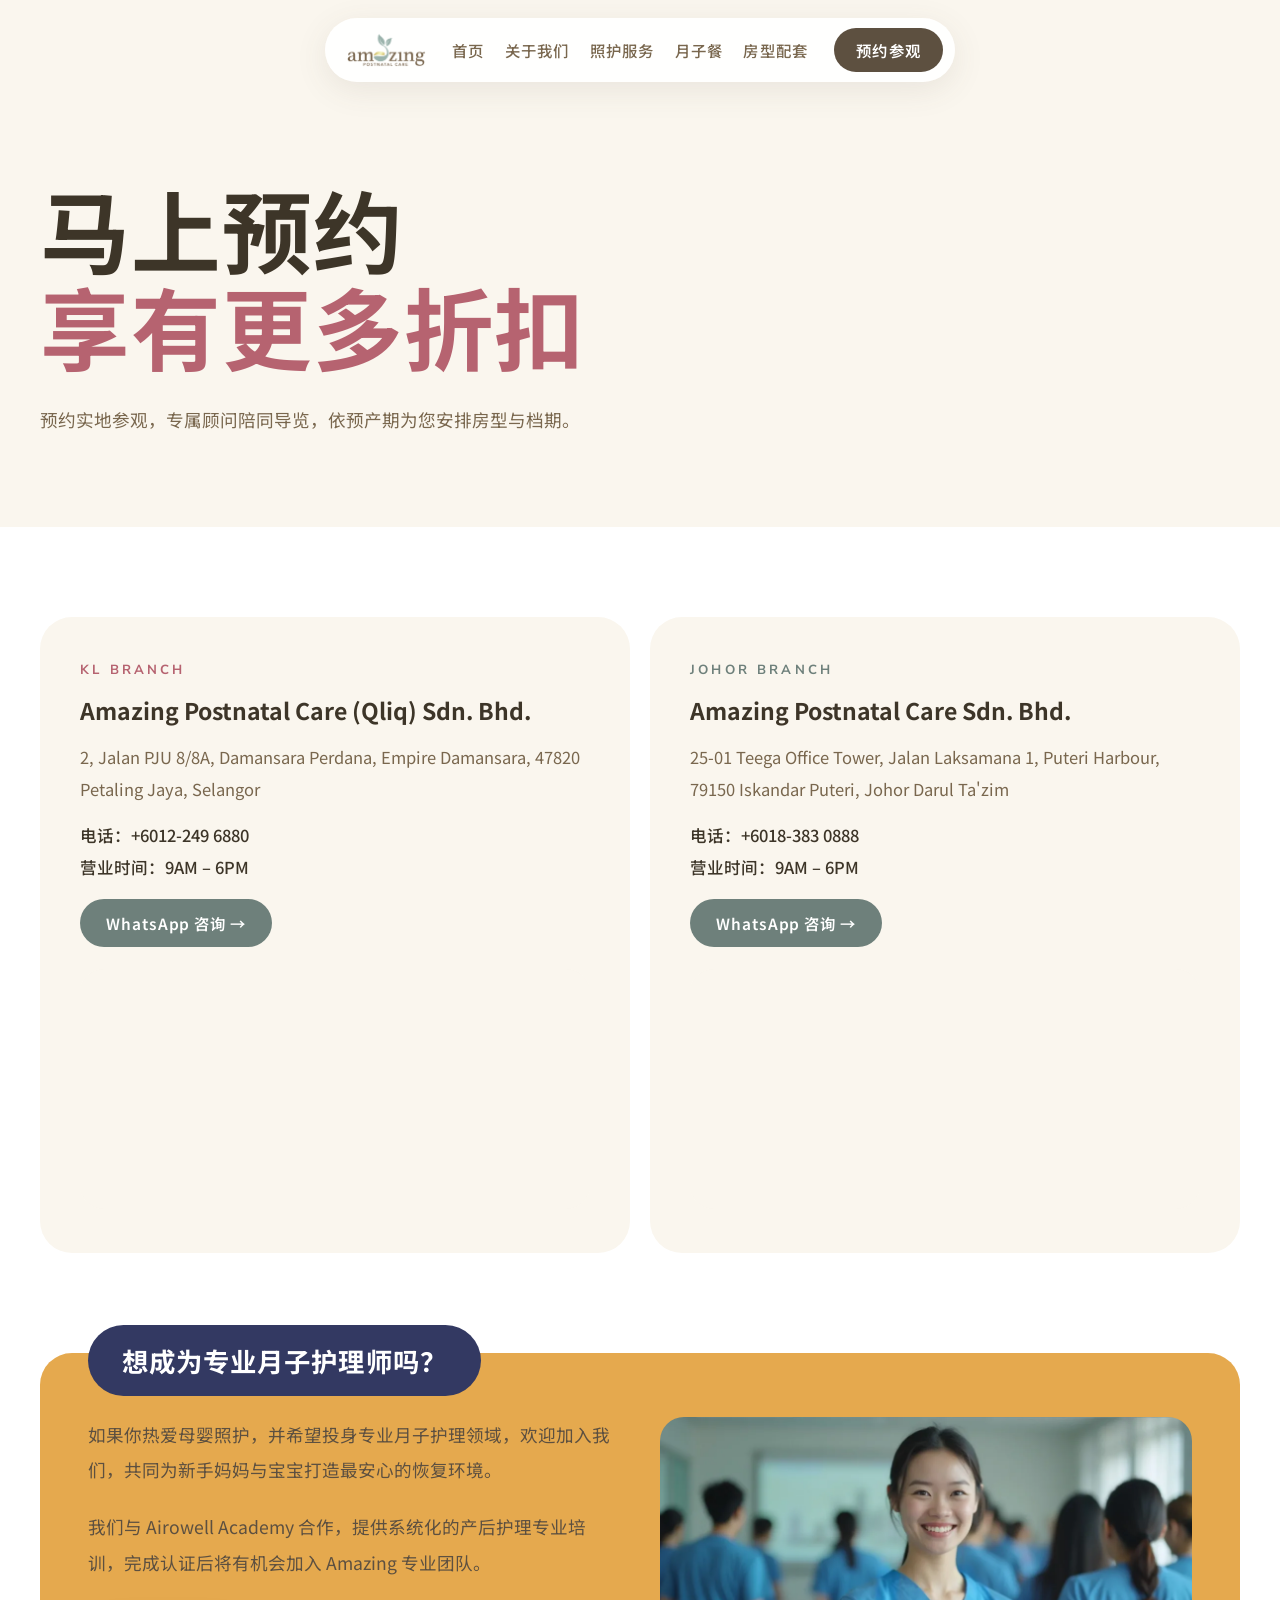
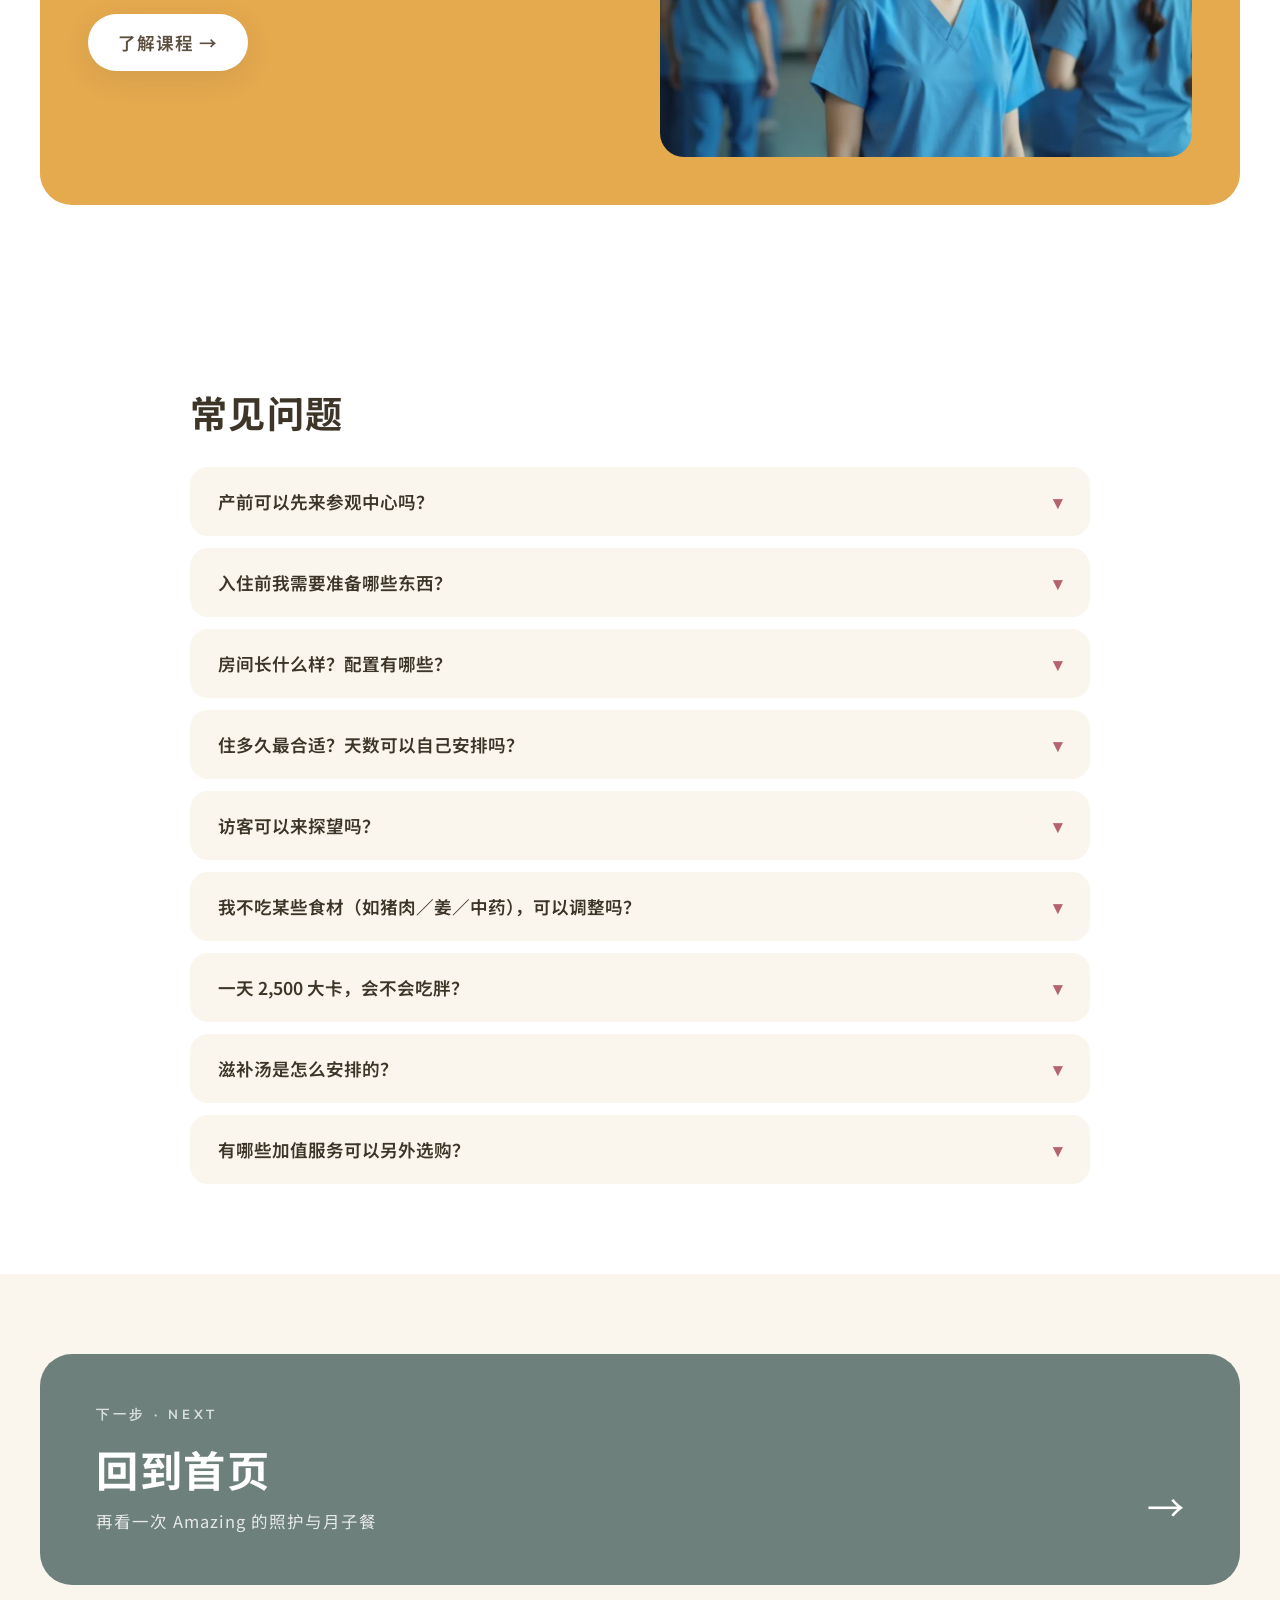
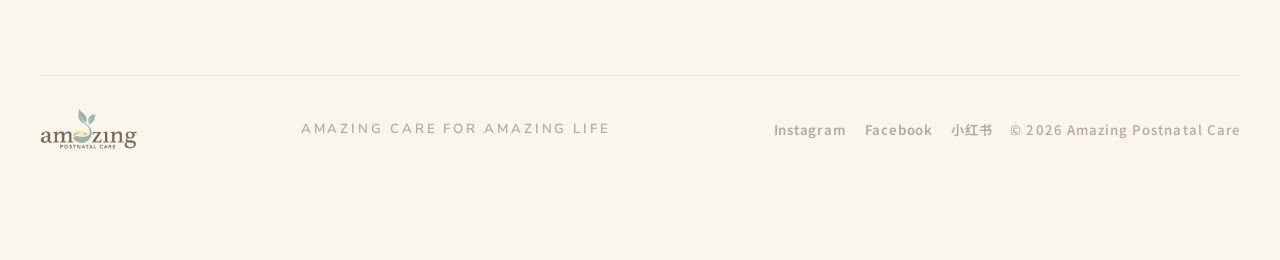
<file: contact.html>
<!DOCTYPE html>
<html lang="zh-Hans">
<head>
<meta charset="utf-8">
<meta name="viewport" content="width=device-width, initial-scale=1">
<title>预约参观 | Amazing Postnatal Care 高端月子中心</title>
<meta name="description" content="预约参观 KL Damansara 或 Johor Puteri Harbour 分行，WhatsApp +6012-249 6880 (KL) / +6018-383 0888 (Johor)，专属顾问陪同导览。">
<link rel="icon" href="assets/favicon.svg" type="image/svg+xml">
<link rel="icon" href="assets/favicon-32.png" sizes="32x32">
<link rel="apple-touch-icon" href="assets/favicon-180.png">
<link rel="preload" href="_ds/fonts/fzzzhongjw.ttf" as="font" type="font/ttf" crossorigin="anonymous">
<link rel="stylesheet" href="_ds/colors-and-type.css">
<link rel="stylesheet" href="_ds/styles.css">
<link rel="stylesheet" href="site.css">
<script>
(function(){var v=document.createElement("div");v.style.cssText="position:fixed;inset:0;z-index:9999;background:#faf6ee;pointer-events:none;transition:opacity 320ms cubic-bezier(.16,1,.3,1)";function m(){if(document.body)document.body.appendChild(v);else requestAnimationFrame(m);}m();function d(){v.style.opacity="0";setTimeout(function(){if(v.parentNode)v.parentNode.removeChild(v);},360);}var done=false,go=function(){if(done)return;done=true;requestAnimationFrame(function(){requestAnimationFrame(d);});};if(document.fonts&&document.fonts.ready)document.fonts.ready.then(go);setTimeout(go,2200);})();
</script>
</head>
<body>
<div class="page-veil" data-page-veil></div>
<header class="site-header">
  <div class="nav-pill">
    <a class="nav-logo" href="index.html" aria-label="Amazing Postnatal Care 首页"><img src="[data-uri]" alt="Amazing Postnatal Care" width="320" height="68"></a>
    <nav class="nav-links">
        <a href="index.html">首页</a>
        <a href="about.html">关于我们</a>
        <a href="care.html">照护服务</a>
        <a href="meals.html">月子餐</a>
        <a href="rooms.html">房型配套</a>
    </nav>
    <a class="nav-cta" href="contact.html">预约参观</a>
    <button class="nav-burger" type="button" data-nav-toggle aria-label="打开菜单"><span></span><span></span><span></span></button>
  </div>
</header>
<div class="nav-drawer" data-nav-drawer>
  <button class="nav-drawer-close" type="button" data-nav-close aria-label="关闭菜单">&#10005;</button>
      <a href="index.html">首页</a>
        <a href="about.html">关于我们</a>
        <a href="care.html">照护服务</a>
        <a href="meals.html">月子餐</a>
        <a href="rooms.html">房型配套</a>
  <a class="nav-drawer-cta" href="contact.html">预约参观</a>
</div>
<div style="background:var(--paper); color:var(--fg); font-family:var(--font-zh); overflow-x:hidden">
  

  <section style="padding:180px clamp(20px,5vw,40px) 90px; background:var(--paper)">
    <div style="max-width:1240px; margin:0 auto">
      <h1 data-reveal="1" style="margin:0; max-width:min(100%,780px); font-weight:700; font-size:clamp(52.8px,7vw,121px); line-height:1.08; letter-spacing:.01em; color:var(--fg-strong)">马上预约<br><span style="color:var(--rose-deep)">享有更多折扣</span></h1>
      <p data-reveal="2" style="margin:28px 0 0; max-width:560px; font-size:17.6px; font-weight:400; line-height:2; color:var(--brand-bark)">预约实地参观，专属顾问陪同导览，依预产期为您安排房型与档期。</p>
    </div>
  </section>

  <section id="branches" style="background:#fff; padding:90px clamp(20px,5vw,40px)">
    <div style="max-width:1240px; margin:0 auto; display:grid; grid-template-columns:repeat(auto-fit,minmax(max(calc(50% - 10px),min(320px,100%)),1fr)); gap:20px">
      <div data-reveal="1" style="background:var(--paper); border-radius:32px; padding:44px clamp(20px,5vw,40px); display:flex; flex-direction:column">
        <div style="font-family:var(--font-en); font-size:13.2px; font-weight:700; letter-spacing:.24em; color:var(--rose-deep)">KL BRANCH</div>
        <h3 style="margin:14px 0 14px; font-weight:700; font-size:23px; color:var(--fg-strong)">Amazing Postnatal Care (Qliq) Sdn. Bhd.</h3>
        <p style="margin:0 0 18px; font-size:16.5px; font-weight:400; line-height:1.95; color:var(--brand-bark)">2, Jalan PJU 8/8A, Damansara Perdana, Empire Damansara, 47820 Petaling Jaya, Selangor</p>
        <div style="display:flex; flex-direction:column; gap:8px; font-size:16.5px; font-weight:500; color:var(--fg-strong)">
          <div>电话：+6012-249 6880</div>
          <div>营业时间：9AM – 6PM</div>
        </div>
        <a href="https://wa.me/60122496880" target="_blank" rel="noopener" style="align-self:flex-start; margin-top:20px; display:inline-flex; align-items:center; gap:10px; background:var(--brand-sage-deep); color:#fff; border-radius:999px; padding:13px 26px; font-size:15.4px; font-weight:600; letter-spacing:.06em; transition:all 240ms var(--ease)">WhatsApp 咨询 →</a>
        <div style="margin-top:auto; padding-top:22px">
          <iframe src="https://www.google.com/maps?q=2%2C%20Jalan%20PJU%208%2F8A%2C%20Damansara%20Perdana%2C%20Empire%20Damansara%2C%2047820%20Petaling%20Jaya%2C%20Selangor&output=embed" title="KL 分行地图" loading="lazy" style="width:100%; height:240px; border:none; border-radius:24px; display:block; background:var(--paper)"></iframe>
        </div>
      </div>
      <div data-reveal="2" style="background:var(--paper); border-radius:32px; padding:44px clamp(20px,5vw,40px); display:flex; flex-direction:column">
        <div style="font-family:var(--font-en); font-size:13.2px; font-weight:700; letter-spacing:.24em; color:var(--brand-sage-deep)">JOHOR BRANCH</div>
        <h3 style="margin:14px 0 14px; font-weight:700; font-size:23px; color:var(--fg-strong)">Amazing Postnatal Care Sdn. Bhd.</h3>
        <p style="margin:0 0 18px; font-size:16.5px; font-weight:400; line-height:1.95; color:var(--brand-bark)">25-01 Teega Office Tower, Jalan Laksamana 1, Puteri Harbour, 79150 Iskandar Puteri, Johor Darul Ta'zim</p>
        <div style="display:flex; flex-direction:column; gap:8px; font-size:16.5px; font-weight:500; color:var(--fg-strong)">
          <div>电话：+6018-383 0888</div>
          <div>营业时间：9AM – 6PM</div>
        </div>
        <a href="https://wa.me/60183830888" target="_blank" rel="noopener" style="align-self:flex-start; margin-top:20px; display:inline-flex; align-items:center; gap:10px; background:var(--brand-sage-deep); color:#fff; border-radius:999px; padding:13px 26px; font-size:15.4px; font-weight:600; letter-spacing:.06em; transition:all 240ms var(--ease)">WhatsApp 咨询 →</a>
        <div style="margin-top:auto; padding-top:22px">
          <iframe src="https://www.google.com/maps?q=25-01%20Teega%20Office%20Tower%2C%20Jalan%20Laksamana%201%2C%20Puteri%20Harbour%2C%2079150%20Iskandar%20Puteri%2C%20Johor&output=embed" title="Johor 分行地图" loading="lazy" style="width:100%; height:240px; border:none; border-radius:24px; display:block; background:var(--paper)"></iframe>
        </div>
      </div>
      <div data-reveal="1" style="grid-column:1/-1; position:relative; background:#e5a94e; border-radius:32px; padding:64px 48px 48px; margin-top:80px">
        <div style="position:absolute; top:-28px; left:48px; background:#333962; color:#fff; border-radius:999px; padding:16px 34px; font-size:26.4px; font-weight:700; letter-spacing:.04em">想成为专业月子护理师吗？</div>
        <div style="display:grid; grid-template-columns:repeat(auto-fit,minmax(max(calc(50% - 20px),min(320px,100%)),1fr)); gap:40px; align-items:stretch">
          <div>
            <p style="margin:0; font-size:17.6px; font-weight:400; line-height:2; color:var(--brand-bark-deep)">如果你热爱母婴照护，并希望投身专业月子护理领域，欢迎加入我们，共同为新手妈妈与宝宝打造最安心的恢复环境。</p>
            <p style="margin:22px 0 0; font-size:17.6px; font-weight:400; line-height:2; color:var(--brand-bark-deep)">我们与 Airowell Academy 合作，提供系统化的产后护理专业培训，完成认证后将有机会加入 Amazing 专业团队。</p>
            <a href="https://airowellacademy.com" target="_blank" rel="noopener" style="display:inline-flex; align-items:center; gap:12px; margin-top:34px; background:#fff; border-radius:999px; padding:16px 30px; font-size:17.6px; font-weight:600; letter-spacing:.06em; color:var(--brand-bark-deep); box-shadow:0 8px 28px rgba(93,80,64,.12); transition:all 240ms var(--ease)">了解课程 →</a>
          </div>
          <div style="border-radius:24px; overflow:hidden; height:100%; min-height:340px">
            <img width="1200" height="686" loading="lazy" decoding="async" src="assets/academy-trainee.webp" alt="Airowell Academy 护理师培训" style="width:100%; height:100%; object-fit:cover; display:block">
          </div>
        </div>
      </div>
    </div>
  </section>

  <section style="background:#fff; padding:90px clamp(20px,5vw,40px)">
    <div style="max-width:900px; margin:0 auto">
      <h2 data-reveal="1" style="margin:0 0 28px; font-weight:700; font-size:clamp(28.6px,2.9vw,37.4px); letter-spacing:.04em; color:var(--fg-strong)">常见问题</h2>
      <div style="display:flex; flex-direction:column; gap:12px">
        <details data-reveal="1" style="background:var(--paper); border-radius:18px; padding:0; overflow:hidden">
          <summary style="cursor:pointer; transition:background 240ms cubic-bezier(.2,.7,.2,1); list-style:none; padding:22px 28px; font-size:17.6px; font-weight:600; color:var(--fg-strong); display:flex; justify-content:space-between; gap:16px">产前可以先来参观中心吗？ <span style="color:var(--rose-deep)">▾</span></summary>
          <div style="padding:0 28px 24px; font-size:15.4px; font-weight:400; line-height:1.95; color:var(--brand-bark)">欢迎，提前预约即可安排专人导览，带您看房型、月子餐厨房与妈妈教室。</div>
        </details>
        <details data-reveal="2" style="background:var(--paper); border-radius:18px; padding:0; overflow:hidden">
          <summary style="cursor:pointer; transition:background 240ms cubic-bezier(.2,.7,.2,1); list-style:none; padding:22px 28px; font-size:17.6px; font-weight:600; color:var(--fg-strong); display:flex; justify-content:space-between; gap:16px">入住前我需要准备哪些东西？ <span style="color:var(--rose-deep)">▾</span></summary>
          <div style="padding:0 28px 24px; font-size:15.4px; font-weight:400; line-height:1.95; color:var(--brand-bark)">只需带个人用品与宝宝的贴身必需品；妈妈服、宝宝衣、奶粉、纸尿片与新手包都由我们备齐，确认入住后会给您一份详细清单。</div>
        </details>
        <details data-reveal="3" style="background:var(--paper); border-radius:18px; padding:0; overflow:hidden">
          <summary style="cursor:pointer; transition:background 240ms cubic-bezier(.2,.7,.2,1); list-style:none; padding:22px 28px; font-size:17.6px; font-weight:600; color:var(--fg-strong); display:flex; justify-content:space-between; gap:16px">房间长什么样？配置有哪些？ <span style="color:var(--rose-deep)">▾</span></summary>
          <div style="padding:0 28px 24px; font-size:15.4px; font-weight:400; line-height:1.95; color:var(--brand-bark)">多数房型附设独立卫浴；每间房都配有哺乳椅、冰箱与保险箱、智能控光与无限上网。各房型的床型、面积与配置可在「房型配套」页逐一查看。</div>
        </details>
        <details data-reveal="1" style="background:var(--paper); border-radius:18px; padding:0; overflow:hidden">
          <summary style="cursor:pointer; transition:background 240ms cubic-bezier(.2,.7,.2,1); list-style:none; padding:22px 28px; font-size:17.6px; font-weight:600; color:var(--fg-strong); display:flex; justify-content:space-between; gap:16px">住多久最合适？天数可以自己安排吗？ <span style="color:var(--rose-deep)">▾</span></summary>
          <div style="padding:0 28px 24px; font-size:15.4px; font-weight:400; line-height:1.95; color:var(--brand-bark)">从产后修复的角度，42 天能让身体有较完整的时间完成调理与修复；28 天则涵盖了最关键的恢复阶段，同样是许多妈妈安心的选择。若您考虑 42 天，我们会建议尽早预订——房间数量有限，日后若想延长，未必仍有空房。顾问也很乐意依您的预产期与恢复状况，陪您一起确认最合适的天数。</div>
        </details>
        <details data-reveal="3" style="background:var(--paper); border-radius:18px; padding:0; overflow:hidden">
          <summary style="cursor:pointer; transition:background 240ms cubic-bezier(.2,.7,.2,1); list-style:none; padding:22px 28px; font-size:17.6px; font-weight:600; color:var(--fg-strong); display:flex; justify-content:space-between; gap:16px">访客可以来探望吗？ <span style="color:var(--rose-deep)">▾</span></summary>
          <div style="padding:0 28px 24px; font-size:15.4px; font-weight:400; line-height:1.95; color:var(--brand-bark)">可以。我们设有固定探访时段，探访以直属家人为限——产后妈妈需要充分休息，身体抵抗力也较平时弱，人数与时段的适度安排，是为了保障妈妈与宝宝的休息与健康，也让家人能安心相聚。</div>
        </details>
        <details data-reveal="2" style="background:var(--paper); border-radius:18px; padding:0; overflow:hidden">
          <summary style="cursor:pointer; transition:background 240ms cubic-bezier(.2,.7,.2,1); list-style:none; padding:22px 28px; font-size:17.6px; font-weight:600; color:var(--fg-strong); display:flex; justify-content:space-between; gap:16px">我不吃某些食材（如猪肉／姜／中药），可以调整吗？ <span style="color:var(--rose-deep)">▾</span></summary>
          <div style="padding:0 28px 24px; font-size:15.4px; font-weight:400; line-height:1.95; color:var(--brand-bark)">可以，我们能为您排除特定食材，并以同等营养的替代食材补足。</div>
        </details>
        <details data-reveal="1" style="background:var(--paper); border-radius:18px; padding:0; overflow:hidden">
          <summary style="cursor:pointer; transition:background 240ms cubic-bezier(.2,.7,.2,1); list-style:none; padding:22px 28px; font-size:17.6px; font-weight:600; color:var(--fg-strong); display:flex; justify-content:space-between; gap:16px">一天 2,500 大卡，会不会吃胖？ <span style="color:var(--rose-deep)">▾</span></summary>
          <div style="padding:0 28px 24px; font-size:15.4px; font-weight:400; line-height:1.95; color:var(--brand-bark)">不会。哺乳中的妈妈一天会比平常多消耗约 500 大卡，因此这样的分量其实是身体真正需要的。餐点少油少盐少糖、六大营养均衡，由营养师逐餐计算，只要饮食搭配得当，既能支持恢复与泌乳，也不会因此变胖。</div>
        </details>
        <details data-reveal="2" style="background:var(--paper); border-radius:18px; padding:0; overflow:hidden">
          <summary style="cursor:pointer; transition:background 240ms cubic-bezier(.2,.7,.2,1); list-style:none; padding:22px 28px; font-size:17.6px; font-weight:600; color:var(--fg-strong); display:flex; justify-content:space-between; gap:16px">滋补汤是怎么安排的？ <span style="color:var(--rose-deep)">▾</span></summary>
          <div style="padding:0 28px 24px; font-size:15.4px; font-weight:400; line-height:1.95; color:var(--brand-bark)">由中医师把脉后，依妈妈的体质与「清、调、补、塑」四个调理阶段安排当周的汤品，随身体状况逐周调整。</div>
        </details>
        <details data-reveal="1" style="background:var(--paper); border-radius:18px; padding:0; overflow:hidden">
          <summary style="cursor:pointer; transition:background 240ms cubic-bezier(.2,.7,.2,1); list-style:none; padding:22px 28px; font-size:17.6px; font-weight:600; color:var(--fg-strong); display:flex; justify-content:space-between; gap:16px">有哪些加值服务可以另外选购？ <span style="color:var(--rose-deep)">▾</span></summary>
          <div style="padding:0 28px 24px; font-size:15.4px; font-weight:400; line-height:1.95; color:var(--brand-bark)">套餐已包含月子期间所需的基础项目。若妈妈想再增添，也可另行加购，例如产后传统马来式按摩、产前按摩、经络理疗、宝宝写真、满月抓周仪式、产后修复仪、太空舱、泌乳师通乳与挤奶器租借等。</div>
        </details>
      </div>
    </div>
  </section>

  <section style="background:var(--paper); padding:80px clamp(20px,5vw,40px) 90px">
    <a href="index.html" style="display:block; max-width:1240px; margin:0 auto; background:var(--brand-sage-deep); border-radius:32px; padding:52px clamp(24px,5vw,56px); color:#fff">
      <div style="display:flex; align-items:flex-end; justify-content:space-between; gap:32px; flex-wrap:wrap">
        <div>
          <div style="font-family:var(--font-en); font-size:13.2px; font-weight:700; letter-spacing:.28em; text-transform:uppercase; color:var(--brand-sage-mist)">下一步 · Next</div>
          <div style="margin-top:14px; font-size:clamp(30.8px,3.3vw,44px); font-weight:700; letter-spacing:.04em; color:#fff">回到首页</div>
          <div style="margin-top:10px; font-size:16.5px; font-weight:400; letter-spacing:.06em; color:rgba(255,255,255,.82)">再看一次 Amazing 的照护与月子餐</div>
        </div>
        <div style="font-size:37.4px; color:#fff">→</div>
      </div>
    </a>
  </section>
  <footer style="background:var(--paper); padding:0 clamp(20px,5vw,40px) 110px">
    <div style="max-width:1240px; margin:0 auto; display:flex; align-items:center; justify-content:space-between; gap:32px; flex-wrap:wrap; padding-top:32px; border-top:1px solid rgba(93,80,64,.10)">
      <img src="[data-uri]" alt="Amazing Postnatal Care" width="320" height="68" loading="lazy" decoding="async" style="height:42px; width:auto; display:block">
      <div style="flex:1; text-align:center; font-family:var(--font-en); font-size:13.2px; font-weight:600; letter-spacing:.22em; text-transform:uppercase; color:var(--taupe)">Amazing Care For Amazing Life</div>
      <div style="display:flex; align-items:center; gap:18px; flex-wrap:wrap">
        <a href="https://www.instagram.com/amazing_postnatal_care?utm_source=ig_web_button_share_sheet&igsi=ZDNlZDc0MzIxNw==" target="_blank" rel="noopener" style="font-size:13.2px; font-weight:600; letter-spacing:.06em; color:var(--taupe)">Instagram</a>
        <a href="https://www.facebook.com/Amazingpostnatalcare" target="_blank" rel="noopener" style="font-size:13.2px; font-weight:600; letter-spacing:.06em; color:var(--taupe)">Facebook</a>
        <a href="https://www.rednote.com/user/profile/69e06a680000000026002a34?xsec_token=ABxEpQ7uzhI4b9PJ16kDZ4LCO3gbReHy4HNwIRRq1KGOE=&xsec_source=pc_search" target="_blank" rel="noopener" style="font-size:13.2px; font-weight:600; letter-spacing:.06em; color:var(--taupe)">小红书</a>
        <div style="font-size:13.2px; font-weight:500; letter-spacing:.08em; color:var(--taupe)">© 2026 Amazing Postnatal Care</div>
      </div>
    </div>
  </footer>
</div>
<div class="video-modal" data-video-modal>
  <div class="video-modal-inner">
    <div class="video-modal-frame" data-video-frame></div>
    <div class="video-modal-hint">点击任意处关闭</div>
  </div>
</div>
<script src="site.js" defer></script>
</body>
</html>
</file>
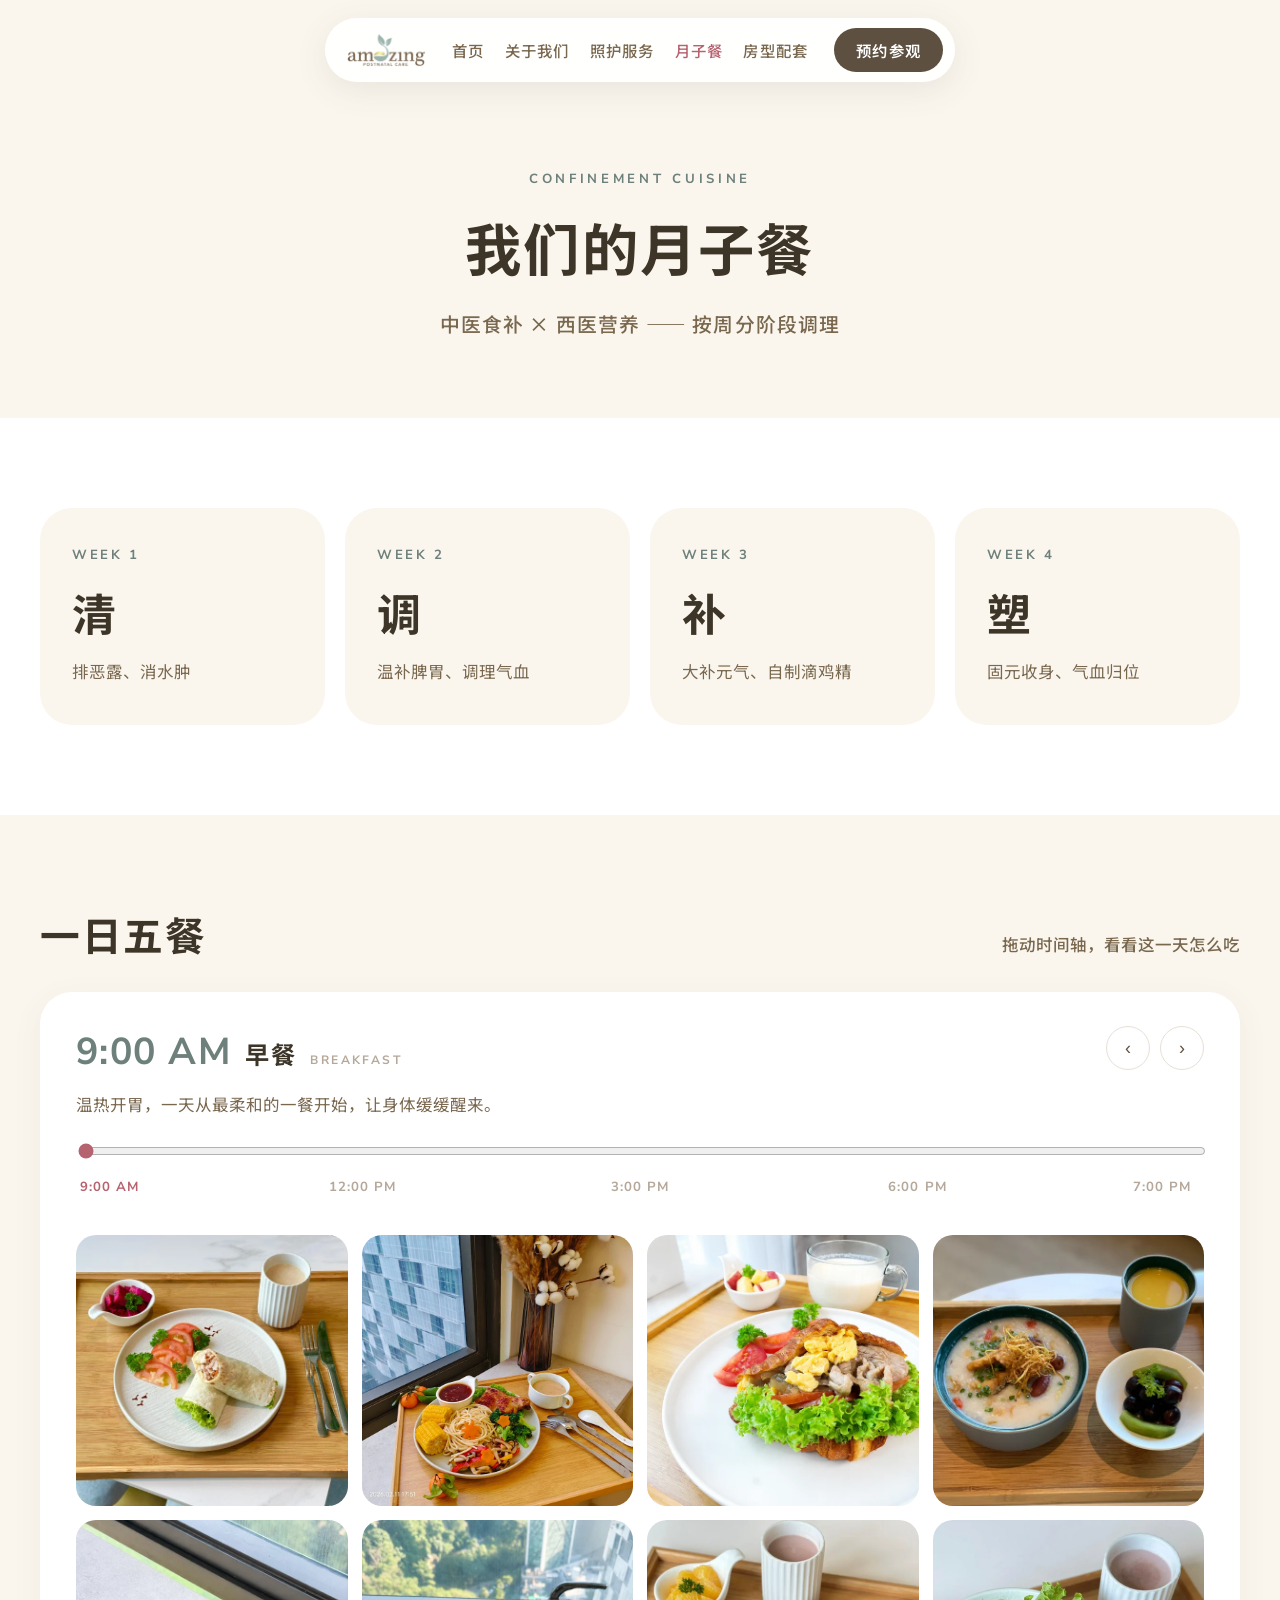
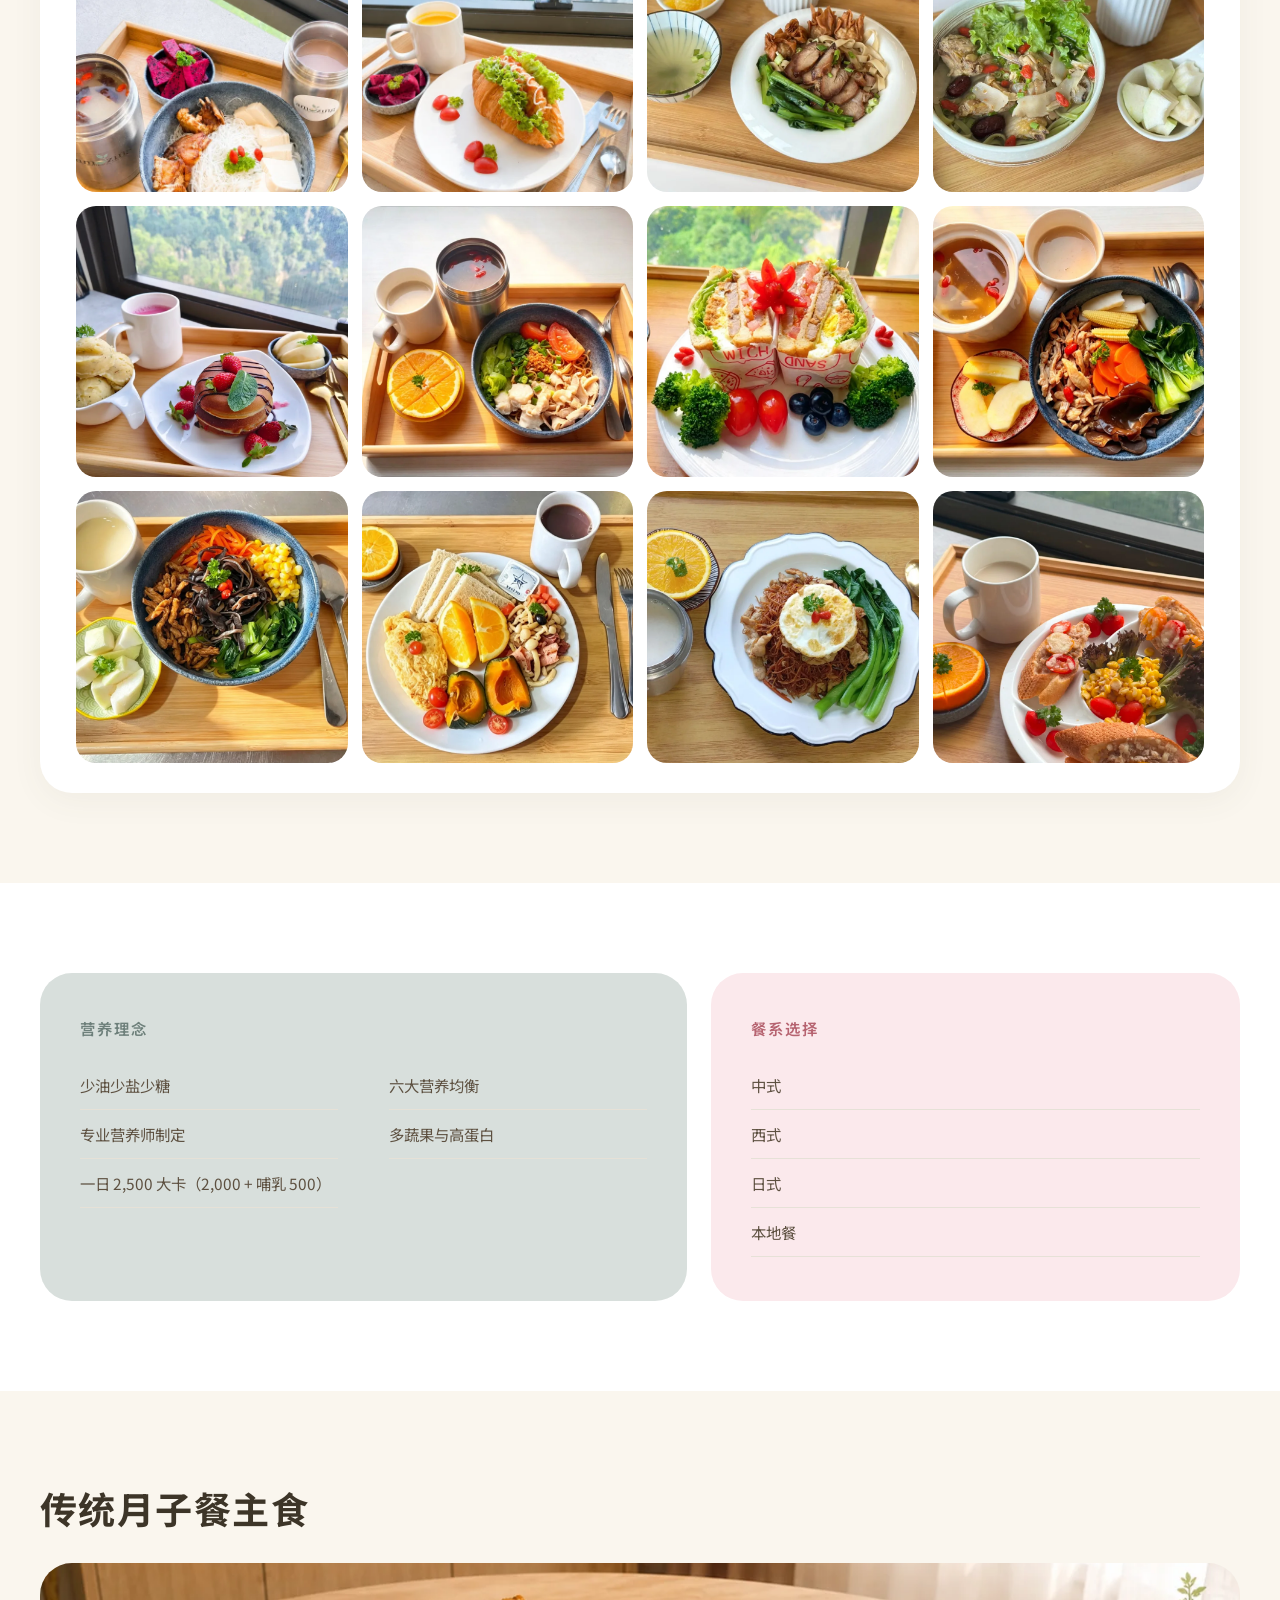
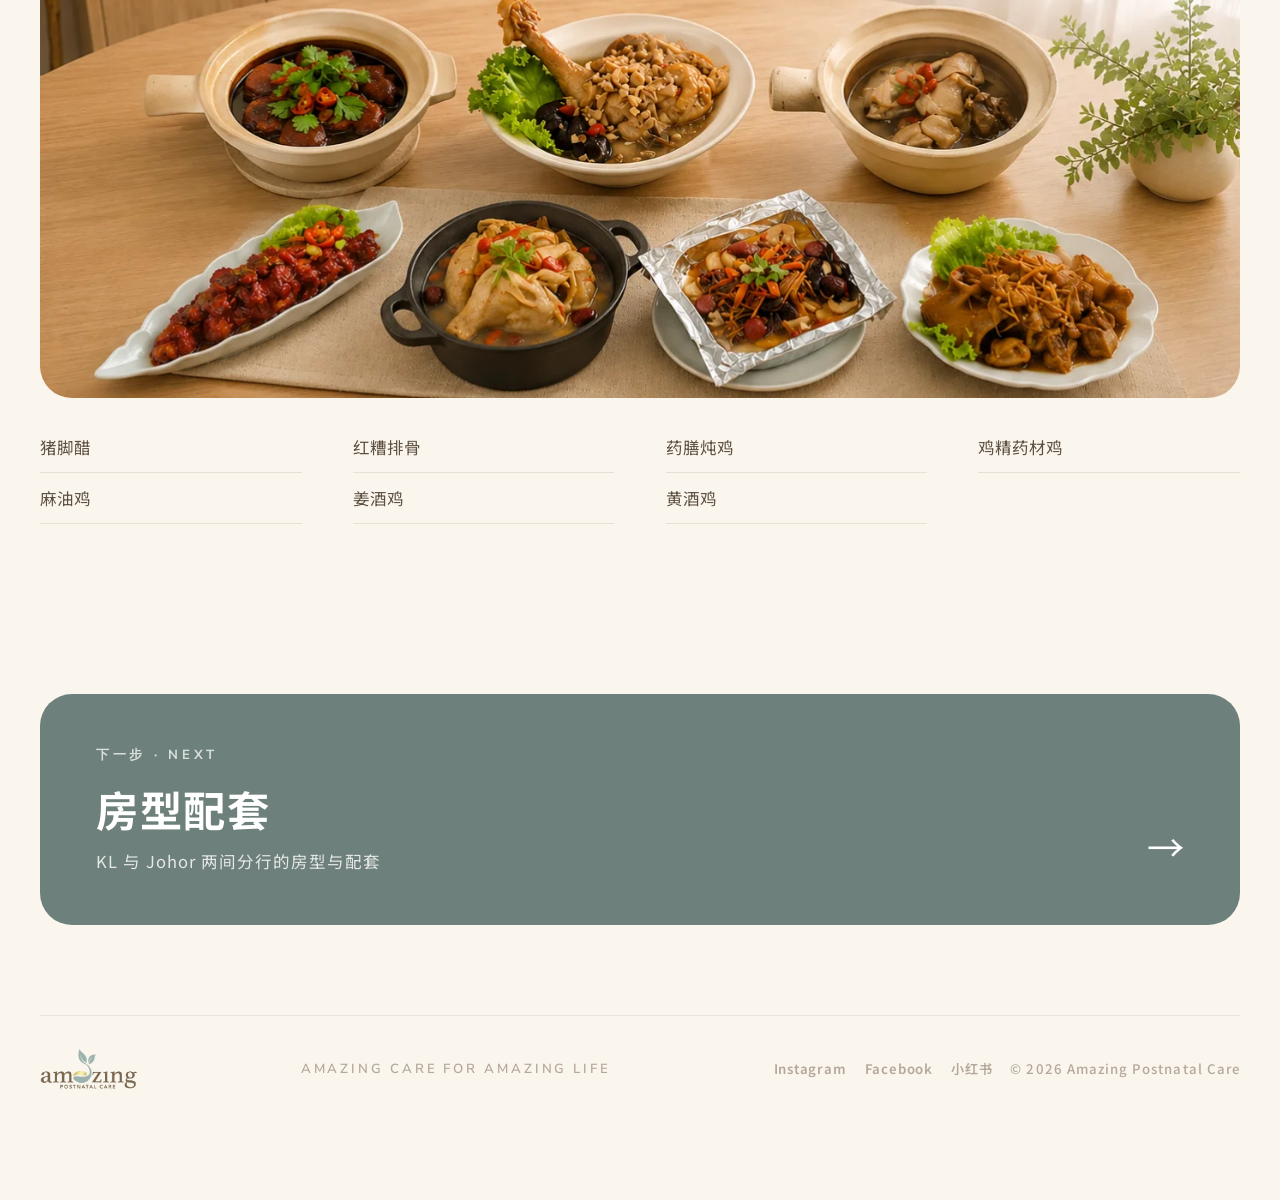
<file: meals.html>
<!DOCTYPE html>
<html lang="zh-Hans">
<head>
<meta charset="utf-8">
<meta name="viewport" content="width=device-width, initial-scale=1">
<title>月子餐 | Amazing Postnatal Care 高端月子中心</title>
<meta name="description" content="中医调补理念 × 均衡健康饮食，按「清、调、补、塑」四周分阶段调理，每天五餐由专业团队为妈妈定制。">
<link rel="icon" href="assets/favicon.svg" type="image/svg+xml">
<link rel="icon" href="assets/favicon-32.png" sizes="32x32">
<link rel="apple-touch-icon" href="assets/favicon-180.png">
<link rel="preload" href="_ds/fonts/fzzzhongjw.ttf" as="font" type="font/ttf" crossorigin="anonymous">
<link rel="stylesheet" href="_ds/colors-and-type.css">
<link rel="stylesheet" href="_ds/styles.css">
<link rel="stylesheet" href="site.css">
<script>
(function(){var v=document.createElement("div");v.style.cssText="position:fixed;inset:0;z-index:9999;background:#faf6ee;pointer-events:none;transition:opacity 320ms cubic-bezier(.16,1,.3,1)";function m(){if(document.body)document.body.appendChild(v);else requestAnimationFrame(m);}m();function d(){v.style.opacity="0";setTimeout(function(){if(v.parentNode)v.parentNode.removeChild(v);},360);}var done=false,go=function(){if(done)return;done=true;requestAnimationFrame(function(){requestAnimationFrame(d);});};if(document.fonts&&document.fonts.ready)document.fonts.ready.then(go);setTimeout(go,2200);})();
</script>
</head>
<body>
<div class="page-veil" data-page-veil></div>
<header class="site-header">
  <div class="nav-pill">
    <a class="nav-logo" href="index.html" aria-label="Amazing Postnatal Care 首页"><img src="[data-uri]" alt="Amazing Postnatal Care" width="320" height="68"></a>
    <nav class="nav-links">
        <a href="index.html">首页</a>
        <a href="about.html">关于我们</a>
        <a href="care.html">照护服务</a>
        <a href="meals.html" aria-current="page">月子餐</a>
        <a href="rooms.html">房型配套</a>
    </nav>
    <a class="nav-cta" href="contact.html">预约参观</a>
    <button class="nav-burger" type="button" data-nav-toggle aria-label="打开菜单"><span></span><span></span><span></span></button>
  </div>
</header>
<div class="nav-drawer" data-nav-drawer>
  <button class="nav-drawer-close" type="button" data-nav-close aria-label="关闭菜单">&#10005;</button>
      <a href="index.html">首页</a>
        <a href="about.html">关于我们</a>
        <a href="care.html">照护服务</a>
        <a href="meals.html" aria-current="page">月子餐</a>
        <a href="rooms.html">房型配套</a>
  <a class="nav-drawer-cta" href="contact.html">预约参观</a>
</div>
<div style="background:var(--paper); color:var(--fg); font-family:var(--font-zh); overflow-x:hidden">
  

  <section style="padding:170px clamp(20px,5vw,40px) 80px; background:var(--paper)">
    <div data-reveal="1" style="max-width:1240px; margin:0 auto; text-align:center">
      <div style="font-family:var(--font-en); font-size:13.2px; font-weight:700; letter-spacing:.28em; text-transform:uppercase; color:var(--brand-sage-deep)">Confinement Cuisine</div>
      <h1 style="margin:18px 0 0; font-weight:700; font-size:clamp(41.8px,4.4vw,61.6px); letter-spacing:.04em; color:var(--fg-strong)">我们的月子餐</h1>
      <p style="margin:22px 0 0; font-size:19.8px; font-weight:500; letter-spacing:.06em; color:var(--brand-bark)">中医食补 × 西医营养 —— 按周分阶段调理</p>
    </div>
  </section>

  <section style="background:#fff; padding:90px clamp(20px,5vw,40px)">
    <div style="max-width:1240px; margin:0 auto">
      <div style="display:grid; grid-template-columns:repeat(auto-fit,minmax(220px,1fr)); gap:20px">
        <div data-step="0" style="background:var(--paper); border-radius:32px; padding:38px 32px; transition:all 500ms var(--ease)">
          <div style="font-family:var(--font-en); font-size:13.2px; font-weight:700; letter-spacing:.2em; color:var(--brand-sage-deep)">WEEK 1</div>
          <div style="margin:16px 0 12px; font-size:44px; font-weight:700; color:var(--fg-strong)">清</div>
          <p style="margin:0; font-size:16.5px; font-weight:400; line-height:1.9; color:var(--brand-bark)">排恶露、消水肿</p>
        </div>
        <div data-step="1" style="background:var(--paper); border-radius:32px; padding:38px 32px; transition:all 500ms var(--ease)">
          <div style="font-family:var(--font-en); font-size:13.2px; font-weight:700; letter-spacing:.2em; color:var(--brand-sage-deep)">WEEK 2</div>
          <div style="margin:16px 0 12px; font-size:44px; font-weight:700; color:var(--fg-strong)">调</div>
          <p style="margin:0; font-size:16.5px; font-weight:400; line-height:1.9; color:var(--brand-bark)">温补脾胃、调理气血</p>
        </div>
        <div data-step="2" style="background:var(--paper); border-radius:32px; padding:38px 32px; transition:all 500ms var(--ease)">
          <div style="font-family:var(--font-en); font-size:13.2px; font-weight:700; letter-spacing:.2em; color:var(--brand-sage-deep)">WEEK 3</div>
          <div style="margin:16px 0 12px; font-size:44px; font-weight:700; color:var(--fg-strong)">补</div>
          <p style="margin:0; font-size:16.5px; font-weight:400; line-height:1.9; color:var(--brand-bark)">大补元气、自制滴鸡精</p>
        </div>
        <div data-step="3" style="background:var(--paper); border-radius:32px; padding:38px 32px; transition:all 500ms var(--ease)">
          <div style="font-family:var(--font-en); font-size:13.2px; font-weight:700; letter-spacing:.2em; color:var(--brand-sage-deep)">WEEK 4</div>
          <div style="margin:16px 0 12px; font-size:44px; font-weight:700; color:var(--fg-strong)">塑</div>
          <p style="margin:0; font-size:16.5px; font-weight:400; line-height:1.9; color:var(--brand-bark)">固元收身、气血归位</p>
        </div>
      </div>
    </div>
  </section>

  <section style="background:var(--paper); padding:90px clamp(20px,5vw,40px)">
    <div style="max-width:1240px; margin:0 auto">
      <div data-reveal="1" style="display:flex; align-items:baseline; justify-content:space-between; gap:24px; flex-wrap:wrap; margin:0 0 30px">
        <h2 style="margin:0; font-weight:700; font-size:clamp(30.8px,3.1vw,41.8px); letter-spacing:.04em; color:var(--fg-strong)">一日五餐</h2>
        <div style="font-size:16.5px; font-weight:500; color:var(--brand-bark)">拖动时间轴，看看这一天怎么吃</div>
      </div>

      <div data-reveal="1" style="background:#fff; border-radius:32px; padding:34px 36px 30px; box-shadow:0 8px 32px rgba(93,80,64,.06)">
        <div data-switch="meal" style="display:flex; align-items:flex-start; justify-content:space-between; gap:20px">
          <div style="flex:1 1 auto; min-width:0">
          <div data-panel data-panel-group="meal" class="is-active">
            <div style="display:flex; align-items:baseline; gap:14px">
              <div style="font-family:var(--font-en); font-size:37.4px; font-weight:700; letter-spacing:.04em; color:var(--brand-sage-deep)">9:00 AM</div>
              <div style="font-size:24.2px; font-weight:700; letter-spacing:.06em; color:var(--fg-strong)">早餐</div>
              <div style="font-family:var(--font-en); font-size:12.1px; font-weight:700; letter-spacing:.2em; color:var(--taupe)">BREAKFAST</div>
            </div>
            <p style="margin:12px 0 0; font-size:16.5px; font-weight:400; line-height:1.9; color:var(--brand-bark)">温热开胃，一天从最柔和的一餐开始，让身体缓缓醒来。</p>
          </div>
          <div data-panel data-panel-group="meal">
            <div style="display:flex; align-items:baseline; gap:14px">
              <div style="font-family:var(--font-en); font-size:37.4px; font-weight:700; letter-spacing:.04em; color:var(--brand-sage-deep)">12:00 PM</div>
              <div style="font-size:24.2px; font-weight:700; letter-spacing:.06em; color:var(--fg-strong)">午餐</div>
              <div style="font-family:var(--font-en); font-size:12.1px; font-weight:700; letter-spacing:.2em; color:var(--taupe)">LUNCH</div>
            </div>
            <p style="margin:12px 0 0; font-size:16.5px; font-weight:400; line-height:1.9; color:var(--brand-bark)">一天中最丰盛的一餐，营养师配比均衡，补足体力与气血。</p>
          </div>
          <div data-panel data-panel-group="meal">
            <div style="display:flex; align-items:baseline; gap:14px">
              <div style="font-family:var(--font-en); font-size:37.4px; font-weight:700; letter-spacing:.04em; color:var(--brand-sage-deep)">3:00 PM</div>
              <div style="font-size:24.2px; font-weight:700; letter-spacing:.06em; color:var(--fg-strong)">下午茶</div>
              <div style="font-family:var(--font-en); font-size:12.1px; font-weight:700; letter-spacing:.2em; color:var(--taupe)">AFTERNOON TEA</div>
            </div>
            <p style="margin:12px 0 0; font-size:16.5px; font-weight:400; line-height:1.9; color:var(--brand-bark)">午后的一份小点心，垫补体力，也支持泌乳。</p>
          </div>
          <div data-panel data-panel-group="meal">
            <div style="display:flex; align-items:baseline; gap:14px">
              <div style="font-family:var(--font-en); font-size:37.4px; font-weight:700; letter-spacing:.04em; color:var(--brand-sage-deep)">6:00 PM</div>
              <div style="font-size:24.2px; font-weight:700; letter-spacing:.06em; color:var(--fg-strong)">晚餐</div>
              <div style="font-family:var(--font-en); font-size:12.1px; font-weight:700; letter-spacing:.2em; color:var(--taupe)">DINNER</div>
            </div>
            <p style="margin:12px 0 0; font-size:16.5px; font-weight:400; line-height:1.9; color:var(--brand-bark)">清爽好消化，少油少盐，让妈妈晚上睡得安稳。</p>
          </div>
          <div data-panel data-panel-group="meal">
            <div style="display:flex; align-items:baseline; gap:14px">
              <div style="font-family:var(--font-en); font-size:37.4px; font-weight:700; letter-spacing:.04em; color:var(--brand-sage-deep)">7:00 PM</div>
              <div style="font-size:24.2px; font-weight:700; letter-spacing:.06em; color:var(--fg-strong)">滋补汤</div>
              <div style="font-family:var(--font-en); font-size:12.1px; font-weight:700; letter-spacing:.2em; color:var(--taupe)">HERBAL SOUP</div>
            </div>
            <p style="margin:12px 0 0; font-size:16.5px; font-weight:400; line-height:1.9; color:var(--brand-bark)">中医师把脉后依「清、调、补、塑」阶段安排的当周汤品。</p>
          </div>
          </div>
          <div style="display:flex; gap:10px; flex:none">
            <button type="button" data-switch-prev="meal" aria-label="上一餐" style="width:44px; height:44px; border:1px solid var(--stone); border-radius:999px; cursor:pointer; background:#fff; color:var(--brand-bark-deep); font-size:18px">‹</button>
            <button type="button" data-switch-next="meal" aria-label="下一餐" style="width:44px; height:44px; border:1px solid var(--stone); border-radius:999px; cursor:pointer; background:#fff; color:var(--brand-bark-deep); font-size:18px">›</button>
          </div>
        </div>

        <input type="range" min="0" max="4" step="1" value="0" data-switch-range="meal" aria-label="选择餐次" style="width:100%; margin-top:22px; accent-color:var(--rose-deep); cursor:pointer">
        <div style="position:relative; margin-top:6px; height:48px">
            <button type="button" data-switch-tab="meal" data-tab-style-on="position:absolute; top:0; left:0; transform:none; white-space:nowrap; background:transparent; border:none; cursor:pointer; padding:8px 4px; font-family:var(--font-zh); text-align:left; transition:color 240ms cubic-bezier(.16,1,.3,1); color:var(--rose-deep); font-weight:700;" data-tab-style-off="position:absolute; top:0; left:0; transform:none; white-space:nowrap; background:transparent; border:none; cursor:pointer; padding:8px 4px; font-family:var(--font-zh); text-align:left; transition:color 240ms cubic-bezier(.16,1,.3,1); color:var(--taupe); font-weight:500;" style="position:absolute; top:0; left:0; transform:none; white-space:nowrap; background:transparent; border:none; cursor:pointer; padding:8px 4px; font-family:var(--font-zh); text-align:left; transition:color 240ms cubic-bezier(.16,1,.3,1); color:var(--rose-deep); font-weight:700;" aria-label="切换到早餐">
              <div style="font-family:var(--font-en); font-size:13.2px; font-weight:700; letter-spacing:.08em">9:00 AM</div>
            </button>
            <button type="button" data-switch-tab="meal" data-tab-style-on="position:absolute; top:0; left:calc(9px + (100% - 18px) * 0.25); transform:translateX(-50%); white-space:nowrap; background:transparent; border:none; cursor:pointer; padding:8px 4px; font-family:var(--font-zh); text-align:center; transition:color 240ms cubic-bezier(.16,1,.3,1); color:var(--rose-deep); font-weight:700;" data-tab-style-off="position:absolute; top:0; left:calc(9px + (100% - 18px) * 0.25); transform:translateX(-50%); white-space:nowrap; background:transparent; border:none; cursor:pointer; padding:8px 4px; font-family:var(--font-zh); text-align:center; transition:color 240ms cubic-bezier(.16,1,.3,1); color:var(--taupe); font-weight:500;" style="position:absolute; top:0; left:calc(9px + (100% - 18px) * 0.25); transform:translateX(-50%); white-space:nowrap; background:transparent; border:none; cursor:pointer; padding:8px 4px; font-family:var(--font-zh); text-align:center; transition:color 240ms cubic-bezier(.16,1,.3,1); color:var(--taupe); font-weight:500;" aria-label="切换到午餐">
              <div style="font-family:var(--font-en); font-size:13.2px; font-weight:700; letter-spacing:.08em">12:00 PM</div>
            </button>
            <button type="button" data-switch-tab="meal" data-tab-style-on="position:absolute; top:0; left:calc(9px + (100% - 18px) * 0.5); transform:translateX(-50%); white-space:nowrap; background:transparent; border:none; cursor:pointer; padding:8px 4px; font-family:var(--font-zh); text-align:center; transition:color 240ms cubic-bezier(.16,1,.3,1); color:var(--rose-deep); font-weight:700;" data-tab-style-off="position:absolute; top:0; left:calc(9px + (100% - 18px) * 0.5); transform:translateX(-50%); white-space:nowrap; background:transparent; border:none; cursor:pointer; padding:8px 4px; font-family:var(--font-zh); text-align:center; transition:color 240ms cubic-bezier(.16,1,.3,1); color:var(--taupe); font-weight:500;" style="position:absolute; top:0; left:calc(9px + (100% - 18px) * 0.5); transform:translateX(-50%); white-space:nowrap; background:transparent; border:none; cursor:pointer; padding:8px 4px; font-family:var(--font-zh); text-align:center; transition:color 240ms cubic-bezier(.16,1,.3,1); color:var(--taupe); font-weight:500;" aria-label="切换到下午茶">
              <div style="font-family:var(--font-en); font-size:13.2px; font-weight:700; letter-spacing:.08em">3:00 PM</div>
            </button>
            <button type="button" data-switch-tab="meal" data-tab-style-on="position:absolute; top:0; left:calc(9px + (100% - 18px) * 0.75); transform:translateX(-50%); white-space:nowrap; background:transparent; border:none; cursor:pointer; padding:8px 4px; font-family:var(--font-zh); text-align:center; transition:color 240ms cubic-bezier(.16,1,.3,1); color:var(--rose-deep); font-weight:700;" data-tab-style-off="position:absolute; top:0; left:calc(9px + (100% - 18px) * 0.75); transform:translateX(-50%); white-space:nowrap; background:transparent; border:none; cursor:pointer; padding:8px 4px; font-family:var(--font-zh); text-align:center; transition:color 240ms cubic-bezier(.16,1,.3,1); color:var(--taupe); font-weight:500;" style="position:absolute; top:0; left:calc(9px + (100% - 18px) * 0.75); transform:translateX(-50%); white-space:nowrap; background:transparent; border:none; cursor:pointer; padding:8px 4px; font-family:var(--font-zh); text-align:center; transition:color 240ms cubic-bezier(.16,1,.3,1); color:var(--taupe); font-weight:500;" aria-label="切换到晚餐">
              <div style="font-family:var(--font-en); font-size:13.2px; font-weight:700; letter-spacing:.08em">6:00 PM</div>
            </button>
            <button type="button" data-switch-tab="meal" data-tab-style-on="position:absolute; top:0; left:calc(9px + (100% - 18px) * 1); transform:translateX(-100%); white-space:nowrap; background:transparent; border:none; cursor:pointer; padding:8px 4px; font-family:var(--font-zh); text-align:right; transition:color 240ms cubic-bezier(.16,1,.3,1); color:var(--rose-deep); font-weight:700;" data-tab-style-off="position:absolute; top:0; left:calc(9px + (100% - 18px) * 1); transform:translateX(-100%); white-space:nowrap; background:transparent; border:none; cursor:pointer; padding:8px 4px; font-family:var(--font-zh); text-align:right; transition:color 240ms cubic-bezier(.16,1,.3,1); color:var(--taupe); font-weight:500;" style="position:absolute; top:0; left:calc(9px + (100% - 18px) * 1); transform:translateX(-100%); white-space:nowrap; background:transparent; border:none; cursor:pointer; padding:8px 4px; font-family:var(--font-zh); text-align:right; transition:color 240ms cubic-bezier(.16,1,.3,1); color:var(--taupe); font-weight:500;" aria-label="切换到滋补汤">
              <div style="font-family:var(--font-en); font-size:13.2px; font-weight:700; letter-spacing:.08em">7:00 PM</div>
            </button>
        </div>

        <div data-switch-mirror="meal" style="margin-top:17px">
          <div data-panel data-panel-group="mealmirror" class="is-active">
            <div style="display:grid; grid-template-columns:repeat(auto-fill,minmax(max(calc(25% - 10.5px),min(170px,calc(50% - 7px))),1fr)); gap:14px">
              <div style="aspect-ratio:1/1; border-radius:20px; overflow:hidden; background:var(--paper)"><img loading="lazy" decoding="async" width="900" height="900" src="assets/meal-breakfast-0.webp" alt="早餐实拍 1" style="width:100%; height:100%; object-fit:cover; display:block"></div>
              <div style="aspect-ratio:1/1; border-radius:20px; overflow:hidden; background:var(--paper)"><img loading="lazy" decoding="async" width="900" height="900" src="assets/meal-breakfast-1.webp" alt="早餐实拍 2" style="width:100%; height:100%; object-fit:cover; display:block"></div>
              <div style="aspect-ratio:1/1; border-radius:20px; overflow:hidden; background:var(--paper)"><img loading="lazy" decoding="async" width="900" height="900" src="assets/meal-breakfast-2.webp" alt="早餐实拍 3" style="width:100%; height:100%; object-fit:cover; display:block"></div>
              <div style="aspect-ratio:1/1; border-radius:20px; overflow:hidden; background:var(--paper)"><img loading="lazy" decoding="async" width="900" height="900" src="assets/meal-breakfast-3.webp" alt="早餐实拍 4" style="width:100%; height:100%; object-fit:cover; display:block"></div>
              <div style="aspect-ratio:1/1; border-radius:20px; overflow:hidden; background:var(--paper)"><img loading="lazy" decoding="async" width="900" height="900" src="assets/meal-breakfast-4.webp" alt="早餐实拍 5" style="width:100%; height:100%; object-fit:cover; display:block"></div>
              <div style="aspect-ratio:1/1; border-radius:20px; overflow:hidden; background:var(--paper)"><img loading="lazy" decoding="async" width="900" height="900" src="assets/meal-breakfast-5.webp" alt="早餐实拍 6" style="width:100%; height:100%; object-fit:cover; display:block"></div>
              <div style="aspect-ratio:1/1; border-radius:20px; overflow:hidden; background:var(--paper)"><img loading="lazy" decoding="async" width="900" height="900" src="assets/meal-breakfast-6.webp" alt="早餐实拍 7" style="width:100%; height:100%; object-fit:cover; display:block"></div>
              <div style="aspect-ratio:1/1; border-radius:20px; overflow:hidden; background:var(--paper)"><img loading="lazy" decoding="async" width="900" height="900" src="assets/meal-breakfast-7.webp" alt="早餐实拍 8" style="width:100%; height:100%; object-fit:cover; display:block"></div>
              <div style="aspect-ratio:1/1; border-radius:20px; overflow:hidden; background:var(--paper)"><img loading="lazy" decoding="async" width="900" height="900" src="assets/meal-breakfast-8.webp" alt="早餐实拍 9" style="width:100%; height:100%; object-fit:cover; display:block"></div>
              <div style="aspect-ratio:1/1; border-radius:20px; overflow:hidden; background:var(--paper)"><img loading="lazy" decoding="async" width="900" height="900" src="assets/meal-breakfast-9.webp" alt="早餐实拍 10" style="width:100%; height:100%; object-fit:cover; display:block"></div>
              <div style="aspect-ratio:1/1; border-radius:20px; overflow:hidden; background:var(--paper)"><img loading="lazy" decoding="async" width="900" height="900" src="assets/meal-breakfast-10.webp" alt="早餐实拍 11" style="width:100%; height:100%; object-fit:cover; display:block"></div>
              <div style="aspect-ratio:1/1; border-radius:20px; overflow:hidden; background:var(--paper)"><img loading="lazy" decoding="async" width="900" height="900" src="assets/meal-breakfast-11.webp" alt="早餐实拍 12" style="width:100%; height:100%; object-fit:cover; display:block"></div>
              <div style="aspect-ratio:1/1; border-radius:20px; overflow:hidden; background:var(--paper)"><img loading="lazy" decoding="async" width="900" height="900" src="assets/meal-breakfast-12.webp" alt="早餐实拍 13" style="width:100%; height:100%; object-fit:cover; display:block"></div>
              <div style="aspect-ratio:1/1; border-radius:20px; overflow:hidden; background:var(--paper)"><img loading="lazy" decoding="async" width="900" height="900" src="assets/meal-breakfast-13.webp" alt="早餐实拍 14" style="width:100%; height:100%; object-fit:cover; display:block"></div>
              <div style="aspect-ratio:1/1; border-radius:20px; overflow:hidden; background:var(--paper)"><img loading="lazy" decoding="async" width="900" height="900" src="assets/meal-breakfast-14.webp" alt="早餐实拍 15" style="width:100%; height:100%; object-fit:cover; display:block"></div>
              <div style="aspect-ratio:1/1; border-radius:20px; overflow:hidden; background:var(--paper)"><img loading="lazy" decoding="async" width="900" height="900" src="assets/meal-breakfast-15.webp" alt="早餐实拍 16" style="width:100%; height:100%; object-fit:cover; display:block"></div>
            </div>
          </div>
          <div data-panel data-panel-group="mealmirror">
            <div style="display:grid; grid-template-columns:repeat(auto-fill,minmax(max(calc(25% - 10.5px),min(170px,calc(50% - 7px))),1fr)); gap:14px">
              <div style="aspect-ratio:1/1; border-radius:20px; overflow:hidden; background:var(--paper)"><img loading="lazy" decoding="async" width="900" height="900" src="assets/meal-lunch-0.webp" alt="午餐实拍 1" style="width:100%; height:100%; object-fit:cover; display:block"></div>
              <div style="aspect-ratio:1/1; border-radius:20px; overflow:hidden; background:var(--paper)"><img loading="lazy" decoding="async" width="900" height="900" src="assets/meal-lunch-1.webp" alt="午餐实拍 2" style="width:100%; height:100%; object-fit:cover; display:block"></div>
              <div style="aspect-ratio:1/1; border-radius:20px; overflow:hidden; background:var(--paper)"><img loading="lazy" decoding="async" width="900" height="900" src="assets/meal-lunch-2.webp" alt="午餐实拍 3" style="width:100%; height:100%; object-fit:cover; display:block"></div>
              <div style="aspect-ratio:1/1; border-radius:20px; overflow:hidden; background:var(--paper)"><img loading="lazy" decoding="async" width="900" height="900" src="assets/meal-lunch-3.webp" alt="午餐实拍 4" style="width:100%; height:100%; object-fit:cover; display:block"></div>
              <div style="aspect-ratio:1/1; border-radius:20px; overflow:hidden; background:var(--paper)"><img loading="lazy" decoding="async" width="900" height="900" src="assets/meal-lunch-4.webp" alt="午餐实拍 5" style="width:100%; height:100%; object-fit:cover; display:block"></div>
              <div style="aspect-ratio:1/1; border-radius:20px; overflow:hidden; background:var(--paper)"><img loading="lazy" decoding="async" width="900" height="900" src="assets/meal-lunch-5.webp" alt="午餐实拍 6" style="width:100%; height:100%; object-fit:cover; display:block"></div>
              <div style="aspect-ratio:1/1; border-radius:20px; overflow:hidden; background:var(--paper)"><img loading="lazy" decoding="async" width="900" height="900" src="assets/meal-lunch-6.webp" alt="午餐实拍 7" style="width:100%; height:100%; object-fit:cover; display:block"></div>
              <div style="aspect-ratio:1/1; border-radius:20px; overflow:hidden; background:var(--paper)"><img loading="lazy" decoding="async" width="900" height="900" src="assets/meal-lunch-7.webp" alt="午餐实拍 8" style="width:100%; height:100%; object-fit:cover; display:block"></div>
              <div style="aspect-ratio:1/1; border-radius:20px; overflow:hidden; background:var(--paper)"><img loading="lazy" decoding="async" width="900" height="900" src="assets/meal-lunch-8.webp" alt="午餐实拍 9" style="width:100%; height:100%; object-fit:cover; display:block"></div>
              <div style="aspect-ratio:1/1; border-radius:20px; overflow:hidden; background:var(--paper)"><img loading="lazy" decoding="async" width="900" height="900" src="assets/meal-lunch-9.webp" alt="午餐实拍 10" style="width:100%; height:100%; object-fit:cover; display:block"></div>
              <div style="aspect-ratio:1/1; border-radius:20px; overflow:hidden; background:var(--paper)"><img loading="lazy" decoding="async" width="900" height="900" src="assets/meal-lunch-10.webp" alt="午餐实拍 11" style="width:100%; height:100%; object-fit:cover; display:block"></div>
              <div style="aspect-ratio:1/1; border-radius:20px; overflow:hidden; background:var(--paper)"><img loading="lazy" decoding="async" width="900" height="900" src="assets/meal-lunch-11.webp" alt="午餐实拍 12" style="width:100%; height:100%; object-fit:cover; display:block"></div>
              <div style="aspect-ratio:1/1; border-radius:20px; overflow:hidden; background:var(--paper)"><img loading="lazy" decoding="async" width="900" height="900" src="assets/meal-lunch-12.webp" alt="午餐实拍 13" style="width:100%; height:100%; object-fit:cover; display:block"></div>
              <div style="aspect-ratio:1/1; border-radius:20px; overflow:hidden; background:var(--paper)"><img loading="lazy" decoding="async" width="900" height="900" src="assets/meal-lunch-13.webp" alt="午餐实拍 14" style="width:100%; height:100%; object-fit:cover; display:block"></div>
              <div style="aspect-ratio:1/1; border-radius:20px; overflow:hidden; background:var(--paper)"><img loading="lazy" decoding="async" width="900" height="900" src="assets/meal-lunch-14.webp" alt="午餐实拍 15" style="width:100%; height:100%; object-fit:cover; display:block"></div>
              <div style="aspect-ratio:1/1; border-radius:20px; overflow:hidden; background:var(--paper)"><img loading="lazy" decoding="async" width="900" height="900" src="assets/meal-lunch-15.webp" alt="午餐实拍 16" style="width:100%; height:100%; object-fit:cover; display:block"></div>
            </div>
          </div>
          <div data-panel data-panel-group="mealmirror">
            <div style="display:grid; grid-template-columns:repeat(auto-fill,minmax(max(calc(25% - 10.5px),min(170px,calc(50% - 7px))),1fr)); gap:14px">
              <div style="aspect-ratio:1/1; border-radius:20px; overflow:hidden; background:var(--paper)"><img loading="lazy" decoding="async" width="900" height="900" src="assets/meal-tea-0.webp" alt="下午茶实拍 1" style="width:100%; height:100%; object-fit:cover; display:block"></div>
              <div style="aspect-ratio:1/1; border-radius:20px; overflow:hidden; background:var(--paper)"><img loading="lazy" decoding="async" width="900" height="900" src="assets/meal-tea-1.webp" alt="下午茶实拍 2" style="width:100%; height:100%; object-fit:cover; display:block"></div>
              <div style="aspect-ratio:1/1; border-radius:20px; overflow:hidden; background:var(--paper)"><img loading="lazy" decoding="async" width="900" height="900" src="assets/meal-tea-2.webp" alt="下午茶实拍 3" style="width:100%; height:100%; object-fit:cover; display:block"></div>
              <div style="aspect-ratio:1/1; border-radius:20px; overflow:hidden; background:var(--paper)"><img loading="lazy" decoding="async" width="900" height="900" src="assets/meal-tea-3.webp" alt="下午茶实拍 4" style="width:100%; height:100%; object-fit:cover; display:block"></div>
              <div style="aspect-ratio:1/1; border-radius:20px; overflow:hidden; background:var(--paper)"><img loading="lazy" decoding="async" width="900" height="900" src="assets/meal-tea-4.webp" alt="下午茶实拍 5" style="width:100%; height:100%; object-fit:cover; display:block"></div>
              <div style="aspect-ratio:1/1; border-radius:20px; overflow:hidden; background:var(--paper)"><img loading="lazy" decoding="async" width="900" height="900" src="assets/meal-tea-5.webp" alt="下午茶实拍 6" style="width:100%; height:100%; object-fit:cover; display:block"></div>
              <div style="aspect-ratio:1/1; border-radius:20px; overflow:hidden; background:var(--paper)"><img loading="lazy" decoding="async" width="900" height="900" src="assets/meal-tea-6.webp" alt="下午茶实拍 7" style="width:100%; height:100%; object-fit:cover; display:block"></div>
              <div style="aspect-ratio:1/1; border-radius:20px; overflow:hidden; background:var(--paper)"><img loading="lazy" decoding="async" width="900" height="900" src="assets/meal-tea-7.webp" alt="下午茶实拍 8" style="width:100%; height:100%; object-fit:cover; display:block"></div>
              <div style="aspect-ratio:1/1; border-radius:20px; overflow:hidden; background:var(--paper)"><img loading="lazy" decoding="async" width="900" height="900" src="assets/meal-tea-8.webp" alt="下午茶实拍 9" style="width:100%; height:100%; object-fit:cover; display:block"></div>
              <div style="aspect-ratio:1/1; border-radius:20px; overflow:hidden; background:var(--paper)"><img loading="lazy" decoding="async" width="900" height="900" src="assets/meal-tea-9.webp" alt="下午茶实拍 10" style="width:100%; height:100%; object-fit:cover; display:block"></div>
              <div style="aspect-ratio:1/1; border-radius:20px; overflow:hidden; background:var(--paper)"><img loading="lazy" decoding="async" width="900" height="900" src="assets/meal-tea-10.webp" alt="下午茶实拍 11" style="width:100%; height:100%; object-fit:cover; display:block"></div>
              <div style="aspect-ratio:1/1; border-radius:20px; overflow:hidden; background:var(--paper)"><img loading="lazy" decoding="async" width="900" height="900" src="assets/meal-tea-11.webp" alt="下午茶实拍 12" style="width:100%; height:100%; object-fit:cover; display:block"></div>
              <div style="aspect-ratio:1/1; border-radius:20px; overflow:hidden; background:var(--paper)"><img loading="lazy" decoding="async" width="900" height="900" src="assets/meal-tea-12.webp" alt="下午茶实拍 13" style="width:100%; height:100%; object-fit:cover; display:block"></div>
              <div style="aspect-ratio:1/1; border-radius:20px; overflow:hidden; background:var(--paper)"><img loading="lazy" decoding="async" width="900" height="900" src="assets/meal-tea-13.webp" alt="下午茶实拍 14" style="width:100%; height:100%; object-fit:cover; display:block"></div>
              <div style="aspect-ratio:1/1; border-radius:20px; overflow:hidden; background:var(--paper)"><img loading="lazy" decoding="async" width="900" height="900" src="assets/meal-tea-14.webp" alt="下午茶实拍 15" style="width:100%; height:100%; object-fit:cover; display:block"></div>
              <div style="aspect-ratio:1/1; border-radius:20px; overflow:hidden; background:var(--paper)"><img loading="lazy" decoding="async" width="900" height="900" src="assets/meal-tea-15.webp" alt="下午茶实拍 16" style="width:100%; height:100%; object-fit:cover; display:block"></div>
            </div>
          </div>
          <div data-panel data-panel-group="mealmirror">
            <div style="display:grid; grid-template-columns:repeat(auto-fill,minmax(max(calc(25% - 10.5px),min(170px,calc(50% - 7px))),1fr)); gap:14px">
              <div style="aspect-ratio:1/1; border-radius:20px; overflow:hidden; background:var(--paper)"><img loading="lazy" decoding="async" width="900" height="900" src="assets/meal-dinner-0.webp" alt="晚餐实拍 1" style="width:100%; height:100%; object-fit:cover; display:block"></div>
              <div style="aspect-ratio:1/1; border-radius:20px; overflow:hidden; background:var(--paper)"><img loading="lazy" decoding="async" width="900" height="900" src="assets/meal-dinner-1.webp" alt="晚餐实拍 2" style="width:100%; height:100%; object-fit:cover; display:block"></div>
              <div style="aspect-ratio:1/1; border-radius:20px; overflow:hidden; background:var(--paper)"><img loading="lazy" decoding="async" width="900" height="900" src="assets/meal-dinner-2.webp" alt="晚餐实拍 3" style="width:100%; height:100%; object-fit:cover; display:block"></div>
              <div style="aspect-ratio:1/1; border-radius:20px; overflow:hidden; background:var(--paper)"><img loading="lazy" decoding="async" width="900" height="900" src="assets/meal-dinner-3.webp" alt="晚餐实拍 4" style="width:100%; height:100%; object-fit:cover; display:block"></div>
              <div style="aspect-ratio:1/1; border-radius:20px; overflow:hidden; background:var(--paper)"><img loading="lazy" decoding="async" width="900" height="900" src="assets/meal-dinner-4.webp" alt="晚餐实拍 5" style="width:100%; height:100%; object-fit:cover; display:block"></div>
              <div style="aspect-ratio:1/1; border-radius:20px; overflow:hidden; background:var(--paper)"><img loading="lazy" decoding="async" width="900" height="900" src="assets/meal-dinner-5.webp" alt="晚餐实拍 6" style="width:100%; height:100%; object-fit:cover; display:block"></div>
              <div style="aspect-ratio:1/1; border-radius:20px; overflow:hidden; background:var(--paper)"><img loading="lazy" decoding="async" width="900" height="900" src="assets/meal-dinner-6.webp" alt="晚餐实拍 7" style="width:100%; height:100%; object-fit:cover; display:block"></div>
              <div style="aspect-ratio:1/1; border-radius:20px; overflow:hidden; background:var(--paper)"><img loading="lazy" decoding="async" width="900" height="900" src="assets/meal-dinner-7.webp" alt="晚餐实拍 8" style="width:100%; height:100%; object-fit:cover; display:block"></div>
              <div style="aspect-ratio:1/1; border-radius:20px; overflow:hidden; background:var(--paper)"><img loading="lazy" decoding="async" width="900" height="900" src="assets/meal-dinner-8.webp" alt="晚餐实拍 9" style="width:100%; height:100%; object-fit:cover; display:block"></div>
              <div style="aspect-ratio:1/1; border-radius:20px; overflow:hidden; background:var(--paper)"><img loading="lazy" decoding="async" width="900" height="900" src="assets/meal-dinner-9.webp" alt="晚餐实拍 10" style="width:100%; height:100%; object-fit:cover; display:block"></div>
              <div style="aspect-ratio:1/1; border-radius:20px; overflow:hidden; background:var(--paper)"><img loading="lazy" decoding="async" width="900" height="900" src="assets/meal-dinner-10.webp" alt="晚餐实拍 11" style="width:100%; height:100%; object-fit:cover; display:block"></div>
              <div style="aspect-ratio:1/1; border-radius:20px; overflow:hidden; background:var(--paper)"><img loading="lazy" decoding="async" width="900" height="900" src="assets/meal-dinner-11.webp" alt="晚餐实拍 12" style="width:100%; height:100%; object-fit:cover; display:block"></div>
              <div style="aspect-ratio:1/1; border-radius:20px; overflow:hidden; background:var(--paper)"><img loading="lazy" decoding="async" width="900" height="900" src="assets/meal-dinner-12.webp" alt="晚餐实拍 13" style="width:100%; height:100%; object-fit:cover; display:block"></div>
              <div style="aspect-ratio:1/1; border-radius:20px; overflow:hidden; background:var(--paper)"><img loading="lazy" decoding="async" width="900" height="900" src="assets/meal-dinner-13.webp" alt="晚餐实拍 14" style="width:100%; height:100%; object-fit:cover; display:block"></div>
              <div style="aspect-ratio:1/1; border-radius:20px; overflow:hidden; background:var(--paper)"><img loading="lazy" decoding="async" width="900" height="900" src="assets/meal-dinner-14.webp" alt="晚餐实拍 15" style="width:100%; height:100%; object-fit:cover; display:block"></div>
              <div style="aspect-ratio:1/1; border-radius:20px; overflow:hidden; background:var(--paper)"><img loading="lazy" decoding="async" width="900" height="900" src="assets/meal-dinner-15.webp" alt="晚餐实拍 16" style="width:100%; height:100%; object-fit:cover; display:block"></div>
            </div>
          </div>
          <div data-panel data-panel-group="mealmirror">
            <div style="display:grid; grid-template-columns:repeat(auto-fill,minmax(max(calc(25% - 10.5px),min(170px,calc(50% - 7px))),1fr)); gap:14px; align-items:start">
              <div style="aspect-ratio:730/911; border-radius:20px; overflow:hidden; background:var(--paper)"><img loading="lazy" decoding="async" width="730" height="911" src="assets/meal-soup-0.webp" alt="滋补汤实拍 1" style="width:100%; height:100%; object-fit:cover; display:block"></div>
              <div style="aspect-ratio:730/911; border-radius:20px; overflow:hidden; background:var(--paper)"><img loading="lazy" decoding="async" width="866" height="1154" src="assets/meal-soup-1.webp" alt="滋补汤实拍 2" style="width:100%; height:100%; object-fit:cover; display:block"></div>
            </div>
          </div>
        </div>

        
      </div>
        </div>
      </div>
    </div>
  </section>

  <section style="background:#fff; padding:90px clamp(20px,5vw,40px)">
    <div style="max-width:1240px; margin:0 auto; display:grid; grid-template-columns:1.1fr .9fr; gap:24px">
      <div data-reveal="1" style="background:var(--brand-sage-mist); border-radius:32px; padding:44px clamp(20px,5vw,40px)">
        <div style="font-size:15.4px; font-weight:600; letter-spacing:.14em; color:var(--brand-sage-deep)">营养理念</div>
        <div style="margin-top:22px; display:grid; grid-template-columns:repeat(auto-fit,minmax(240px,1fr)); column-gap:clamp(24px,4vw,64px)">
        <div style="padding:13px 0; border-bottom:1px solid var(--stone); font-size:15.4px; font-weight:400; color:var(--fg)">少油少盐少糖</div>
        <div style="padding:13px 0; border-bottom:1px solid var(--stone); font-size:15.4px; font-weight:400; color:var(--fg)">六大营养均衡</div>
        <div style="padding:13px 0; border-bottom:1px solid var(--stone); font-size:15.4px; font-weight:400; color:var(--fg)">专业营养师制定</div>
        <div style="padding:13px 0; border-bottom:1px solid var(--stone); font-size:15.4px; font-weight:400; color:var(--fg)">多蔬果与高蛋白</div>
        <div style="padding:13px 0; border-bottom:1px solid var(--stone); font-size:15.4px; font-weight:400; color:var(--fg)">一日 2,500 大卡（2,000 + 哺乳 500）</div>
      </div>
      </div>
      <div data-reveal="2" style="background:var(--rose-petal); border-radius:32px; padding:44px clamp(20px,5vw,40px)">
        <div style="font-size:15.4px; font-weight:600; letter-spacing:.14em; color:var(--rose-deep)">餐系选择</div>
        <div style="margin-top:22px; display:grid; grid-template-columns:repeat(auto-fit,minmax(240px,1fr)); column-gap:clamp(24px,4vw,64px)">
        <div style="padding:13px 0; border-bottom:1px solid var(--stone); font-size:15.4px; font-weight:400; color:var(--fg)">中式</div>
        <div style="padding:13px 0; border-bottom:1px solid var(--stone); font-size:15.4px; font-weight:400; color:var(--fg)">西式</div>
        <div style="padding:13px 0; border-bottom:1px solid var(--stone); font-size:15.4px; font-weight:400; color:var(--fg)">日式</div>
        <div style="padding:13px 0; border-bottom:1px solid var(--stone); font-size:15.4px; font-weight:400; color:var(--fg)">本地餐</div>
      </div>
      </div>
    </div>
  </section>

  <section style="background:var(--paper); padding:90px clamp(20px,5vw,40px)">
    <div style="max-width:1240px; margin:0 auto">
      <h2 data-reveal="1" style="margin:0 0 28px; font-weight:700; font-size:clamp(28.6px,2.9vw,37.4px); letter-spacing:.04em; color:var(--fg-strong)">传统月子餐主食</h2>
      <div data-reveal="1" style="border-radius:32px; overflow:hidden; margin-bottom:24px">
        <img width="1400" height="1120" src="assets/meals-traditional.webp" alt="传统月子餐主食" loading="lazy" decoding="async" style="width:100%; height:clamp(280px,34vw,460px); object-fit:cover; object-position:center 58%; display:block">
      </div>
      <div data-reveal="1" style="display:grid; grid-template-columns:repeat(auto-fit,minmax(240px,1fr)); column-gap:clamp(24px,4vw,64px)">
        <div style="padding:13px 0; border-bottom:1px solid var(--stone); font-size:16.5px; font-weight:400; color:var(--fg)">猪脚醋</div>
        <div style="padding:13px 0; border-bottom:1px solid var(--stone); font-size:16.5px; font-weight:400; color:var(--fg)">红糟排骨</div>
        <div style="padding:13px 0; border-bottom:1px solid var(--stone); font-size:16.5px; font-weight:400; color:var(--fg)">药膳炖鸡</div>
        <div style="padding:13px 0; border-bottom:1px solid var(--stone); font-size:16.5px; font-weight:400; color:var(--fg)">鸡精药材鸡</div>
        <div style="padding:13px 0; border-bottom:1px solid var(--stone); font-size:16.5px; font-weight:400; color:var(--fg)">麻油鸡</div>
        <div style="padding:13px 0; border-bottom:1px solid var(--stone); font-size:16.5px; font-weight:400; color:var(--fg)">姜酒鸡</div>
        <div style="padding:13px 0; border-bottom:1px solid var(--stone); font-size:16.5px; font-weight:400; color:var(--fg)">黄酒鸡</div>
      </div>
    </div>
  </section>

  <section style="background:var(--paper); padding:80px clamp(20px,5vw,40px) 90px">
    <a href="rooms.html" style="display:block; max-width:1240px; margin:0 auto; background:var(--brand-sage-deep); border-radius:32px; padding:52px clamp(24px,5vw,56px); color:#fff">
      <div style="display:flex; align-items:flex-end; justify-content:space-between; gap:32px; flex-wrap:wrap">
        <div>
          <div style="font-family:var(--font-en); font-size:13.2px; font-weight:700; letter-spacing:.28em; text-transform:uppercase; color:var(--brand-sage-mist)">下一步 · Next</div>
          <div style="margin-top:14px; font-size:clamp(30.8px,3.3vw,44px); font-weight:700; letter-spacing:.04em; color:#fff">房型配套</div>
          <div style="margin-top:10px; font-size:16.5px; font-weight:400; letter-spacing:.06em; color:rgba(255,255,255,.82)">KL 与 Johor 两间分行的房型与配套</div>
        </div>
        <div style="font-size:37.4px; color:#fff">→</div>
      </div>
    </a>
  </section>
  <footer style="background:var(--paper); padding:0 clamp(20px,5vw,40px) 110px">
    <div style="max-width:1240px; margin:0 auto; display:flex; align-items:center; justify-content:space-between; gap:32px; flex-wrap:wrap; padding-top:32px; border-top:1px solid rgba(93,80,64,.10)">
      <img src="[data-uri]" alt="Amazing Postnatal Care" width="320" height="68" loading="lazy" decoding="async" style="height:42px; width:auto; display:block">
      <div style="flex:1; text-align:center; font-family:var(--font-en); font-size:13.2px; font-weight:600; letter-spacing:.22em; text-transform:uppercase; color:var(--taupe)">Amazing Care For Amazing Life</div>
      <div style="display:flex; align-items:center; gap:18px; flex-wrap:wrap">
        <a href="https://www.instagram.com/amazing_postnatal_care?utm_source=ig_web_button_share_sheet&igsi=ZDNlZDc0MzIxNw==" target="_blank" rel="noopener" style="font-size:13.2px; font-weight:600; letter-spacing:.06em; color:var(--taupe)">Instagram</a>
        <a href="https://www.facebook.com/Amazingpostnatalcare" target="_blank" rel="noopener" style="font-size:13.2px; font-weight:600; letter-spacing:.06em; color:var(--taupe)">Facebook</a>
        <a href="https://www.rednote.com/user/profile/69e06a680000000026002a34?xsec_token=ABxEpQ7uzhI4b9PJ16kDZ4LCO3gbReHy4HNwIRRq1KGOE=&xsec_source=pc_search" target="_blank" rel="noopener" style="font-size:13.2px; font-weight:600; letter-spacing:.06em; color:var(--taupe)">小红书</a>
        <div style="font-size:13.2px; font-weight:500; letter-spacing:.08em; color:var(--taupe)">© 2026 Amazing Postnatal Care</div>
      </div>
    </div>
  </footer>
</div>
<div class="video-modal" data-video-modal>
  <div class="video-modal-inner">
    <div class="video-modal-frame" data-video-frame></div>
    <div class="video-modal-hint">点击任意处关闭</div>
  </div>
</div>
<script src="site.js" defer></script>
</body>
</html>
</file>
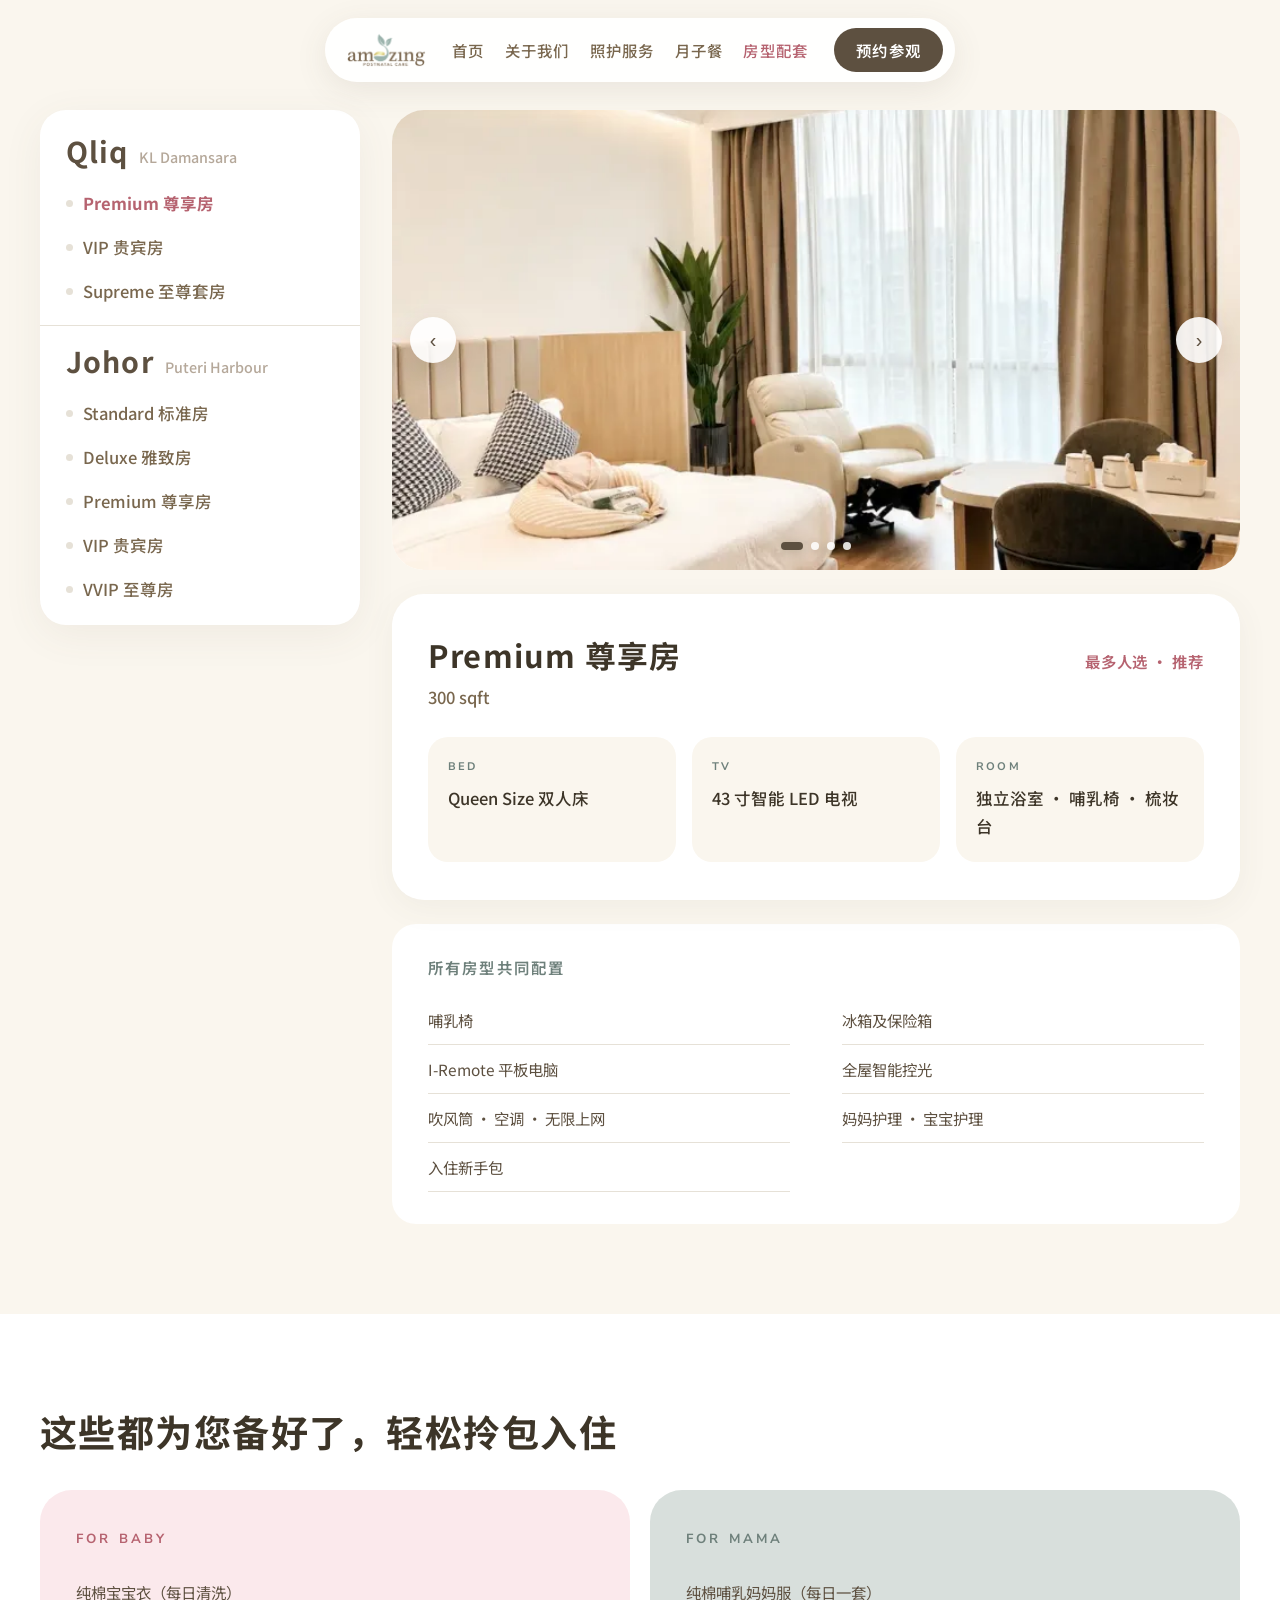
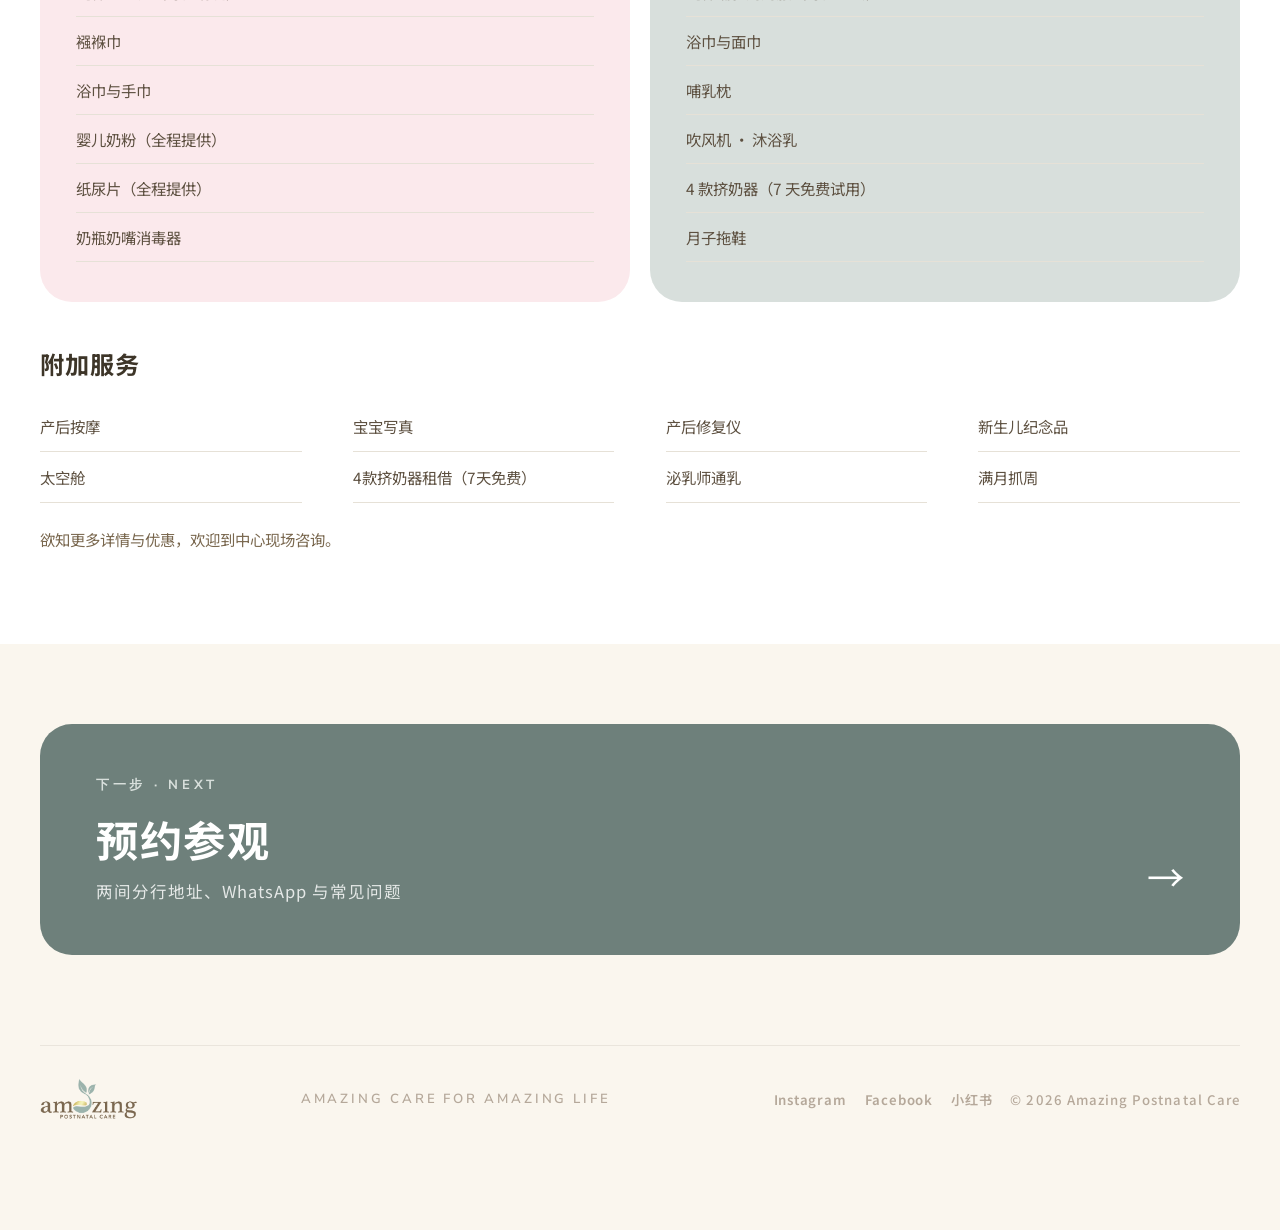
<file: rooms.html>
<!DOCTYPE html>
<html lang="zh-Hans">
<head>
<meta charset="utf-8">
<meta name="viewport" content="width=device-width, initial-scale=1">
<title>房型配套 | Amazing Postnatal Care 高端月子中心</title>
<meta name="description" content="KL 与 Johor 分行共 8 种房型配套，依预产期为您安排房型与档期，现场预订享有折扣优惠。">
<link rel="icon" href="assets/favicon.svg" type="image/svg+xml">
<link rel="icon" href="assets/favicon-32.png" sizes="32x32">
<link rel="apple-touch-icon" href="assets/favicon-180.png">
<link rel="preload" href="_ds/fonts/fzzzhongjw.ttf" as="font" type="font/ttf" crossorigin="anonymous">
<link rel="stylesheet" href="_ds/colors-and-type.css">
<link rel="stylesheet" href="_ds/styles.css">
<link rel="stylesheet" href="site.css">
<script>
(function(){var v=document.createElement("div");v.style.cssText="position:fixed;inset:0;z-index:9999;background:#faf6ee;pointer-events:none;transition:opacity 320ms cubic-bezier(.16,1,.3,1)";function m(){if(document.body)document.body.appendChild(v);else requestAnimationFrame(m);}m();function d(){v.style.opacity="0";setTimeout(function(){if(v.parentNode)v.parentNode.removeChild(v);},360);}var done=false,go=function(){if(done)return;done=true;requestAnimationFrame(function(){requestAnimationFrame(d);});};if(document.fonts&&document.fonts.ready)document.fonts.ready.then(go);setTimeout(go,2200);})();
</script>
</head>
<body>
<div class="page-veil" data-page-veil></div>
<header class="site-header">
  <div class="nav-pill">
    <a class="nav-logo" href="index.html" aria-label="Amazing Postnatal Care 首页"><img src="[data-uri]" alt="Amazing Postnatal Care" width="320" height="68"></a>
    <nav class="nav-links">
        <a href="index.html">首页</a>
        <a href="about.html">关于我们</a>
        <a href="care.html">照护服务</a>
        <a href="meals.html">月子餐</a>
        <a href="rooms.html" aria-current="page">房型配套</a>
    </nav>
    <a class="nav-cta" href="contact.html">预约参观</a>
    <button class="nav-burger" type="button" data-nav-toggle aria-label="打开菜单"><span></span><span></span><span></span></button>
  </div>
</header>
<div class="nav-drawer" data-nav-drawer>
  <button class="nav-drawer-close" type="button" data-nav-close aria-label="关闭菜单">&#10005;</button>
      <a href="index.html">首页</a>
        <a href="about.html">关于我们</a>
        <a href="care.html">照护服务</a>
        <a href="meals.html">月子餐</a>
        <a href="rooms.html" aria-current="page">房型配套</a>
  <a class="nav-drawer-cta" href="contact.html">预约参观</a>
</div>
<div style="background:var(--paper); color:var(--fg); font-family:var(--font-zh); overflow-x:clip">
  

  <section style="background:var(--paper); padding:110px clamp(20px,5vw,40px) 90px">
    <div style="max-width:1240px; margin:0 auto; display:grid; grid-template-columns:minmax(300px,320px) minmax(0,1fr); gap:32px; align-items:start">
      <div style="position:sticky; top:110px; background:#fff; border-radius:26px; overflow:hidden; box-shadow:0 10px 40px rgba(93,80,64,.07)">
        <div style="display:flex; align-items:baseline; gap:10px; padding:20px 26px 11px">
          <span style="font-size:28.6px; font-weight:700; letter-spacing:.04em; color:var(--brand-bark-deep)">Qliq</span>
          <span style="font-size:14.3px; font-weight:500; color:var(--taupe)">KL Damansara</span>
        </div>
        <div style="padding:0 26px 13px; display:flex; flex-direction:column; gap:2px">
            <button type="button" data-switch-tab="room" style="display:flex; align-items:center; gap:10px; text-align:left; border:none; cursor:pointer; font-family:var(--font-zh); font-size:16.5px; padding:9px 0; width:100%; background:transparent; transition:all 240ms cubic-bezier(.16,1,.3,1); color:var(--rose-deep); font-weight:700;" data-tab-style-on="display:flex; align-items:center; gap:10px; text-align:left; border:none; cursor:pointer; font-family:var(--font-zh); font-size:16.5px; padding:9px 0; width:100%; background:transparent; transition:all 240ms cubic-bezier(.16,1,.3,1); color:var(--rose-deep); font-weight:700;" data-tab-style-off="display:flex; align-items:center; gap:10px; text-align:left; border:none; cursor:pointer; font-family:var(--font-zh); font-size:16.5px; padding:9px 0; width:100%; background:transparent; transition:all 240ms cubic-bezier(.16,1,.3,1); color:var(--brand-bark); font-weight:500;">
              <span style="width:7px; height:7px; border-radius:50%; flex:none; background:var(--stone)"></span>
              <span>Premium 尊享房</span>
            </button>
            <button type="button" data-switch-tab="room" style="display:flex; align-items:center; gap:10px; text-align:left; border:none; cursor:pointer; font-family:var(--font-zh); font-size:16.5px; padding:9px 0; width:100%; background:transparent; transition:all 240ms cubic-bezier(.16,1,.3,1); color:var(--brand-bark); font-weight:500;" data-tab-style-on="display:flex; align-items:center; gap:10px; text-align:left; border:none; cursor:pointer; font-family:var(--font-zh); font-size:16.5px; padding:9px 0; width:100%; background:transparent; transition:all 240ms cubic-bezier(.16,1,.3,1); color:var(--rose-deep); font-weight:700;" data-tab-style-off="display:flex; align-items:center; gap:10px; text-align:left; border:none; cursor:pointer; font-family:var(--font-zh); font-size:16.5px; padding:9px 0; width:100%; background:transparent; transition:all 240ms cubic-bezier(.16,1,.3,1); color:var(--brand-bark); font-weight:500;">
              <span style="width:7px; height:7px; border-radius:50%; flex:none; background:var(--stone)"></span>
              <span>VIP 贵宾房</span>
            </button>
            <button type="button" data-switch-tab="room" style="display:flex; align-items:center; gap:10px; text-align:left; border:none; cursor:pointer; font-family:var(--font-zh); font-size:16.5px; padding:9px 0; width:100%; background:transparent; transition:all 240ms cubic-bezier(.16,1,.3,1); color:var(--brand-bark); font-weight:500;" data-tab-style-on="display:flex; align-items:center; gap:10px; text-align:left; border:none; cursor:pointer; font-family:var(--font-zh); font-size:16.5px; padding:9px 0; width:100%; background:transparent; transition:all 240ms cubic-bezier(.16,1,.3,1); color:var(--rose-deep); font-weight:700;" data-tab-style-off="display:flex; align-items:center; gap:10px; text-align:left; border:none; cursor:pointer; font-family:var(--font-zh); font-size:16.5px; padding:9px 0; width:100%; background:transparent; transition:all 240ms cubic-bezier(.16,1,.3,1); color:var(--brand-bark); font-weight:500;">
              <span style="width:7px; height:7px; border-radius:50%; flex:none; background:var(--stone)"></span>
              <span>Supreme 至尊套房</span>
            </button>
        </div>
        <div style="display:flex; align-items:baseline; gap:10px; padding:14px 26px 11px; border-top:1px solid var(--stone)">
          <span style="font-size:28.6px; font-weight:700; letter-spacing:.04em; color:var(--brand-bark-deep)">Johor</span>
          <span style="font-size:14.3px; font-weight:500; color:var(--taupe)">Puteri Harbour</span>
        </div>
        <div style="padding:0 26px 15px; display:flex; flex-direction:column; gap:2px">
            <button type="button" data-switch-tab="room" style="display:flex; align-items:center; gap:10px; text-align:left; border:none; cursor:pointer; font-family:var(--font-zh); font-size:16.5px; padding:9px 0; width:100%; background:transparent; transition:all 240ms cubic-bezier(.16,1,.3,1); color:var(--brand-bark); font-weight:500;" data-tab-style-on="display:flex; align-items:center; gap:10px; text-align:left; border:none; cursor:pointer; font-family:var(--font-zh); font-size:16.5px; padding:9px 0; width:100%; background:transparent; transition:all 240ms cubic-bezier(.16,1,.3,1); color:var(--rose-deep); font-weight:700;" data-tab-style-off="display:flex; align-items:center; gap:10px; text-align:left; border:none; cursor:pointer; font-family:var(--font-zh); font-size:16.5px; padding:9px 0; width:100%; background:transparent; transition:all 240ms cubic-bezier(.16,1,.3,1); color:var(--brand-bark); font-weight:500;">
              <span style="width:7px; height:7px; border-radius:50%; flex:none; background:var(--stone)"></span>
              <span>Standard 标准房</span>
            </button>
            <button type="button" data-switch-tab="room" style="display:flex; align-items:center; gap:10px; text-align:left; border:none; cursor:pointer; font-family:var(--font-zh); font-size:16.5px; padding:9px 0; width:100%; background:transparent; transition:all 240ms cubic-bezier(.16,1,.3,1); color:var(--brand-bark); font-weight:500;" data-tab-style-on="display:flex; align-items:center; gap:10px; text-align:left; border:none; cursor:pointer; font-family:var(--font-zh); font-size:16.5px; padding:9px 0; width:100%; background:transparent; transition:all 240ms cubic-bezier(.16,1,.3,1); color:var(--rose-deep); font-weight:700;" data-tab-style-off="display:flex; align-items:center; gap:10px; text-align:left; border:none; cursor:pointer; font-family:var(--font-zh); font-size:16.5px; padding:9px 0; width:100%; background:transparent; transition:all 240ms cubic-bezier(.16,1,.3,1); color:var(--brand-bark); font-weight:500;">
              <span style="width:7px; height:7px; border-radius:50%; flex:none; background:var(--stone)"></span>
              <span>Deluxe 雅致房</span>
            </button>
            <button type="button" data-switch-tab="room" style="display:flex; align-items:center; gap:10px; text-align:left; border:none; cursor:pointer; font-family:var(--font-zh); font-size:16.5px; padding:9px 0; width:100%; background:transparent; transition:all 240ms cubic-bezier(.16,1,.3,1); color:var(--brand-bark); font-weight:500;" data-tab-style-on="display:flex; align-items:center; gap:10px; text-align:left; border:none; cursor:pointer; font-family:var(--font-zh); font-size:16.5px; padding:9px 0; width:100%; background:transparent; transition:all 240ms cubic-bezier(.16,1,.3,1); color:var(--rose-deep); font-weight:700;" data-tab-style-off="display:flex; align-items:center; gap:10px; text-align:left; border:none; cursor:pointer; font-family:var(--font-zh); font-size:16.5px; padding:9px 0; width:100%; background:transparent; transition:all 240ms cubic-bezier(.16,1,.3,1); color:var(--brand-bark); font-weight:500;">
              <span style="width:7px; height:7px; border-radius:50%; flex:none; background:var(--stone)"></span>
              <span>Premium 尊享房</span>
            </button>
            <button type="button" data-switch-tab="room" style="display:flex; align-items:center; gap:10px; text-align:left; border:none; cursor:pointer; font-family:var(--font-zh); font-size:16.5px; padding:9px 0; width:100%; background:transparent; transition:all 240ms cubic-bezier(.16,1,.3,1); color:var(--brand-bark); font-weight:500;" data-tab-style-on="display:flex; align-items:center; gap:10px; text-align:left; border:none; cursor:pointer; font-family:var(--font-zh); font-size:16.5px; padding:9px 0; width:100%; background:transparent; transition:all 240ms cubic-bezier(.16,1,.3,1); color:var(--rose-deep); font-weight:700;" data-tab-style-off="display:flex; align-items:center; gap:10px; text-align:left; border:none; cursor:pointer; font-family:var(--font-zh); font-size:16.5px; padding:9px 0; width:100%; background:transparent; transition:all 240ms cubic-bezier(.16,1,.3,1); color:var(--brand-bark); font-weight:500;">
              <span style="width:7px; height:7px; border-radius:50%; flex:none; background:var(--stone)"></span>
              <span>VIP 贵宾房</span>
            </button>
            <button type="button" data-switch-tab="room" style="display:flex; align-items:center; gap:10px; text-align:left; border:none; cursor:pointer; font-family:var(--font-zh); font-size:16.5px; padding:9px 0; width:100%; background:transparent; transition:all 240ms cubic-bezier(.16,1,.3,1); color:var(--brand-bark); font-weight:500;" data-tab-style-on="display:flex; align-items:center; gap:10px; text-align:left; border:none; cursor:pointer; font-family:var(--font-zh); font-size:16.5px; padding:9px 0; width:100%; background:transparent; transition:all 240ms cubic-bezier(.16,1,.3,1); color:var(--rose-deep); font-weight:700;" data-tab-style-off="display:flex; align-items:center; gap:10px; text-align:left; border:none; cursor:pointer; font-family:var(--font-zh); font-size:16.5px; padding:9px 0; width:100%; background:transparent; transition:all 240ms cubic-bezier(.16,1,.3,1); color:var(--brand-bark); font-weight:500;">
              <span style="width:7px; height:7px; border-radius:50%; flex:none; background:var(--stone)"></span>
              <span>VVIP 至尊房</span>
            </button>
        </div>
      </div>

      <div data-switch="room">
        <div data-panel data-panel-group="room" class="is-active">
          <div style="position:relative; border-radius:32px; overflow:hidden; height:460px; background:#fff">
            <div data-track="kl-premium" style="display:flex; height:460px; width:100%; will-change:transform; transition:transform 520ms cubic-bezier(.16,1,.3,1)">
              <div style="flex:none; width:100%; height:460px"><img loading="lazy" decoding="async" width="1000" height="750" src="assets/room-kl-premium-0.webp" alt="Premium 尊享房 实拍 1" style="width:100%; height:100%; object-fit:cover; display:block"></div>
              <div style="flex:none; width:100%; height:460px"><img loading="lazy" decoding="async" width="1000" height="750" src="assets/room-kl-premium-1.webp" alt="Premium 尊享房 实拍 2" style="width:100%; height:100%; object-fit:cover; display:block"></div>
              <div style="flex:none; width:100%; height:460px"><img loading="lazy" decoding="async" width="1000" height="750" src="assets/room-kl-premium-2.webp" alt="Premium 尊享房 实拍 3" style="width:100%; height:100%; object-fit:cover; display:block"></div>
              <div style="flex:none; width:100%; height:460px"><img loading="lazy" decoding="async" width="1000" height="750" src="assets/room-kl-premium-3.webp" alt="Premium 尊享房 实拍 4" style="width:100%; height:100%; object-fit:cover; display:block"></div>
            </div>
            <button type="button" data-track-prev="kl-premium" aria-label="上一张" style="position:absolute; left:18px; top:50%; transform:translateY(-50%); width:46px; height:46px; border:none; border-radius:999px; cursor:pointer; background:rgba(255,255,255,.9); color:var(--brand-bark-deep); font-size:19.8px; box-shadow:0 8px 24px rgba(93,80,64,.16)">&lsaquo;</button>
            <button type="button" data-track-next="kl-premium" aria-label="下一张" style="position:absolute; right:18px; top:50%; transform:translateY(-50%); width:46px; height:46px; border:none; border-radius:999px; cursor:pointer; background:rgba(255,255,255,.9); color:var(--brand-bark-deep); font-size:19.8px; box-shadow:0 8px 24px rgba(93,80,64,.16)">&rsaquo;</button>
            <div style="position:absolute; left:0; right:0; bottom:20px; display:flex; justify-content:center; gap:8px">
              <button type="button" data-track-dot="kl-premium" data-i="0" aria-label="切换到第 1 张照片" style="width:22px; height:8px; border-radius:999px; border:none; cursor:pointer; padding:0; background:var(--brand-bark-deep); box-shadow:0 2px 8px rgba(93,80,64,.2); transition:all 240ms cubic-bezier(.16,1,.3,1)" data-dot-on="width:22px; height:8px; border-radius:999px; border:none; cursor:pointer; padding:0; background:var(--brand-bark-deep); box-shadow:0 2px 8px rgba(93,80,64,.2); transition:all 240ms cubic-bezier(.16,1,.3,1)" data-dot-off="width:8px; height:8px; border-radius:999px; border:none; cursor:pointer; padding:0; background:rgba(255,255,255,.85); box-shadow:0 2px 8px rgba(93,80,64,.2); transition:all 240ms cubic-bezier(.16,1,.3,1)"></button>
              <button type="button" data-track-dot="kl-premium" data-i="1" aria-label="切换到第 2 张照片" style="width:8px; height:8px; border-radius:999px; border:none; cursor:pointer; padding:0; background:rgba(255,255,255,.85); box-shadow:0 2px 8px rgba(93,80,64,.2); transition:all 240ms cubic-bezier(.16,1,.3,1)" data-dot-on="width:22px; height:8px; border-radius:999px; border:none; cursor:pointer; padding:0; background:var(--brand-bark-deep); box-shadow:0 2px 8px rgba(93,80,64,.2); transition:all 240ms cubic-bezier(.16,1,.3,1)" data-dot-off="width:8px; height:8px; border-radius:999px; border:none; cursor:pointer; padding:0; background:rgba(255,255,255,.85); box-shadow:0 2px 8px rgba(93,80,64,.2); transition:all 240ms cubic-bezier(.16,1,.3,1)"></button>
              <button type="button" data-track-dot="kl-premium" data-i="2" aria-label="切换到第 3 张照片" style="width:8px; height:8px; border-radius:999px; border:none; cursor:pointer; padding:0; background:rgba(255,255,255,.85); box-shadow:0 2px 8px rgba(93,80,64,.2); transition:all 240ms cubic-bezier(.16,1,.3,1)" data-dot-on="width:22px; height:8px; border-radius:999px; border:none; cursor:pointer; padding:0; background:var(--brand-bark-deep); box-shadow:0 2px 8px rgba(93,80,64,.2); transition:all 240ms cubic-bezier(.16,1,.3,1)" data-dot-off="width:8px; height:8px; border-radius:999px; border:none; cursor:pointer; padding:0; background:rgba(255,255,255,.85); box-shadow:0 2px 8px rgba(93,80,64,.2); transition:all 240ms cubic-bezier(.16,1,.3,1)"></button>
              <button type="button" data-track-dot="kl-premium" data-i="3" aria-label="切换到第 4 张照片" style="width:8px; height:8px; border-radius:999px; border:none; cursor:pointer; padding:0; background:rgba(255,255,255,.85); box-shadow:0 2px 8px rgba(93,80,64,.2); transition:all 240ms cubic-bezier(.16,1,.3,1)" data-dot-on="width:22px; height:8px; border-radius:999px; border:none; cursor:pointer; padding:0; background:var(--brand-bark-deep); box-shadow:0 2px 8px rgba(93,80,64,.2); transition:all 240ms cubic-bezier(.16,1,.3,1)" data-dot-off="width:8px; height:8px; border-radius:999px; border:none; cursor:pointer; padding:0; background:rgba(255,255,255,.85); box-shadow:0 2px 8px rgba(93,80,64,.2); transition:all 240ms cubic-bezier(.16,1,.3,1)"></button>
            </div>
          </div>
          <div style="margin-top:24px; background:#fff; border-radius:32px; padding:38px 36px; box-shadow:0 8px 32px rgba(93,80,64,.06)">
            <div style="display:flex; align-items:baseline; justify-content:space-between; gap:20px; flex-wrap:wrap">
              <div>
                <div style="font-size:30.8px; font-weight:700; letter-spacing:.04em; color:var(--fg-strong)">Premium 尊享房</div>
                <div style="margin-top:8px; font-size:16.5px; font-weight:500; color:var(--brand-bark)">300 sqft</div>
              </div>
              <div style="font-size:15.4px; font-weight:600; letter-spacing:.06em; color:var(--rose-deep)">最多人选 · 推荐</div>
            </div>
            <div style="margin-top:28px; display:grid; grid-template-columns:repeat(auto-fit,minmax(140px,1fr)); gap:16px">
              <div style="background:var(--paper); border-radius:20px; padding:22px 20px">
                <div style="font-family:var(--font-en); font-size:11px; font-weight:700; letter-spacing:.2em; color:var(--brand-sage-deep)">BED</div>
                <div style="margin-top:10px; font-size:16.5px; font-weight:500; line-height:1.7; color:var(--fg-strong)">Queen Size 双人床</div>
              </div>
              <div style="background:var(--paper); border-radius:20px; padding:22px 20px">
                <div style="font-family:var(--font-en); font-size:11px; font-weight:700; letter-spacing:.2em; color:var(--brand-sage-deep)">TV</div>
                <div style="margin-top:10px; font-size:16.5px; font-weight:500; line-height:1.7; color:var(--fg-strong)">43 寸智能 LED 电视</div>
              </div>
              <div style="background:var(--paper); border-radius:20px; padding:22px 20px">
                <div style="font-family:var(--font-en); font-size:11px; font-weight:700; letter-spacing:.2em; color:var(--brand-sage-deep)">ROOM</div>
                <div style="margin-top:10px; font-size:16.5px; font-weight:500; line-height:1.7; color:var(--fg-strong)">独立浴室 · 哺乳椅 · 梳妆台</div>
              </div>
            </div>
          </div>
        </div>
        <div data-panel data-panel-group="room">
          <div style="position:relative; border-radius:32px; overflow:hidden; height:460px; background:#fff">
            <div data-track="kl-vip" style="display:flex; height:460px; width:100%; will-change:transform; transition:transform 520ms cubic-bezier(.16,1,.3,1)">
              <div style="flex:none; width:100%; height:460px"><img loading="lazy" decoding="async" width="1000" height="750" src="assets/room-kl-vip-0.webp" alt="VIP 贵宾房 实拍 1" style="width:100%; height:100%; object-fit:cover; display:block"></div>
              <div style="flex:none; width:100%; height:460px"><img loading="lazy" decoding="async" width="1000" height="750" src="assets/room-kl-vip-1.webp" alt="VIP 贵宾房 实拍 2" style="width:100%; height:100%; object-fit:cover; display:block"></div>
              <div style="flex:none; width:100%; height:460px"><img loading="lazy" decoding="async" width="1000" height="750" src="assets/room-kl-vip-2.webp" alt="VIP 贵宾房 实拍 3" style="width:100%; height:100%; object-fit:cover; display:block"></div>
              <div style="flex:none; width:100%; height:460px"><img loading="lazy" decoding="async" width="1000" height="750" src="assets/room-kl-vip-3.webp" alt="VIP 贵宾房 实拍 4" style="width:100%; height:100%; object-fit:cover; display:block"></div>
            </div>
            <button type="button" data-track-prev="kl-vip" aria-label="上一张" style="position:absolute; left:18px; top:50%; transform:translateY(-50%); width:46px; height:46px; border:none; border-radius:999px; cursor:pointer; background:rgba(255,255,255,.9); color:var(--brand-bark-deep); font-size:19.8px; box-shadow:0 8px 24px rgba(93,80,64,.16)">&lsaquo;</button>
            <button type="button" data-track-next="kl-vip" aria-label="下一张" style="position:absolute; right:18px; top:50%; transform:translateY(-50%); width:46px; height:46px; border:none; border-radius:999px; cursor:pointer; background:rgba(255,255,255,.9); color:var(--brand-bark-deep); font-size:19.8px; box-shadow:0 8px 24px rgba(93,80,64,.16)">&rsaquo;</button>
            <div style="position:absolute; left:0; right:0; bottom:20px; display:flex; justify-content:center; gap:8px">
              <button type="button" data-track-dot="kl-vip" data-i="0" aria-label="切换到第 1 张照片" style="width:22px; height:8px; border-radius:999px; border:none; cursor:pointer; padding:0; background:var(--brand-bark-deep); box-shadow:0 2px 8px rgba(93,80,64,.2); transition:all 240ms cubic-bezier(.16,1,.3,1)" data-dot-on="width:22px; height:8px; border-radius:999px; border:none; cursor:pointer; padding:0; background:var(--brand-bark-deep); box-shadow:0 2px 8px rgba(93,80,64,.2); transition:all 240ms cubic-bezier(.16,1,.3,1)" data-dot-off="width:8px; height:8px; border-radius:999px; border:none; cursor:pointer; padding:0; background:rgba(255,255,255,.85); box-shadow:0 2px 8px rgba(93,80,64,.2); transition:all 240ms cubic-bezier(.16,1,.3,1)"></button>
              <button type="button" data-track-dot="kl-vip" data-i="1" aria-label="切换到第 2 张照片" style="width:8px; height:8px; border-radius:999px; border:none; cursor:pointer; padding:0; background:rgba(255,255,255,.85); box-shadow:0 2px 8px rgba(93,80,64,.2); transition:all 240ms cubic-bezier(.16,1,.3,1)" data-dot-on="width:22px; height:8px; border-radius:999px; border:none; cursor:pointer; padding:0; background:var(--brand-bark-deep); box-shadow:0 2px 8px rgba(93,80,64,.2); transition:all 240ms cubic-bezier(.16,1,.3,1)" data-dot-off="width:8px; height:8px; border-radius:999px; border:none; cursor:pointer; padding:0; background:rgba(255,255,255,.85); box-shadow:0 2px 8px rgba(93,80,64,.2); transition:all 240ms cubic-bezier(.16,1,.3,1)"></button>
              <button type="button" data-track-dot="kl-vip" data-i="2" aria-label="切换到第 3 张照片" style="width:8px; height:8px; border-radius:999px; border:none; cursor:pointer; padding:0; background:rgba(255,255,255,.85); box-shadow:0 2px 8px rgba(93,80,64,.2); transition:all 240ms cubic-bezier(.16,1,.3,1)" data-dot-on="width:22px; height:8px; border-radius:999px; border:none; cursor:pointer; padding:0; background:var(--brand-bark-deep); box-shadow:0 2px 8px rgba(93,80,64,.2); transition:all 240ms cubic-bezier(.16,1,.3,1)" data-dot-off="width:8px; height:8px; border-radius:999px; border:none; cursor:pointer; padding:0; background:rgba(255,255,255,.85); box-shadow:0 2px 8px rgba(93,80,64,.2); transition:all 240ms cubic-bezier(.16,1,.3,1)"></button>
              <button type="button" data-track-dot="kl-vip" data-i="3" aria-label="切换到第 4 张照片" style="width:8px; height:8px; border-radius:999px; border:none; cursor:pointer; padding:0; background:rgba(255,255,255,.85); box-shadow:0 2px 8px rgba(93,80,64,.2); transition:all 240ms cubic-bezier(.16,1,.3,1)" data-dot-on="width:22px; height:8px; border-radius:999px; border:none; cursor:pointer; padding:0; background:var(--brand-bark-deep); box-shadow:0 2px 8px rgba(93,80,64,.2); transition:all 240ms cubic-bezier(.16,1,.3,1)" data-dot-off="width:8px; height:8px; border-radius:999px; border:none; cursor:pointer; padding:0; background:rgba(255,255,255,.85); box-shadow:0 2px 8px rgba(93,80,64,.2); transition:all 240ms cubic-bezier(.16,1,.3,1)"></button>
            </div>
          </div>
          <div style="margin-top:24px; background:#fff; border-radius:32px; padding:38px 36px; box-shadow:0 8px 32px rgba(93,80,64,.06)">
            <div style="display:flex; align-items:baseline; justify-content:space-between; gap:20px; flex-wrap:wrap">
              <div>
                <div style="font-size:30.8px; font-weight:700; letter-spacing:.04em; color:var(--fg-strong)">VIP 贵宾房</div>
                <div style="margin-top:8px; font-size:16.5px; font-weight:500; color:var(--brand-bark)">400 sqft</div>
              </div>
              <div style="font-size:15.4px; font-weight:600; letter-spacing:.06em; color:var(--rose-deep)"></div>
            </div>
            <div style="margin-top:28px; display:grid; grid-template-columns:repeat(auto-fit,minmax(140px,1fr)); gap:16px">
              <div style="background:var(--paper); border-radius:20px; padding:22px 20px">
                <div style="font-family:var(--font-en); font-size:11px; font-weight:700; letter-spacing:.2em; color:var(--brand-sage-deep)">BED</div>
                <div style="margin-top:10px; font-size:16.5px; font-weight:500; line-height:1.7; color:var(--fg-strong)">King Size 双人床</div>
              </div>
              <div style="background:var(--paper); border-radius:20px; padding:22px 20px">
                <div style="font-family:var(--font-en); font-size:11px; font-weight:700; letter-spacing:.2em; color:var(--brand-sage-deep)">TV</div>
                <div style="margin-top:10px; font-size:16.5px; font-weight:500; line-height:1.7; color:var(--fg-strong)">43 寸智能 LED 电视</div>
              </div>
              <div style="background:var(--paper); border-radius:20px; padding:22px 20px">
                <div style="font-family:var(--font-en); font-size:11px; font-weight:700; letter-spacing:.2em; color:var(--brand-sage-deep)">ROOM</div>
                <div style="margin-top:10px; font-size:16.5px; font-weight:500; line-height:1.7; color:var(--fg-strong)">独立浴室 · 哺乳椅 · 双人饭桌 & 小沙发</div>
              </div>
            </div>
          </div>
        </div>
        <div data-panel data-panel-group="room">
          <div style="position:relative; border-radius:32px; overflow:hidden; height:460px; background:#fff">
            <div data-track="kl-supreme" style="display:flex; height:460px; width:100%; will-change:transform; transition:transform 520ms cubic-bezier(.16,1,.3,1)">
              <div style="flex:none; width:100%; height:460px"><img loading="lazy" decoding="async" width="1000" height="750" src="assets/room-kl-supreme-0.webp" alt="Supreme 至尊套房 实拍 1" style="width:100%; height:100%; object-fit:cover; display:block"></div>
              <div style="flex:none; width:100%; height:460px"><img loading="lazy" decoding="async" width="1000" height="750" src="assets/room-kl-supreme-1.webp" alt="Supreme 至尊套房 实拍 2" style="width:100%; height:100%; object-fit:cover; display:block"></div>
              <div style="flex:none; width:100%; height:460px"><img loading="lazy" decoding="async" width="1000" height="750" src="assets/room-kl-supreme-2.webp" alt="Supreme 至尊套房 实拍 3" style="width:100%; height:100%; object-fit:cover; display:block"></div>
              <div style="flex:none; width:100%; height:460px"><img loading="lazy" decoding="async" width="1000" height="750" src="assets/room-kl-supreme-3.webp" alt="Supreme 至尊套房 实拍 4" style="width:100%; height:100%; object-fit:cover; display:block"></div>
            </div>
            <button type="button" data-track-prev="kl-supreme" aria-label="上一张" style="position:absolute; left:18px; top:50%; transform:translateY(-50%); width:46px; height:46px; border:none; border-radius:999px; cursor:pointer; background:rgba(255,255,255,.9); color:var(--brand-bark-deep); font-size:19.8px; box-shadow:0 8px 24px rgba(93,80,64,.16)">&lsaquo;</button>
            <button type="button" data-track-next="kl-supreme" aria-label="下一张" style="position:absolute; right:18px; top:50%; transform:translateY(-50%); width:46px; height:46px; border:none; border-radius:999px; cursor:pointer; background:rgba(255,255,255,.9); color:var(--brand-bark-deep); font-size:19.8px; box-shadow:0 8px 24px rgba(93,80,64,.16)">&rsaquo;</button>
            <div style="position:absolute; left:0; right:0; bottom:20px; display:flex; justify-content:center; gap:8px">
              <button type="button" data-track-dot="kl-supreme" data-i="0" aria-label="切换到第 1 张照片" style="width:22px; height:8px; border-radius:999px; border:none; cursor:pointer; padding:0; background:var(--brand-bark-deep); box-shadow:0 2px 8px rgba(93,80,64,.2); transition:all 240ms cubic-bezier(.16,1,.3,1)" data-dot-on="width:22px; height:8px; border-radius:999px; border:none; cursor:pointer; padding:0; background:var(--brand-bark-deep); box-shadow:0 2px 8px rgba(93,80,64,.2); transition:all 240ms cubic-bezier(.16,1,.3,1)" data-dot-off="width:8px; height:8px; border-radius:999px; border:none; cursor:pointer; padding:0; background:rgba(255,255,255,.85); box-shadow:0 2px 8px rgba(93,80,64,.2); transition:all 240ms cubic-bezier(.16,1,.3,1)"></button>
              <button type="button" data-track-dot="kl-supreme" data-i="1" aria-label="切换到第 2 张照片" style="width:8px; height:8px; border-radius:999px; border:none; cursor:pointer; padding:0; background:rgba(255,255,255,.85); box-shadow:0 2px 8px rgba(93,80,64,.2); transition:all 240ms cubic-bezier(.16,1,.3,1)" data-dot-on="width:22px; height:8px; border-radius:999px; border:none; cursor:pointer; padding:0; background:var(--brand-bark-deep); box-shadow:0 2px 8px rgba(93,80,64,.2); transition:all 240ms cubic-bezier(.16,1,.3,1)" data-dot-off="width:8px; height:8px; border-radius:999px; border:none; cursor:pointer; padding:0; background:rgba(255,255,255,.85); box-shadow:0 2px 8px rgba(93,80,64,.2); transition:all 240ms cubic-bezier(.16,1,.3,1)"></button>
              <button type="button" data-track-dot="kl-supreme" data-i="2" aria-label="切换到第 3 张照片" style="width:8px; height:8px; border-radius:999px; border:none; cursor:pointer; padding:0; background:rgba(255,255,255,.85); box-shadow:0 2px 8px rgba(93,80,64,.2); transition:all 240ms cubic-bezier(.16,1,.3,1)" data-dot-on="width:22px; height:8px; border-radius:999px; border:none; cursor:pointer; padding:0; background:var(--brand-bark-deep); box-shadow:0 2px 8px rgba(93,80,64,.2); transition:all 240ms cubic-bezier(.16,1,.3,1)" data-dot-off="width:8px; height:8px; border-radius:999px; border:none; cursor:pointer; padding:0; background:rgba(255,255,255,.85); box-shadow:0 2px 8px rgba(93,80,64,.2); transition:all 240ms cubic-bezier(.16,1,.3,1)"></button>
              <button type="button" data-track-dot="kl-supreme" data-i="3" aria-label="切换到第 4 张照片" style="width:8px; height:8px; border-radius:999px; border:none; cursor:pointer; padding:0; background:rgba(255,255,255,.85); box-shadow:0 2px 8px rgba(93,80,64,.2); transition:all 240ms cubic-bezier(.16,1,.3,1)" data-dot-on="width:22px; height:8px; border-radius:999px; border:none; cursor:pointer; padding:0; background:var(--brand-bark-deep); box-shadow:0 2px 8px rgba(93,80,64,.2); transition:all 240ms cubic-bezier(.16,1,.3,1)" data-dot-off="width:8px; height:8px; border-radius:999px; border:none; cursor:pointer; padding:0; background:rgba(255,255,255,.85); box-shadow:0 2px 8px rgba(93,80,64,.2); transition:all 240ms cubic-bezier(.16,1,.3,1)"></button>
            </div>
          </div>
          <div style="margin-top:24px; background:#fff; border-radius:32px; padding:38px 36px; box-shadow:0 8px 32px rgba(93,80,64,.06)">
            <div style="display:flex; align-items:baseline; justify-content:space-between; gap:20px; flex-wrap:wrap">
              <div>
                <div style="font-size:30.8px; font-weight:700; letter-spacing:.04em; color:var(--fg-strong)">Supreme 至尊套房</div>
                <div style="margin-top:8px; font-size:16.5px; font-weight:500; color:var(--brand-bark)">800 sqft</div>
              </div>
              <div style="font-size:15.4px; font-weight:600; letter-spacing:.06em; color:var(--rose-deep)"></div>
            </div>
            <div style="margin-top:28px; display:grid; grid-template-columns:repeat(auto-fit,minmax(140px,1fr)); gap:16px">
              <div style="background:var(--paper); border-radius:20px; padding:22px 20px">
                <div style="font-family:var(--font-en); font-size:11px; font-weight:700; letter-spacing:.2em; color:var(--brand-sage-deep)">BED</div>
                <div style="margin-top:10px; font-size:16.5px; font-weight:500; line-height:1.7; color:var(--fg-strong)">Super King + Super Single</div>
              </div>
              <div style="background:var(--paper); border-radius:20px; padding:22px 20px">
                <div style="font-family:var(--font-en); font-size:11px; font-weight:700; letter-spacing:.2em; color:var(--brand-sage-deep)">TV</div>
                <div style="margin-top:10px; font-size:16.5px; font-weight:500; line-height:1.7; color:var(--fg-strong)">43 寸智能 LED 电视</div>
              </div>
              <div style="background:var(--paper); border-radius:20px; padding:22px 20px">
                <div style="font-family:var(--font-en); font-size:11px; font-weight:700; letter-spacing:.2em; color:var(--brand-sage-deep)">ROOM</div>
                <div style="margin-top:10px; font-size:16.5px; font-weight:500; line-height:1.7; color:var(--fg-strong)">独立浴室 · 餐厅/客厅与寝区分离 · 梳妆台 · 微波炉</div>
              </div>
            </div>
          </div>
        </div>
        <div data-panel data-panel-group="room">
          <div style="position:relative; border-radius:32px; overflow:hidden; height:460px; background:#fff">
            <div data-track="jb-standard" style="display:flex; height:460px; width:100%; will-change:transform; transition:transform 520ms cubic-bezier(.16,1,.3,1)">
              <div style="flex:none; width:100%; height:460px"><img loading="lazy" decoding="async" width="1000" height="750" src="assets/room-jb-standard-0.webp" alt="Standard 标准房 实拍 1" style="width:100%; height:100%; object-fit:cover; display:block"></div>
              <div style="flex:none; width:100%; height:460px"><img loading="lazy" decoding="async" width="1000" height="750" src="assets/room-jb-standard-1.webp" alt="Standard 标准房 实拍 2" style="width:100%; height:100%; object-fit:cover; display:block"></div>
            </div>
            <button type="button" data-track-prev="jb-standard" aria-label="上一张" style="position:absolute; left:18px; top:50%; transform:translateY(-50%); width:46px; height:46px; border:none; border-radius:999px; cursor:pointer; background:rgba(255,255,255,.9); color:var(--brand-bark-deep); font-size:19.8px; box-shadow:0 8px 24px rgba(93,80,64,.16)">&lsaquo;</button>
            <button type="button" data-track-next="jb-standard" aria-label="下一张" style="position:absolute; right:18px; top:50%; transform:translateY(-50%); width:46px; height:46px; border:none; border-radius:999px; cursor:pointer; background:rgba(255,255,255,.9); color:var(--brand-bark-deep); font-size:19.8px; box-shadow:0 8px 24px rgba(93,80,64,.16)">&rsaquo;</button>
            <div style="position:absolute; left:0; right:0; bottom:20px; display:flex; justify-content:center; gap:8px">
              <button type="button" data-track-dot="jb-standard" data-i="0" aria-label="切换到第 1 张照片" style="width:22px; height:8px; border-radius:999px; border:none; cursor:pointer; padding:0; background:var(--brand-bark-deep); box-shadow:0 2px 8px rgba(93,80,64,.2); transition:all 240ms cubic-bezier(.16,1,.3,1)" data-dot-on="width:22px; height:8px; border-radius:999px; border:none; cursor:pointer; padding:0; background:var(--brand-bark-deep); box-shadow:0 2px 8px rgba(93,80,64,.2); transition:all 240ms cubic-bezier(.16,1,.3,1)" data-dot-off="width:8px; height:8px; border-radius:999px; border:none; cursor:pointer; padding:0; background:rgba(255,255,255,.85); box-shadow:0 2px 8px rgba(93,80,64,.2); transition:all 240ms cubic-bezier(.16,1,.3,1)"></button>
              <button type="button" data-track-dot="jb-standard" data-i="1" aria-label="切换到第 2 张照片" style="width:8px; height:8px; border-radius:999px; border:none; cursor:pointer; padding:0; background:rgba(255,255,255,.85); box-shadow:0 2px 8px rgba(93,80,64,.2); transition:all 240ms cubic-bezier(.16,1,.3,1)" data-dot-on="width:22px; height:8px; border-radius:999px; border:none; cursor:pointer; padding:0; background:var(--brand-bark-deep); box-shadow:0 2px 8px rgba(93,80,64,.2); transition:all 240ms cubic-bezier(.16,1,.3,1)" data-dot-off="width:8px; height:8px; border-radius:999px; border:none; cursor:pointer; padding:0; background:rgba(255,255,255,.85); box-shadow:0 2px 8px rgba(93,80,64,.2); transition:all 240ms cubic-bezier(.16,1,.3,1)"></button>
            </div>
          </div>
          <div style="margin-top:24px; background:#fff; border-radius:32px; padding:38px 36px; box-shadow:0 8px 32px rgba(93,80,64,.06)">
            <div style="display:flex; align-items:baseline; justify-content:space-between; gap:20px; flex-wrap:wrap">
              <div>
                <div style="font-size:30.8px; font-weight:700; letter-spacing:.04em; color:var(--fg-strong)">Standard 标准房</div>
                <div style="margin-top:8px; font-size:16.5px; font-weight:500; color:var(--brand-bark)">125 sqft</div>
              </div>
              <div style="font-size:15.4px; font-weight:600; letter-spacing:.06em; color:var(--rose-deep)"></div>
            </div>
            <div style="margin-top:28px; display:grid; grid-template-columns:repeat(auto-fit,minmax(140px,1fr)); gap:16px">
              <div style="background:var(--paper); border-radius:20px; padding:22px 20px">
                <div style="font-family:var(--font-en); font-size:11px; font-weight:700; letter-spacing:.2em; color:var(--brand-sage-deep)">BED</div>
                <div style="margin-top:10px; font-size:16.5px; font-weight:500; line-height:1.7; color:var(--fg-strong)">Queen Size 双人床</div>
              </div>
              <div style="background:var(--paper); border-radius:20px; padding:22px 20px">
                <div style="font-family:var(--font-en); font-size:11px; font-weight:700; letter-spacing:.2em; color:var(--brand-sage-deep)">TV</div>
                <div style="margin-top:10px; font-size:16.5px; font-weight:500; line-height:1.7; color:var(--fg-strong)">43 寸智能 LED 电视</div>
              </div>
              <div style="background:var(--paper); border-radius:20px; padding:22px 20px">
                <div style="font-family:var(--font-en); font-size:11px; font-weight:700; letter-spacing:.2em; color:var(--brand-sage-deep)">ROOM</div>
                <div style="margin-top:10px; font-size:16.5px; font-weight:500; line-height:1.7; color:var(--fg-strong)">共用浴室 · 办公桌椅 · 冰箱及保险箱</div>
              </div>
            </div>
          </div>
        </div>
        <div data-panel data-panel-group="room">
          <div style="position:relative; border-radius:32px; overflow:hidden; height:460px; background:#fff">
            <div data-track="jb-deluxe" style="display:flex; height:460px; width:100%; will-change:transform; transition:transform 520ms cubic-bezier(.16,1,.3,1)">
              <div style="flex:none; width:100%; height:460px"><img loading="lazy" decoding="async" width="1000" height="750" src="assets/room-jb-deluxe-0.webp" alt="Deluxe 雅致房 实拍 1" style="width:100%; height:100%; object-fit:cover; display:block"></div>
              <div style="flex:none; width:100%; height:460px"><img loading="lazy" decoding="async" width="1000" height="750" src="assets/room-jb-deluxe-1.webp" alt="Deluxe 雅致房 实拍 2" style="width:100%; height:100%; object-fit:cover; display:block"></div>
              <div style="flex:none; width:100%; height:460px"><img loading="lazy" decoding="async" width="1000" height="750" src="assets/room-jb-deluxe-2.webp" alt="Deluxe 雅致房 实拍 3" style="width:100%; height:100%; object-fit:cover; display:block"></div>
              <div style="flex:none; width:100%; height:460px"><img loading="lazy" decoding="async" width="1000" height="750" src="assets/room-jb-deluxe-3.webp" alt="Deluxe 雅致房 实拍 4" style="width:100%; height:100%; object-fit:cover; display:block"></div>
            </div>
            <button type="button" data-track-prev="jb-deluxe" aria-label="上一张" style="position:absolute; left:18px; top:50%; transform:translateY(-50%); width:46px; height:46px; border:none; border-radius:999px; cursor:pointer; background:rgba(255,255,255,.9); color:var(--brand-bark-deep); font-size:19.8px; box-shadow:0 8px 24px rgba(93,80,64,.16)">&lsaquo;</button>
            <button type="button" data-track-next="jb-deluxe" aria-label="下一张" style="position:absolute; right:18px; top:50%; transform:translateY(-50%); width:46px; height:46px; border:none; border-radius:999px; cursor:pointer; background:rgba(255,255,255,.9); color:var(--brand-bark-deep); font-size:19.8px; box-shadow:0 8px 24px rgba(93,80,64,.16)">&rsaquo;</button>
            <div style="position:absolute; left:0; right:0; bottom:20px; display:flex; justify-content:center; gap:8px">
              <button type="button" data-track-dot="jb-deluxe" data-i="0" aria-label="切换到第 1 张照片" style="width:22px; height:8px; border-radius:999px; border:none; cursor:pointer; padding:0; background:var(--brand-bark-deep); box-shadow:0 2px 8px rgba(93,80,64,.2); transition:all 240ms cubic-bezier(.16,1,.3,1)" data-dot-on="width:22px; height:8px; border-radius:999px; border:none; cursor:pointer; padding:0; background:var(--brand-bark-deep); box-shadow:0 2px 8px rgba(93,80,64,.2); transition:all 240ms cubic-bezier(.16,1,.3,1)" data-dot-off="width:8px; height:8px; border-radius:999px; border:none; cursor:pointer; padding:0; background:rgba(255,255,255,.85); box-shadow:0 2px 8px rgba(93,80,64,.2); transition:all 240ms cubic-bezier(.16,1,.3,1)"></button>
              <button type="button" data-track-dot="jb-deluxe" data-i="1" aria-label="切换到第 2 张照片" style="width:8px; height:8px; border-radius:999px; border:none; cursor:pointer; padding:0; background:rgba(255,255,255,.85); box-shadow:0 2px 8px rgba(93,80,64,.2); transition:all 240ms cubic-bezier(.16,1,.3,1)" data-dot-on="width:22px; height:8px; border-radius:999px; border:none; cursor:pointer; padding:0; background:var(--brand-bark-deep); box-shadow:0 2px 8px rgba(93,80,64,.2); transition:all 240ms cubic-bezier(.16,1,.3,1)" data-dot-off="width:8px; height:8px; border-radius:999px; border:none; cursor:pointer; padding:0; background:rgba(255,255,255,.85); box-shadow:0 2px 8px rgba(93,80,64,.2); transition:all 240ms cubic-bezier(.16,1,.3,1)"></button>
              <button type="button" data-track-dot="jb-deluxe" data-i="2" aria-label="切换到第 3 张照片" style="width:8px; height:8px; border-radius:999px; border:none; cursor:pointer; padding:0; background:rgba(255,255,255,.85); box-shadow:0 2px 8px rgba(93,80,64,.2); transition:all 240ms cubic-bezier(.16,1,.3,1)" data-dot-on="width:22px; height:8px; border-radius:999px; border:none; cursor:pointer; padding:0; background:var(--brand-bark-deep); box-shadow:0 2px 8px rgba(93,80,64,.2); transition:all 240ms cubic-bezier(.16,1,.3,1)" data-dot-off="width:8px; height:8px; border-radius:999px; border:none; cursor:pointer; padding:0; background:rgba(255,255,255,.85); box-shadow:0 2px 8px rgba(93,80,64,.2); transition:all 240ms cubic-bezier(.16,1,.3,1)"></button>
              <button type="button" data-track-dot="jb-deluxe" data-i="3" aria-label="切换到第 4 张照片" style="width:8px; height:8px; border-radius:999px; border:none; cursor:pointer; padding:0; background:rgba(255,255,255,.85); box-shadow:0 2px 8px rgba(93,80,64,.2); transition:all 240ms cubic-bezier(.16,1,.3,1)" data-dot-on="width:22px; height:8px; border-radius:999px; border:none; cursor:pointer; padding:0; background:var(--brand-bark-deep); box-shadow:0 2px 8px rgba(93,80,64,.2); transition:all 240ms cubic-bezier(.16,1,.3,1)" data-dot-off="width:8px; height:8px; border-radius:999px; border:none; cursor:pointer; padding:0; background:rgba(255,255,255,.85); box-shadow:0 2px 8px rgba(93,80,64,.2); transition:all 240ms cubic-bezier(.16,1,.3,1)"></button>
            </div>
          </div>
          <div style="margin-top:24px; background:#fff; border-radius:32px; padding:38px 36px; box-shadow:0 8px 32px rgba(93,80,64,.06)">
            <div style="display:flex; align-items:baseline; justify-content:space-between; gap:20px; flex-wrap:wrap">
              <div>
                <div style="font-size:30.8px; font-weight:700; letter-spacing:.04em; color:var(--fg-strong)">Deluxe 雅致房</div>
                <div style="margin-top:8px; font-size:16.5px; font-weight:500; color:var(--brand-bark)">180 sqft</div>
              </div>
              <div style="font-size:15.4px; font-weight:600; letter-spacing:.06em; color:var(--rose-deep)"></div>
            </div>
            <div style="margin-top:28px; display:grid; grid-template-columns:repeat(auto-fit,minmax(140px,1fr)); gap:16px">
              <div style="background:var(--paper); border-radius:20px; padding:22px 20px">
                <div style="font-family:var(--font-en); font-size:11px; font-weight:700; letter-spacing:.2em; color:var(--brand-sage-deep)">BED</div>
                <div style="margin-top:10px; font-size:16.5px; font-weight:500; line-height:1.7; color:var(--fg-strong)">Queen Size 双人床</div>
              </div>
              <div style="background:var(--paper); border-radius:20px; padding:22px 20px">
                <div style="font-family:var(--font-en); font-size:11px; font-weight:700; letter-spacing:.2em; color:var(--brand-sage-deep)">TV</div>
                <div style="margin-top:10px; font-size:16.5px; font-weight:500; line-height:1.7; color:var(--fg-strong)">43 寸智能 LED 电视</div>
              </div>
              <div style="background:var(--paper); border-radius:20px; padding:22px 20px">
                <div style="font-family:var(--font-en); font-size:11px; font-weight:700; letter-spacing:.2em; color:var(--brand-sage-deep)">ROOM</div>
                <div style="margin-top:10px; font-size:16.5px; font-weight:500; line-height:1.7; color:var(--fg-strong)">独立浴室 · 办公桌椅 · 冰箱及保险箱</div>
              </div>
            </div>
          </div>
        </div>
        <div data-panel data-panel-group="room">
          <div style="position:relative; border-radius:32px; overflow:hidden; height:460px; background:#fff">
            <div data-track="jb-premium" style="display:flex; height:460px; width:100%; will-change:transform; transition:transform 520ms cubic-bezier(.16,1,.3,1)">
              <div style="flex:none; width:100%; height:460px"><img loading="lazy" decoding="async" width="1000" height="750" src="assets/room-jb-premium-0.webp" alt="Premium 尊享房 实拍 1" style="width:100%; height:100%; object-fit:cover; display:block"></div>
              <div style="flex:none; width:100%; height:460px"><img loading="lazy" decoding="async" width="1000" height="750" src="assets/room-jb-premium-1.webp" alt="Premium 尊享房 实拍 2" style="width:100%; height:100%; object-fit:cover; display:block"></div>
              <div style="flex:none; width:100%; height:460px"><img loading="lazy" decoding="async" width="1000" height="750" src="assets/room-jb-premium-2.webp" alt="Premium 尊享房 实拍 3" style="width:100%; height:100%; object-fit:cover; display:block"></div>
              <div style="flex:none; width:100%; height:460px"><img loading="lazy" decoding="async" width="1000" height="750" src="assets/room-jb-premium-3.webp" alt="Premium 尊享房 实拍 4" style="width:100%; height:100%; object-fit:cover; display:block"></div>
            </div>
            <button type="button" data-track-prev="jb-premium" aria-label="上一张" style="position:absolute; left:18px; top:50%; transform:translateY(-50%); width:46px; height:46px; border:none; border-radius:999px; cursor:pointer; background:rgba(255,255,255,.9); color:var(--brand-bark-deep); font-size:19.8px; box-shadow:0 8px 24px rgba(93,80,64,.16)">&lsaquo;</button>
            <button type="button" data-track-next="jb-premium" aria-label="下一张" style="position:absolute; right:18px; top:50%; transform:translateY(-50%); width:46px; height:46px; border:none; border-radius:999px; cursor:pointer; background:rgba(255,255,255,.9); color:var(--brand-bark-deep); font-size:19.8px; box-shadow:0 8px 24px rgba(93,80,64,.16)">&rsaquo;</button>
            <div style="position:absolute; left:0; right:0; bottom:20px; display:flex; justify-content:center; gap:8px">
              <button type="button" data-track-dot="jb-premium" data-i="0" aria-label="切换到第 1 张照片" style="width:22px; height:8px; border-radius:999px; border:none; cursor:pointer; padding:0; background:var(--brand-bark-deep); box-shadow:0 2px 8px rgba(93,80,64,.2); transition:all 240ms cubic-bezier(.16,1,.3,1)" data-dot-on="width:22px; height:8px; border-radius:999px; border:none; cursor:pointer; padding:0; background:var(--brand-bark-deep); box-shadow:0 2px 8px rgba(93,80,64,.2); transition:all 240ms cubic-bezier(.16,1,.3,1)" data-dot-off="width:8px; height:8px; border-radius:999px; border:none; cursor:pointer; padding:0; background:rgba(255,255,255,.85); box-shadow:0 2px 8px rgba(93,80,64,.2); transition:all 240ms cubic-bezier(.16,1,.3,1)"></button>
              <button type="button" data-track-dot="jb-premium" data-i="1" aria-label="切换到第 2 张照片" style="width:8px; height:8px; border-radius:999px; border:none; cursor:pointer; padding:0; background:rgba(255,255,255,.85); box-shadow:0 2px 8px rgba(93,80,64,.2); transition:all 240ms cubic-bezier(.16,1,.3,1)" data-dot-on="width:22px; height:8px; border-radius:999px; border:none; cursor:pointer; padding:0; background:var(--brand-bark-deep); box-shadow:0 2px 8px rgba(93,80,64,.2); transition:all 240ms cubic-bezier(.16,1,.3,1)" data-dot-off="width:8px; height:8px; border-radius:999px; border:none; cursor:pointer; padding:0; background:rgba(255,255,255,.85); box-shadow:0 2px 8px rgba(93,80,64,.2); transition:all 240ms cubic-bezier(.16,1,.3,1)"></button>
              <button type="button" data-track-dot="jb-premium" data-i="2" aria-label="切换到第 3 张照片" style="width:8px; height:8px; border-radius:999px; border:none; cursor:pointer; padding:0; background:rgba(255,255,255,.85); box-shadow:0 2px 8px rgba(93,80,64,.2); transition:all 240ms cubic-bezier(.16,1,.3,1)" data-dot-on="width:22px; height:8px; border-radius:999px; border:none; cursor:pointer; padding:0; background:var(--brand-bark-deep); box-shadow:0 2px 8px rgba(93,80,64,.2); transition:all 240ms cubic-bezier(.16,1,.3,1)" data-dot-off="width:8px; height:8px; border-radius:999px; border:none; cursor:pointer; padding:0; background:rgba(255,255,255,.85); box-shadow:0 2px 8px rgba(93,80,64,.2); transition:all 240ms cubic-bezier(.16,1,.3,1)"></button>
              <button type="button" data-track-dot="jb-premium" data-i="3" aria-label="切换到第 4 张照片" style="width:8px; height:8px; border-radius:999px; border:none; cursor:pointer; padding:0; background:rgba(255,255,255,.85); box-shadow:0 2px 8px rgba(93,80,64,.2); transition:all 240ms cubic-bezier(.16,1,.3,1)" data-dot-on="width:22px; height:8px; border-radius:999px; border:none; cursor:pointer; padding:0; background:var(--brand-bark-deep); box-shadow:0 2px 8px rgba(93,80,64,.2); transition:all 240ms cubic-bezier(.16,1,.3,1)" data-dot-off="width:8px; height:8px; border-radius:999px; border:none; cursor:pointer; padding:0; background:rgba(255,255,255,.85); box-shadow:0 2px 8px rgba(93,80,64,.2); transition:all 240ms cubic-bezier(.16,1,.3,1)"></button>
            </div>
          </div>
          <div style="margin-top:24px; background:#fff; border-radius:32px; padding:38px 36px; box-shadow:0 8px 32px rgba(93,80,64,.06)">
            <div style="display:flex; align-items:baseline; justify-content:space-between; gap:20px; flex-wrap:wrap">
              <div>
                <div style="font-size:30.8px; font-weight:700; letter-spacing:.04em; color:var(--fg-strong)">Premium 尊享房</div>
                <div style="margin-top:8px; font-size:16.5px; font-weight:500; color:var(--brand-bark)">150 – 300 sqft</div>
              </div>
              <div style="font-size:15.4px; font-weight:600; letter-spacing:.06em; color:var(--rose-deep)">最多人选 · 推荐</div>
            </div>
            <div style="margin-top:28px; display:grid; grid-template-columns:repeat(auto-fit,minmax(140px,1fr)); gap:16px">
              <div style="background:var(--paper); border-radius:20px; padding:22px 20px">
                <div style="font-family:var(--font-en); font-size:11px; font-weight:700; letter-spacing:.2em; color:var(--brand-sage-deep)">BED</div>
                <div style="margin-top:10px; font-size:16.5px; font-weight:500; line-height:1.7; color:var(--fg-strong)">Queen Size 双人床</div>
              </div>
              <div style="background:var(--paper); border-radius:20px; padding:22px 20px">
                <div style="font-family:var(--font-en); font-size:11px; font-weight:700; letter-spacing:.2em; color:var(--brand-sage-deep)">TV</div>
                <div style="margin-top:10px; font-size:16.5px; font-weight:500; line-height:1.7; color:var(--fg-strong)">43 寸智能 LED 电视</div>
              </div>
              <div style="background:var(--paper); border-radius:20px; padding:22px 20px">
                <div style="font-family:var(--font-en); font-size:11px; font-weight:700; letter-spacing:.2em; color:var(--brand-sage-deep)">ROOM</div>
                <div style="margin-top:10px; font-size:16.5px; font-weight:500; line-height:1.7; color:var(--fg-strong)">独立浴室 · 办公桌椅 · 梳妆台</div>
              </div>
            </div>
          </div>
        </div>
        <div data-panel data-panel-group="room">
          <div style="position:relative; border-radius:32px; overflow:hidden; height:460px; background:#fff">
            <div data-track="jb-vip" style="display:flex; height:460px; width:100%; will-change:transform; transition:transform 520ms cubic-bezier(.16,1,.3,1)">
              <div style="flex:none; width:100%; height:460px"><img loading="lazy" decoding="async" width="1000" height="750" src="assets/room-jb-vip-0.webp" alt="VIP 贵宾房 实拍 1" style="width:100%; height:100%; object-fit:cover; display:block"></div>
              <div style="flex:none; width:100%; height:460px"><img loading="lazy" decoding="async" width="1000" height="750" src="assets/room-jb-vip-1.webp" alt="VIP 贵宾房 实拍 2" style="width:100%; height:100%; object-fit:cover; display:block"></div>
              <div style="flex:none; width:100%; height:460px"><img loading="lazy" decoding="async" width="1000" height="750" src="assets/room-jb-vip-2.webp" alt="VIP 贵宾房 实拍 3" style="width:100%; height:100%; object-fit:cover; display:block"></div>
            </div>
            <button type="button" data-track-prev="jb-vip" aria-label="上一张" style="position:absolute; left:18px; top:50%; transform:translateY(-50%); width:46px; height:46px; border:none; border-radius:999px; cursor:pointer; background:rgba(255,255,255,.9); color:var(--brand-bark-deep); font-size:19.8px; box-shadow:0 8px 24px rgba(93,80,64,.16)">&lsaquo;</button>
            <button type="button" data-track-next="jb-vip" aria-label="下一张" style="position:absolute; right:18px; top:50%; transform:translateY(-50%); width:46px; height:46px; border:none; border-radius:999px; cursor:pointer; background:rgba(255,255,255,.9); color:var(--brand-bark-deep); font-size:19.8px; box-shadow:0 8px 24px rgba(93,80,64,.16)">&rsaquo;</button>
            <div style="position:absolute; left:0; right:0; bottom:20px; display:flex; justify-content:center; gap:8px">
              <button type="button" data-track-dot="jb-vip" data-i="0" aria-label="切换到第 1 张照片" style="width:22px; height:8px; border-radius:999px; border:none; cursor:pointer; padding:0; background:var(--brand-bark-deep); box-shadow:0 2px 8px rgba(93,80,64,.2); transition:all 240ms cubic-bezier(.16,1,.3,1)" data-dot-on="width:22px; height:8px; border-radius:999px; border:none; cursor:pointer; padding:0; background:var(--brand-bark-deep); box-shadow:0 2px 8px rgba(93,80,64,.2); transition:all 240ms cubic-bezier(.16,1,.3,1)" data-dot-off="width:8px; height:8px; border-radius:999px; border:none; cursor:pointer; padding:0; background:rgba(255,255,255,.85); box-shadow:0 2px 8px rgba(93,80,64,.2); transition:all 240ms cubic-bezier(.16,1,.3,1)"></button>
              <button type="button" data-track-dot="jb-vip" data-i="1" aria-label="切换到第 2 张照片" style="width:8px; height:8px; border-radius:999px; border:none; cursor:pointer; padding:0; background:rgba(255,255,255,.85); box-shadow:0 2px 8px rgba(93,80,64,.2); transition:all 240ms cubic-bezier(.16,1,.3,1)" data-dot-on="width:22px; height:8px; border-radius:999px; border:none; cursor:pointer; padding:0; background:var(--brand-bark-deep); box-shadow:0 2px 8px rgba(93,80,64,.2); transition:all 240ms cubic-bezier(.16,1,.3,1)" data-dot-off="width:8px; height:8px; border-radius:999px; border:none; cursor:pointer; padding:0; background:rgba(255,255,255,.85); box-shadow:0 2px 8px rgba(93,80,64,.2); transition:all 240ms cubic-bezier(.16,1,.3,1)"></button>
              <button type="button" data-track-dot="jb-vip" data-i="2" aria-label="切换到第 3 张照片" style="width:8px; height:8px; border-radius:999px; border:none; cursor:pointer; padding:0; background:rgba(255,255,255,.85); box-shadow:0 2px 8px rgba(93,80,64,.2); transition:all 240ms cubic-bezier(.16,1,.3,1)" data-dot-on="width:22px; height:8px; border-radius:999px; border:none; cursor:pointer; padding:0; background:var(--brand-bark-deep); box-shadow:0 2px 8px rgba(93,80,64,.2); transition:all 240ms cubic-bezier(.16,1,.3,1)" data-dot-off="width:8px; height:8px; border-radius:999px; border:none; cursor:pointer; padding:0; background:rgba(255,255,255,.85); box-shadow:0 2px 8px rgba(93,80,64,.2); transition:all 240ms cubic-bezier(.16,1,.3,1)"></button>
            </div>
          </div>
          <div style="margin-top:24px; background:#fff; border-radius:32px; padding:38px 36px; box-shadow:0 8px 32px rgba(93,80,64,.06)">
            <div style="display:flex; align-items:baseline; justify-content:space-between; gap:20px; flex-wrap:wrap">
              <div>
                <div style="font-size:30.8px; font-weight:700; letter-spacing:.04em; color:var(--fg-strong)">VIP 贵宾房</div>
                <div style="margin-top:8px; font-size:16.5px; font-weight:500; color:var(--brand-bark)">250 sqft</div>
              </div>
              <div style="font-size:15.4px; font-weight:600; letter-spacing:.06em; color:var(--rose-deep)"></div>
            </div>
            <div style="margin-top:28px; display:grid; grid-template-columns:repeat(auto-fit,minmax(140px,1fr)); gap:16px">
              <div style="background:var(--paper); border-radius:20px; padding:22px 20px">
                <div style="font-family:var(--font-en); font-size:11px; font-weight:700; letter-spacing:.2em; color:var(--brand-sage-deep)">BED</div>
                <div style="margin-top:10px; font-size:16.5px; font-weight:500; line-height:1.7; color:var(--fg-strong)">King Size 双人床</div>
              </div>
              <div style="background:var(--paper); border-radius:20px; padding:22px 20px">
                <div style="font-family:var(--font-en); font-size:11px; font-weight:700; letter-spacing:.2em; color:var(--brand-sage-deep)">TV</div>
                <div style="margin-top:10px; font-size:16.5px; font-weight:500; line-height:1.7; color:var(--fg-strong)">43 寸智能 LED 电视</div>
              </div>
              <div style="background:var(--paper); border-radius:20px; padding:22px 20px">
                <div style="font-family:var(--font-en); font-size:11px; font-weight:700; letter-spacing:.2em; color:var(--brand-sage-deep)">ROOM</div>
                <div style="margin-top:10px; font-size:16.5px; font-weight:500; line-height:1.7; color:var(--fg-strong)">独立浴室 · 哺乳椅 · 双人饭桌 & 小沙发</div>
              </div>
            </div>
          </div>
        </div>
        <div data-panel data-panel-group="room">
          <div style="position:relative; border-radius:32px; overflow:hidden; height:460px; background:#fff">
            <div data-track="jb-vvip" style="display:flex; height:460px; width:100%; will-change:transform; transition:transform 520ms cubic-bezier(.16,1,.3,1)">
              <div style="flex:none; width:100%; height:460px"><img loading="lazy" decoding="async" width="1000" height="750" src="assets/room-jb-vvip-0.webp" alt="VVIP 至尊房 实拍 1" style="width:100%; height:100%; object-fit:cover; display:block"></div>
              <div style="flex:none; width:100%; height:460px"><img loading="lazy" decoding="async" width="1000" height="750" src="assets/room-jb-vvip-1.webp" alt="VVIP 至尊房 实拍 2" style="width:100%; height:100%; object-fit:cover; display:block"></div>
              <div style="flex:none; width:100%; height:460px"><img loading="lazy" decoding="async" width="1000" height="750" src="assets/room-jb-vvip-2.webp" alt="VVIP 至尊房 实拍 3" style="width:100%; height:100%; object-fit:cover; display:block"></div>
              <div style="flex:none; width:100%; height:460px"><img loading="lazy" decoding="async" width="1000" height="750" src="assets/room-jb-vvip-3.webp" alt="VVIP 至尊房 实拍 4" style="width:100%; height:100%; object-fit:cover; display:block"></div>
              <div style="flex:none; width:100%; height:460px"><img loading="lazy" decoding="async" width="1000" height="750" src="assets/room-jb-vvip-4.webp" alt="VVIP 至尊房 实拍 5" style="width:100%; height:100%; object-fit:cover; display:block"></div>
            </div>
            <button type="button" data-track-prev="jb-vvip" aria-label="上一张" style="position:absolute; left:18px; top:50%; transform:translateY(-50%); width:46px; height:46px; border:none; border-radius:999px; cursor:pointer; background:rgba(255,255,255,.9); color:var(--brand-bark-deep); font-size:19.8px; box-shadow:0 8px 24px rgba(93,80,64,.16)">&lsaquo;</button>
            <button type="button" data-track-next="jb-vvip" aria-label="下一张" style="position:absolute; right:18px; top:50%; transform:translateY(-50%); width:46px; height:46px; border:none; border-radius:999px; cursor:pointer; background:rgba(255,255,255,.9); color:var(--brand-bark-deep); font-size:19.8px; box-shadow:0 8px 24px rgba(93,80,64,.16)">&rsaquo;</button>
            <div style="position:absolute; left:0; right:0; bottom:20px; display:flex; justify-content:center; gap:8px">
              <button type="button" data-track-dot="jb-vvip" data-i="0" aria-label="切换到第 1 张照片" style="width:22px; height:8px; border-radius:999px; border:none; cursor:pointer; padding:0; background:var(--brand-bark-deep); box-shadow:0 2px 8px rgba(93,80,64,.2); transition:all 240ms cubic-bezier(.16,1,.3,1)" data-dot-on="width:22px; height:8px; border-radius:999px; border:none; cursor:pointer; padding:0; background:var(--brand-bark-deep); box-shadow:0 2px 8px rgba(93,80,64,.2); transition:all 240ms cubic-bezier(.16,1,.3,1)" data-dot-off="width:8px; height:8px; border-radius:999px; border:none; cursor:pointer; padding:0; background:rgba(255,255,255,.85); box-shadow:0 2px 8px rgba(93,80,64,.2); transition:all 240ms cubic-bezier(.16,1,.3,1)"></button>
              <button type="button" data-track-dot="jb-vvip" data-i="1" aria-label="切换到第 2 张照片" style="width:8px; height:8px; border-radius:999px; border:none; cursor:pointer; padding:0; background:rgba(255,255,255,.85); box-shadow:0 2px 8px rgba(93,80,64,.2); transition:all 240ms cubic-bezier(.16,1,.3,1)" data-dot-on="width:22px; height:8px; border-radius:999px; border:none; cursor:pointer; padding:0; background:var(--brand-bark-deep); box-shadow:0 2px 8px rgba(93,80,64,.2); transition:all 240ms cubic-bezier(.16,1,.3,1)" data-dot-off="width:8px; height:8px; border-radius:999px; border:none; cursor:pointer; padding:0; background:rgba(255,255,255,.85); box-shadow:0 2px 8px rgba(93,80,64,.2); transition:all 240ms cubic-bezier(.16,1,.3,1)"></button>
              <button type="button" data-track-dot="jb-vvip" data-i="2" aria-label="切换到第 3 张照片" style="width:8px; height:8px; border-radius:999px; border:none; cursor:pointer; padding:0; background:rgba(255,255,255,.85); box-shadow:0 2px 8px rgba(93,80,64,.2); transition:all 240ms cubic-bezier(.16,1,.3,1)" data-dot-on="width:22px; height:8px; border-radius:999px; border:none; cursor:pointer; padding:0; background:var(--brand-bark-deep); box-shadow:0 2px 8px rgba(93,80,64,.2); transition:all 240ms cubic-bezier(.16,1,.3,1)" data-dot-off="width:8px; height:8px; border-radius:999px; border:none; cursor:pointer; padding:0; background:rgba(255,255,255,.85); box-shadow:0 2px 8px rgba(93,80,64,.2); transition:all 240ms cubic-bezier(.16,1,.3,1)"></button>
              <button type="button" data-track-dot="jb-vvip" data-i="3" aria-label="切换到第 4 张照片" style="width:8px; height:8px; border-radius:999px; border:none; cursor:pointer; padding:0; background:rgba(255,255,255,.85); box-shadow:0 2px 8px rgba(93,80,64,.2); transition:all 240ms cubic-bezier(.16,1,.3,1)" data-dot-on="width:22px; height:8px; border-radius:999px; border:none; cursor:pointer; padding:0; background:var(--brand-bark-deep); box-shadow:0 2px 8px rgba(93,80,64,.2); transition:all 240ms cubic-bezier(.16,1,.3,1)" data-dot-off="width:8px; height:8px; border-radius:999px; border:none; cursor:pointer; padding:0; background:rgba(255,255,255,.85); box-shadow:0 2px 8px rgba(93,80,64,.2); transition:all 240ms cubic-bezier(.16,1,.3,1)"></button>
              <button type="button" data-track-dot="jb-vvip" data-i="4" aria-label="切换到第 5 张照片" style="width:8px; height:8px; border-radius:999px; border:none; cursor:pointer; padding:0; background:rgba(255,255,255,.85); box-shadow:0 2px 8px rgba(93,80,64,.2); transition:all 240ms cubic-bezier(.16,1,.3,1)" data-dot-on="width:22px; height:8px; border-radius:999px; border:none; cursor:pointer; padding:0; background:var(--brand-bark-deep); box-shadow:0 2px 8px rgba(93,80,64,.2); transition:all 240ms cubic-bezier(.16,1,.3,1)" data-dot-off="width:8px; height:8px; border-radius:999px; border:none; cursor:pointer; padding:0; background:rgba(255,255,255,.85); box-shadow:0 2px 8px rgba(93,80,64,.2); transition:all 240ms cubic-bezier(.16,1,.3,1)"></button>
            </div>
          </div>
          <div style="margin-top:24px; background:#fff; border-radius:32px; padding:38px 36px; box-shadow:0 8px 32px rgba(93,80,64,.06)">
            <div style="display:flex; align-items:baseline; justify-content:space-between; gap:20px; flex-wrap:wrap">
              <div>
                <div style="font-size:30.8px; font-weight:700; letter-spacing:.04em; color:var(--fg-strong)">VVIP 至尊房</div>
                <div style="margin-top:8px; font-size:16.5px; font-weight:500; color:var(--brand-bark)">360 – 390 sqft</div>
              </div>
              <div style="font-size:15.4px; font-weight:600; letter-spacing:.06em; color:var(--rose-deep)"></div>
            </div>
            <div style="margin-top:28px; display:grid; grid-template-columns:repeat(auto-fit,minmax(140px,1fr)); gap:16px">
              <div style="background:var(--paper); border-radius:20px; padding:22px 20px">
                <div style="font-family:var(--font-en); font-size:11px; font-weight:700; letter-spacing:.2em; color:var(--brand-sage-deep)">BED</div>
                <div style="margin-top:10px; font-size:16.5px; font-weight:500; line-height:1.7; color:var(--fg-strong)">King Size 双人床 · Getha 枕头套组</div>
              </div>
              <div style="background:var(--paper); border-radius:20px; padding:22px 20px">
                <div style="font-family:var(--font-en); font-size:11px; font-weight:700; letter-spacing:.2em; color:var(--brand-sage-deep)">TV</div>
                <div style="margin-top:10px; font-size:16.5px; font-weight:500; line-height:1.7; color:var(--fg-strong)">43 寸智能 LED 电视</div>
              </div>
              <div style="background:var(--paper); border-radius:20px; padding:22px 20px">
                <div style="font-family:var(--font-en); font-size:11px; font-weight:700; letter-spacing:.2em; color:var(--brand-sage-deep)">ROOM</div>
                <div style="margin-top:10px; font-size:16.5px; font-weight:500; line-height:1.7; color:var(--fg-strong)">餐厅/客厅与寝区分离 · 独立浴室 · 微波炉</div>
              </div>
            </div>
          </div>
        </div>
        <div style="margin-top:24px">
      <div data-reveal="1" style="background:#fff; border-radius:24px; padding:32px 36px">
        <div style="font-size:15.4px; font-weight:600; letter-spacing:.14em; color:var(--brand-sage-deep)">所有房型共同配置</div>
        <div style="margin-top:18px; display:grid; grid-template-columns:repeat(auto-fit,minmax(240px,1fr)); column-gap:clamp(24px,4vw,64px)">
        <div style="padding:13px 0; border-bottom:1px solid var(--stone); font-size:15.4px; font-weight:400; color:var(--fg)">哺乳椅</div>
        <div style="padding:13px 0; border-bottom:1px solid var(--stone); font-size:15.4px; font-weight:400; color:var(--fg)">冰箱及保险箱</div>
        <div style="padding:13px 0; border-bottom:1px solid var(--stone); font-size:15.4px; font-weight:400; color:var(--fg)">I-Remote 平板电脑</div>
        <div style="padding:13px 0; border-bottom:1px solid var(--stone); font-size:15.4px; font-weight:400; color:var(--fg)">全屋智能控光</div>
        <div style="padding:13px 0; border-bottom:1px solid var(--stone); font-size:15.4px; font-weight:400; color:var(--fg)">吹风筒 · 空调 · 无限上网</div>
        <div style="padding:13px 0; border-bottom:1px solid var(--stone); font-size:15.4px; font-weight:400; color:var(--fg)">妈妈护理 · 宝宝护理</div>
        <div style="padding:13px 0; border-bottom:1px solid var(--stone); font-size:15.4px; font-weight:400; color:var(--fg)">入住新手包</div>
      </div>
      </div>
    </div>
      </div>
    </div>
  </section>

  <section style="background:#fff; padding:90px clamp(20px,5vw,40px)">
    <div style="max-width:1240px; margin:0 auto">
      <h2 data-reveal="1" style="margin:0 0 32px; font-weight:700; font-size:clamp(28.6px,2.9vw,37.4px); letter-spacing:.04em; color:var(--fg-strong)">这些都为您备好了，轻松拎包入住</h2>
      <div style="display:grid; grid-template-columns:1fr 1fr; gap:20px">
        <div data-reveal="1" style="background:var(--rose-petal); border-radius:32px; padding:40px 36px">
          <div style="font-family:var(--font-en); font-size:13.2px; font-weight:700; letter-spacing:.24em; text-transform:uppercase; color:var(--rose-deep)">For Baby</div>
          <div style="margin-top:20px; display:grid; grid-template-columns:repeat(auto-fit,minmax(240px,1fr)); column-gap:clamp(24px,4vw,64px)">
        <div style="padding:13px 0; border-bottom:1px solid var(--stone); font-size:15.4px; font-weight:400; color:var(--fg)">纯棉宝宝衣（每日清洗）</div>
        <div style="padding:13px 0; border-bottom:1px solid var(--stone); font-size:15.4px; font-weight:400; color:var(--fg)">襁褓巾</div>
        <div style="padding:13px 0; border-bottom:1px solid var(--stone); font-size:15.4px; font-weight:400; color:var(--fg)">浴巾与手巾</div>
        <div style="padding:13px 0; border-bottom:1px solid var(--stone); font-size:15.4px; font-weight:400; color:var(--fg)">婴儿奶粉（全程提供）</div>
        <div style="padding:13px 0; border-bottom:1px solid var(--stone); font-size:15.4px; font-weight:400; color:var(--fg)">纸尿片（全程提供）</div>
        <div style="padding:13px 0; border-bottom:1px solid var(--stone); font-size:15.4px; font-weight:400; color:var(--fg)">奶瓶奶嘴消毒器</div>
      </div>
        </div>
        <div data-reveal="2" style="background:var(--brand-sage-mist); border-radius:32px; padding:40px 36px">
          <div style="font-family:var(--font-en); font-size:13.2px; font-weight:700; letter-spacing:.24em; text-transform:uppercase; color:var(--brand-sage-deep)">For Mama</div>
          <div style="margin-top:20px; display:grid; grid-template-columns:repeat(auto-fit,minmax(240px,1fr)); column-gap:clamp(24px,4vw,64px)">
        <div style="padding:13px 0; border-bottom:1px solid var(--stone); font-size:15.4px; font-weight:400; color:var(--fg)">纯棉哺乳妈妈服（每日一套）</div>
        <div style="padding:13px 0; border-bottom:1px solid var(--stone); font-size:15.4px; font-weight:400; color:var(--fg)">浴巾与面巾</div>
        <div style="padding:13px 0; border-bottom:1px solid var(--stone); font-size:15.4px; font-weight:400; color:var(--fg)">哺乳枕</div>
        <div style="padding:13px 0; border-bottom:1px solid var(--stone); font-size:15.4px; font-weight:400; color:var(--fg)">吹风机 · 沐浴乳</div>
        <div style="padding:13px 0; border-bottom:1px solid var(--stone); font-size:15.4px; font-weight:400; color:var(--fg)">4 款挤奶器（7 天免费试用）</div>
        <div style="padding:13px 0; border-bottom:1px solid var(--stone); font-size:15.4px; font-weight:400; color:var(--fg)">月子拖鞋</div>
      </div>
        </div>
      </div>
      <div data-reveal="1" style="margin-top:44px">
        <h3 style="margin:0 0 20px; font-weight:700; font-size:24.2px; letter-spacing:.04em; color:var(--fg-strong)">附加服务</h3>
        <div class="reveal-in" style="display:grid; grid-template-columns:repeat(auto-fit,minmax(240px,1fr)); column-gap:clamp(24px,4vw,64px)">
        <div style="padding:14px 0; border-bottom:1px solid var(--stone); font-size:15.4px; font-weight:400; color:var(--fg)">产后按摩</div>
        <div style="padding:14px 0; border-bottom:1px solid var(--stone); font-size:15.4px; font-weight:400; color:var(--fg)">宝宝写真</div>
        <div style="padding:14px 0; border-bottom:1px solid var(--stone); font-size:15.4px; font-weight:400; color:var(--fg)">产后修复仪</div>
        <div style="padding:14px 0; border-bottom:1px solid var(--stone); font-size:15.4px; font-weight:400; color:var(--fg)">新生儿纪念品</div>
        <div style="padding:14px 0; border-bottom:1px solid var(--stone); font-size:15.4px; font-weight:400; color:var(--fg)">太空舱</div>
        <div style="padding:14px 0; border-bottom:1px solid var(--stone); font-size:15.4px; font-weight:400; color:var(--fg)">4款挤奶器租借（7天免费）</div>
        <div style="padding:14px 0; border-bottom:1px solid var(--stone); font-size:15.4px; font-weight:400; color:var(--fg)">泌乳师通乳</div>
        <div style="padding:14px 0; border-bottom:1px solid var(--stone); font-size:15.4px; font-weight:400; color:var(--fg)">满月抓周</div>
      </div>
      <p class="reveal-in" style="margin:22px 0 0; font-size:15.4px; font-weight:400; line-height:1.9; color:var(--brand-bark)">欲知更多详情与优惠，欢迎到中心现场咨询。</p>
      </div>
    </div>
  </section>

  <section style="background:var(--paper); padding:80px clamp(20px,5vw,40px) 90px">
    <a href="contact.html" style="display:block; max-width:1240px; margin:0 auto; background:var(--brand-sage-deep); border-radius:32px; padding:52px clamp(24px,5vw,56px); color:#fff">
      <div style="display:flex; align-items:flex-end; justify-content:space-between; gap:32px; flex-wrap:wrap">
        <div>
          <div style="font-family:var(--font-en); font-size:13.2px; font-weight:700; letter-spacing:.28em; text-transform:uppercase; color:var(--brand-sage-mist)">下一步 · Next</div>
          <div style="margin-top:14px; font-size:clamp(30.8px,3.3vw,44px); font-weight:700; letter-spacing:.04em; color:#fff">预约参观</div>
          <div style="margin-top:10px; font-size:16.5px; font-weight:400; letter-spacing:.06em; color:rgba(255,255,255,.82)">两间分行地址、WhatsApp 与常见问题</div>
        </div>
        <div style="font-size:37.4px; color:#fff">→</div>
      </div>
    </a>
  </section>
  <footer style="background:var(--paper); padding:0 clamp(20px,5vw,40px) 110px">
    <div style="max-width:1240px; margin:0 auto; display:flex; align-items:center; justify-content:space-between; gap:32px; flex-wrap:wrap; padding-top:32px; border-top:1px solid rgba(93,80,64,.10)">
      <img src="[data-uri]" alt="Amazing Postnatal Care" width="320" height="68" loading="lazy" decoding="async" style="height:42px; width:auto; display:block">
      <div style="flex:1; text-align:center; font-family:var(--font-en); font-size:13.2px; font-weight:600; letter-spacing:.22em; text-transform:uppercase; color:var(--taupe)">Amazing Care For Amazing Life</div>
      <div style="display:flex; align-items:center; gap:18px; flex-wrap:wrap">
        <a href="https://www.instagram.com/amazing_postnatal_care?utm_source=ig_web_button_share_sheet&igsi=ZDNlZDc0MzIxNw==" target="_blank" rel="noopener" style="font-size:13.2px; font-weight:600; letter-spacing:.06em; color:var(--taupe)">Instagram</a>
        <a href="https://www.facebook.com/Amazingpostnatalcare" target="_blank" rel="noopener" style="font-size:13.2px; font-weight:600; letter-spacing:.06em; color:var(--taupe)">Facebook</a>
        <a href="https://www.rednote.com/user/profile/69e06a680000000026002a34?xsec_token=ABxEpQ7uzhI4b9PJ16kDZ4LCO3gbReHy4HNwIRRq1KGOE=&xsec_source=pc_search" target="_blank" rel="noopener" style="font-size:13.2px; font-weight:600; letter-spacing:.06em; color:var(--taupe)">小红书</a>
        <div style="font-size:13.2px; font-weight:500; letter-spacing:.08em; color:var(--taupe)">© 2026 Amazing Postnatal Care</div>
      </div>
    </div>
  </footer>
</div>
<div class="video-modal" data-video-modal>
  <div class="video-modal-inner">
    <div class="video-modal-frame" data-video-frame></div>
    <div class="video-modal-hint">点击任意处关闭</div>
  </div>
</div>
<script src="site.js" defer></script>
</body>
</html>
</file>
<file: _ds/colors-and-type.css>
/* ==========================================================================
   AMAZING POSTNATAL — Colors & Typography
   Sampled directly from "Amazing Branding Design 2025.pdf" (3 pages).
   Brand intent: gentle, premium, maternal. Sage green + warm brown anchor
   the identity (the logo seedling & wordmark); a rose/pink family adds
   warmth & affection; cream neutrals carry surfaces.
   ========================================================================== */

/* --- Webfonts (load via @import or <link> in HTML head) ---------------------
   English: Avenir Next (proprietary) → Google Fonts fallback "Nunito Sans"
   Chinese display:  方正正中黑简体    → SHIPPED in fonts/FZZZHONGJW.TTF
   Chinese body:     苹方 (PingFang)   → system Apple font, fallback Noto Sans SC
   ---------------------------------------------------------------------------- */

@import url("https://fonts.googleapis.com/css2?family=Nunito+Sans:opsz,wght@6..12,200;6..12,300;6..12,400;6..12,500;6..12,600;6..12,700&family=Cormorant:wght@300;400;500&family=Noto+Sans+SC:wght@200;300;400;500;700;900&display=swap");

/* 方正正中黑简体 — official brand display face, shipped with this design system.
   Path is resolved relative to whichever CSS file @imports this one; both the
   /preview/ cards and /ui_kits/marketing_site/ chain @import this file with the
   correct relative depth, so the URL below works from anywhere via the URL()
   resolution starting from THIS file's location (project root). */
@font-face {
  font-family: "FZZhengZhongHeiJianTi";
  src: url("fonts/fzzzhongjw.ttf") format("truetype");
  font-weight: 100 900;
  font-style: normal;
  font-display: swap;
}

:root {
  /* ---------- BRAND PRIMARIES (the seedling) ------------------------------ */
  --brand-sage:        #98afa7;  /* the leaf / seedling green */
  --brand-sage-deep:   #6e807b;  /* deeper sage for press / strokes */
  --brand-sage-soft:   #b5c0bd;  /* softer sage for fills, dividers */
  --brand-sage-mist:   #d8dfdc;  /* very pale wash backgrounds */
  --brand-gold:        #c5a857;  /* metallic gold seed at center of logo */
  --brand-gold-light:  #e0d694;  /* gold highlight */
  --brand-bark:        #79674e;  /* the wordmark brown (logo letters) */
  --brand-bark-deep:   #5d5040;  /* deepest brown / body text */

  /* ---------- ROSE / PINK SECONDARY (warmth, femininity, gifts) ----------- */
  --rose-deep:         #b66370;  /* berry rose – primary CTA pink */
  --rose:              #bf727e;  /* main rose */
  --rose-dusty:        #bd7e82;  /* muted rose */
  --rose-mauve:        #c8818d;  /* the small bow */
  --rose-blush:        #f7d5db;  /* pale blush – the ribbons, cards */
  --rose-petal:        #fbe9ec;  /* the lightest pink wash */

  /* ---------- WARM NEUTRALS (paper, sand, taupe) -------------------------- */
  /* Standardised beige — brand beige is #FAF6EE everywhere (client direction, 2026-08).
     --cream is kept as an alias so existing usages resolve to the same value. */
  --cream:             #faf6ee;  /* brand beige */
  --paper:             #faf6ee;  /* same beige, used for surfaces */
  --beige:             #faf6ee;  /* canonical token */
  --sand:              #d4cbb8;  /* card / panel neutral */
  --taupe:             #b5a89a;  /* warm gray, secondary text */
  --stone:             #e6e1d7;  /* divider / hairline */

  /* ---------- COOL NEUTRALS ----------------------------------------------- */
  --mist:              #e2e3e4;  /* page background option */
  --pebble:            #aeb9b6;  /* cool gray-green */

  /* ---------- SEMANTIC SURFACES ------------------------------------------- */
  --bg:                #ffffff;          /* default page */
  --bg-warm:           var(--paper);     /* warm canvas */
  --bg-blush:          var(--rose-petal);/* sentimental sections */
  --bg-mist:           var(--brand-sage-mist);
  --surface:           #ffffff;
  --surface-elevated:  #ffffff;

  /* ---------- SEMANTIC TEXT (on light) ------------------------------------ */
  --fg:                var(--brand-bark-deep); /* primary body */
  --fg-strong:         #3d3528;                /* near-black brown */
  --fg-muted:          var(--brand-bark);      /* secondary copy */
  --fg-subtle:         var(--taupe);           /* tertiary, labels */
  --fg-on-sage:        #ffffff;
  --fg-on-rose:        #ffffff;
  --fg-on-cream:       var(--brand-bark-deep);

  /* ---------- ACCENT / LINK / FOCUS --------------------------------------- */
  --accent:            var(--rose-deep);
  --accent-hover:      #a55562;
  --link:              var(--brand-sage-deep);
  --focus-ring:        color-mix(in srgb, var(--brand-sage-deep) 40%, transparent);

  /* ---------- BORDERS ----------------------------------------------------- */
  --border:            var(--stone);
  --border-strong:     var(--taupe);
  --border-sage:       var(--brand-sage-soft);
  --hairline:          rgba(121, 103, 78, 0.14); /* bark @ 14% */

  /* ---------- ELEVATION (very soft, paper-like) --------------------------- */
  --shadow-sm:    0 1px 2px rgba(93, 80, 64, 0.06);
  --shadow:       0 4px 16px rgba(93, 80, 64, 0.08);
  --shadow-md:    0 10px 30px rgba(93, 80, 64, 0.10);
  --shadow-lg:    0 24px 60px rgba(93, 80, 64, 0.14);
  --shadow-petal: 0 14px 40px rgba(182, 99, 112, 0.18);
  --inner-soft:   inset 0 1px 0 rgba(255, 255, 255, 0.7); /* @kind shadow */

  /* ---------- RADII (generous, soft) -------------------------------------- */
  --radius-xs:   4px;
  --radius-sm:   8px;
  --radius:      14px;
  --radius-md:   18px;
  --radius-lg:   24px;
  --radius-xl:   32px;
  --radius-pill: 999px;

  /* ---------- SPACING SCALE (8px base, halves available) ------------------ */
  --space-1:  4px;
  --space-2:  8px;
  --space-3:  12px;
  --space-4:  16px;
  --space-5:  24px;
  --space-6:  32px;
  --space-7:  48px;
  --space-8:  64px;
  --space-9:  96px;
  --space-10:128px;

  /* ---------- TYPOGRAPHY FAMILIES ----------------------------------------- */
  --font-en:       "Avenir Next", "Nunito Sans", -apple-system, BlinkMacSystemFont, "Segoe UI", Helvetica, Arial, sans-serif;
  --font-en-display: "Avenir Next", "Nunito Sans", -apple-system, "Segoe UI", sans-serif;
  --font-en-serif: "Cormorant", "Cormorant Garamond", "Times New Roman", serif; /* used sparingly for the wordmark style */
  --font-zh:       "PingFang SC", "苹方", "Noto Sans SC", "Microsoft YaHei", sans-serif;
  --font-zh-display: "FZZhengZhongHeiJianTi", "方正正中黑简体", "Noto Sans SC", "PingFang SC", sans-serif;
  --font-mono:     ui-monospace, SFMono-Regular, "JetBrains Mono", Menlo, Consolas, monospace;

  /* ---------- TYPE SCALE (px-based for slides; rem also works) ------------ */
  --fs-display: 72px;   /* hero */
  --fs-h1:      48px;
  --fs-h2:      36px;
  --fs-h3:      28px;
  --fs-h4:      22px;
  --fs-h5:      18px;
  --fs-body:    16px;
  --fs-sm:      14px;
  --fs-xs:      12px;

  --lh-tight:   1.1; /* @kind other */
  --lh-snug:    1.25; /* @kind other */
  --lh-normal:  1.5; /* @kind other */
  --lh-loose:   1.7; /* @kind other */

  --tracking-wide:  0.16em; /* @kind other */
  --tracking-mid:   0.08em; /* @kind other */
  --tracking-tight: -0.01em; /* @kind other */

  /* ---------- MOTION ------------------------------------------------------ */
  --ease:           cubic-bezier(.2, .7, .2, 1); /* @kind other */
  --ease-in:        cubic-bezier(.6, .0, .8, .4); /* @kind other */
  --ease-spring:    cubic-bezier(.34, 1.56, .64, 1); /* @kind other */
  --dur-fast:       140ms; /* @kind other */
  --dur:            240ms; /* @kind other */
  --dur-slow:       420ms; /* @kind other */
}

/* ==========================================================================
   SEMANTIC TYPOGRAPHY
   ========================================================================== */
.h-display {
  font-family: var(--font-en-display);
  font-weight: 500;
  font-size: var(--fs-display);
  letter-spacing: var(--tracking-tight);
  line-height: var(--lh-tight);
  color: var(--fg-strong);
}
.h1 { font-family: var(--font-en-display); font-weight: 500; font-size: var(--fs-h1); line-height: var(--lh-snug); letter-spacing: var(--tracking-tight); color: var(--fg-strong); }
.h2 { font-family: var(--font-en-display); font-weight: 500; font-size: var(--fs-h2); line-height: var(--lh-snug); color: var(--fg-strong); }
.h3 { font-family: var(--font-en-display); font-weight: 500; font-size: var(--fs-h3); line-height: var(--lh-snug); color: var(--fg-strong); }
.h4 { font-family: var(--font-en-display); font-weight: 600; font-size: var(--fs-h4); line-height: var(--lh-snug); color: var(--fg); }
.h5 { font-family: var(--font-en-display); font-weight: 600; font-size: var(--fs-h5); line-height: var(--lh-snug); color: var(--fg); }

/* Chinese display – uses the heavy 方正正中黑 substitute */
.zh-display {
  font-family: var(--font-zh-display);
  font-weight: 900;
  letter-spacing: 0.02em;
  color: var(--fg-strong);
}
.zh-body {
  font-family: var(--font-zh);
  font-weight: 300;             /* 苹方 Light */
  letter-spacing: 0.04em;
  color: var(--fg);
}
.zh-body-medium {
  font-family: var(--font-zh);
  font-weight: 500;             /* 苹方 Medium */
}

/* Section eyebrow labels — like "COLOR" "FONT" "ELEMENT" in the brand book */
.eyebrow {
  font-family: var(--font-en);
  font-weight: 700;
  font-size: 14px;
  letter-spacing: var(--tracking-wide);
  text-transform: uppercase;
  color: var(--brand-bark);
}

.p, p.body { font-family: var(--font-en); font-weight: 400; font-size: var(--fs-body); line-height: var(--lh-loose); color: var(--fg); }
.p-sm     { font-family: var(--font-en); font-weight: 400; font-size: var(--fs-sm); line-height: var(--lh-normal); color: var(--fg-muted); }
.caption  { font-family: var(--font-en); font-weight: 500; font-size: var(--fs-xs); letter-spacing: var(--tracking-mid); text-transform: uppercase; color: var(--fg-subtle); }
.tagline  { font-family: var(--font-en); font-weight: 400; font-size: 18px; letter-spacing: 0.14em; color: var(--brand-bark); }
.tagline-zh { font-family: var(--font-zh); font-weight: 400; font-size: 14px; letter-spacing: 0.16em; color: var(--brand-sage-deep); }

/* ==========================================================================
   UTILITY: divider line with centered label (the brand book uses this everywhere)
   <div class="rule"><span>COLOR</span></div>
   ========================================================================== */
.rule { display:flex; align-items:center; gap: 20px; color: var(--brand-sage); }
.rule::before, .rule::after { content:""; flex:1; height:1px; background: currentColor; }
.rule > span { font-family: var(--font-en); font-weight: 700; font-size: 14px; letter-spacing: var(--tracking-wide); color: var(--brand-bark); text-transform: uppercase; }
</file>
<file: _ds/styles.css>
/* Amazing Postnatal — global stylesheet.
   Single entry point for consumers: links tokens + type. */
@import url("colors-and-type.css");
</file>
<file: site.css>
/* Amazing Postnatal Care — static site styles
   Only rules that cannot live inline (media queries, pseudo-states, keyframes). */

html { scroll-behavior: smooth; }
body { margin: 0; background: #faf6ee; font-family: var(--font-zh); }
* { box-sizing: border-box; }
img { max-width: 100%; height: auto; }
a { color: var(--brand-sage-deep); text-decoration: none; }
a:hover { color: var(--rose-deep); }
::selection { background: var(--rose-blush); }
body, body * { cursor: url("assets/cursor-leaf.svg") 2 2, auto; }

/* ---------- keyframes ---------- */
@keyframes slowZoom { from { transform: scale(1.06) } to { transform: scale(1) } }
@keyframes breathe { 0%,100% { box-shadow: 0 10px 30px rgba(182,99,112,.18) } 50% { box-shadow: 0 14px 46px rgba(182,99,112,.34) } }
@keyframes glow { 0%,100% { transform: translateX(-50%) scale(1); opacity: .62 } 50% { transform: translateX(-50%) scale(1.06); opacity: .8 } }
@keyframes introVeil { from { opacity: 1 } to { opacity: 0; visibility: hidden } }
@keyframes heroCopyIn { from { opacity: 0; transform: translateY(18px) } to { opacity: 1; transform: none } }
@keyframes fadeRise { from { opacity: 0; transform: translateY(12px) } to { opacity: 1; transform: none } }

[data-intro] { animation: introVeil 1400ms cubic-bezier(.16,1,.3,1) 260ms forwards; }
[data-hero-copy] { animation: heroCopyIn 1000ms cubic-bezier(.16,1,.3,1) 760ms both; }
[data-intro-skip="1"] [data-intro] { display: none; }
[data-intro-skip="1"] [data-hero-copy] { animation: none; }

/* ---------- reveal on scroll ---------- */
.reveal-pending { opacity: 0; transform: translateY(26px); }
.reveal-in { opacity: 1; transform: none; transition: opacity 760ms cubic-bezier(.16,1,.3,1), transform 760ms cubic-bezier(.16,1,.3,1); }

/* ---------- header / nav ---------- */
.site-header {
  position: fixed; top: 18px; left: 0; right: 0; z-index: 80;
  display: flex; justify-content: center; padding: 0 20px;
}
.nav-pill {
  display: flex; align-items: center; gap: 26px;
  background: rgba(255,255,255,.92); backdrop-filter: blur(14px);
  border-radius: 999px; padding: 10px 12px 10px 22px;
  box-shadow: 0 8px 32px rgba(93,80,64,.10);
  max-width: 100%;
}
.nav-logo { display: flex; align-items: center; flex: none; }
.nav-logo img { height: 34px; width: auto; display: block; }
.nav-links { display: flex; align-items: center; gap: 20px; }
.nav-links a {
  font-size: 15.4px; font-weight: 500; letter-spacing: .08em;
  color: var(--brand-bark); white-space: nowrap;
}
.nav-links a:hover, .nav-links a[aria-current="page"] { color: var(--rose-deep); }
.nav-cta {
  background: var(--brand-bark-deep); color: #fff; font-size: 15.4px; font-weight: 600;
  letter-spacing: .08em; padding: 11px 22px; border-radius: 999px; white-space: nowrap;
  transition: background 240ms cubic-bezier(.16,1,.3,1);
}
.nav-cta:hover { background: var(--rose-deep); color: #fff; }
.nav-burger {
  display: none; width: 44px; height: 44px; border: none; background: transparent;
  cursor: pointer; flex-direction: column; align-items: center; justify-content: center; gap: 5px; padding: 0;
}
.nav-burger span { width: 20px; height: 2px; background: var(--brand-bark-deep); border-radius: 2px; display: block; }

.nav-drawer {
  position: fixed; inset: 0; z-index: 95; background: rgba(250,246,238,.98);
  display: none; flex-direction: column; align-items: center; justify-content: center; gap: 6px;
}
.nav-drawer.is-open { display: flex; }
.nav-drawer a {
  padding: 12px 24px; font-size: 22px; font-weight: 600; letter-spacing: .08em; color: var(--brand-bark-deep);
}
.nav-drawer .nav-drawer-cta {
  margin-top: 14px; background: var(--brand-bark-deep); color: #fff;
  font-size: 18px; padding: 14px 34px; border-radius: 999px;
}
.nav-drawer-close {
  position: absolute; top: 22px; right: 22px; width: 44px; height: 44px;
  border: none; background: transparent; cursor: pointer; font-size: 26px; color: var(--brand-bark-deep);
}

@media (max-width: 899px) {
  .nav-links, .nav-cta { display: none; }
  .nav-burger { display: flex; }
  .nav-pill { gap: 12px; padding: 8px 8px 8px 18px; }
}

/* ---------- page transition veil ---------- */
.page-veil {
  position: fixed; inset: 0; z-index: 200; background: #faf6ee;
  display: flex; align-items: center; justify-content: center;
  opacity: 0; pointer-events: none; transition: opacity 420ms cubic-bezier(.16,1,.3,1);
}
.page-veil.is-on { opacity: 1; pointer-events: auto; }

/* ---------- testimonial switcher ---------- */
[data-tm-panel] { display: none; }
[data-tm-panel] { flex-wrap: wrap; gap: clamp(20px,2.4vw,31px); align-items: center; }
[data-tm-panel].is-active { display: flex; animation: fadeRise 280ms cubic-bezier(.2,.7,.2,1) both; }
.tm-tab {
  display: flex; align-items: center; gap: 10px; flex: 1 1 0%; padding: 10px 14px;
  border-radius: 14px; cursor: pointer; text-align: left; min-width: 150px;
  border: 1px solid var(--stone); background: transparent; color: var(--brand-bark);
  box-shadow: none; transition: all 240ms cubic-bezier(.2,.7,.2,1); font-family: inherit;
}
.tm-tab.is-active {
  border-color: var(--brand-bark-deep); background: #fff; color: var(--fg-strong);
  box-shadow: 0 8px 20px rgba(93,80,64,.12);
}

/* ---------- generic switch panels (meals / rooms) ---------- */
[data-panel] { display: none; }
[data-panel].is-active { display: block; animation: fadeRise 280ms cubic-bezier(.2,.7,.2,1) both; }

/* ---------- video modal ---------- */
.video-modal {
  position: fixed; inset: 0; z-index: 160; background: rgba(93,80,64,.82);
  display: none; align-items: center; justify-content: center; padding: 48px; cursor: pointer;
}
.video-modal.is-open { display: flex; }
.video-modal-inner { width: min(980px, 92vw); }
.video-modal-frame {
  position: relative; width: 100%; aspect-ratio: 16/9; border-radius: 16px;
  overflow: hidden; background: #000; box-shadow: 0 30px 70px rgba(0,0,0,.4);
}
.video-modal-frame iframe { position: absolute; inset: 0; width: 100%; height: 100%; border: none; }
.video-modal-hint { margin-top: 14px; text-align: center; font-size: 13.5px; font-weight: 500; letter-spacing: .08em; color: rgba(255,255,255,.8); }

@media (prefers-reduced-motion: reduce) {
  [data-intro] { display: none !important; }
  [data-hero-copy], [data-tm-panel].is-active, [data-panel].is-active { animation: none !important; }
  .reveal-pending { opacity: 1; transform: none; }
}

/* ---------- hero: narrow screens stack photo over copy ---------- */
@media (max-width: 900px) {
  #top { height: auto !important; min-height: 100svh !important; max-height: none !important; }
  [data-hero-photo-wrap] { position: relative !important; inset: auto !important; width: 100% !important; height: min(48svh, 400px) !important; }
  [data-hero-photo] { object-position: 58% 32% !important; transform: scale(1.3); transform-origin: 58% 34%; }
  [data-hero-wash] { display: none !important; }
  [data-hero-copy] { position: relative !important; inset: auto !important; justify-content: flex-start !important; padding: clamp(28px, 5svh, 44px) 26px clamp(40px, 7svh, 64px) !important; max-width: none !important; }
  [data-hero-copy] p { max-width: 100% !important; }
  [data-hero-copy] > div:first-child { font-size: 12px !important; letter-spacing: .22em !important; }
}
</file>
